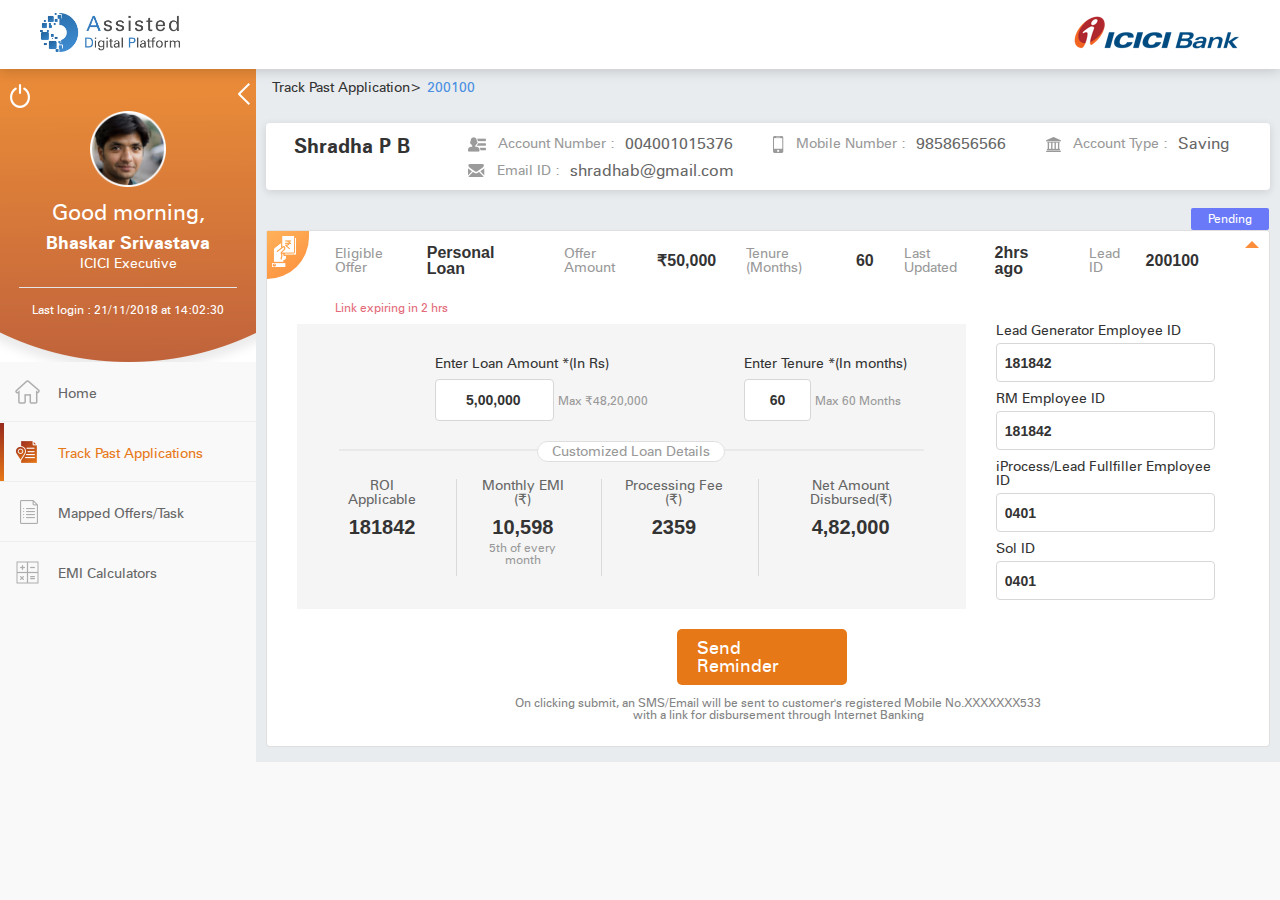
<file: HTML/ADP track past application_detail.html>
<!DOCTYPE html>
<html lang="en">

<head>
  <title>ADP track past application_detail</title>
  <meta charset="utf-8">
  <meta http-equiv="X-UA-Compatible" content="IE=edge">
  <meta name="viewport" content="width=device-width, initial-scale=1, user-scalable=no">
  <link rel="stylesheet" href="https://maxcdn.bootstrapcdn.com/bootstrap/4.3.1/css/bootstrap.min.css" />
  <link rel="stylesheet" href="https://stackpath.bootstrapcdn.com/font-awesome/4.7.0/css/font-awesome.min.css" />
  <link rel="stylesheet" href="css/jquery-ui.min.css" />
  <link rel="stylesheet" href="css/jquery.mCustomScrollbar.css" />
  <link rel="stylesheet" href="css/common.css" />
  <link rel="stylesheet" href="css/style.css" />
  <style>
</style>
</head>

<body>
  <!-- CONTAINER-FIXED START -->
  <div class="container-fixed">
        <!-- HEADER START-->
    <header class="custom-header d-flex justify-content-end align-items-center">
      <!-- LEFT-BOX START -->
      <div class="left-box right-logo">
        <div class="logo-box">
          <div class="head-nav-left"> 
            <span class="back-btn desk-hide"></span>
            <a href="home.html" class="assist-link">
              <img src="images/logo-op-3.png" alt="logo-img" class="logo-img logo-asist">
            </a>
          </div>

          <div class="head-nav-left">
            <a href="home.html">
              <img src="images/logo.png" alt="logo-img" class="logo-img mob-hide">
            </a>
            <a href="javascript:void(0)">
              <img src="images/hamburger.png" alt="logo-img" class="logo-img hambur-img desk-hide">
            </a>
            
        </div>
        </div>
      </div>
      <!-- LEFT-BOX END -->
    </header>
    <!-- HEADER END-->
    <!-- MAIN START-->
    <main class="adp-offer-changed-container">
      <!-- LEFT-BOX-START -->
      <div class="left-box">
        <!-- LEFT-INNER-START -->
        <div class="left-inner nav-bar ">
          <!-- TOP-NAV-BOX-START -->
          <div class="top-nav-box">
            <div class="nav-btn-box d-flex justify-content-between">
              <a href="javascript:void(0)" class="log-icon-anch hid-box">
                <img src="images/power-button.png" alt="log-icon" class="log-icon">
              </a>
              <a href="javascript:void(0)" class="menu-close-box mob-hide">
                <span class="close-btn-icon"></span>
              </a>
              <a href="javascript:void(0)" class="menu-cross-mob-box desk-hide">
                <img src="images/close.png" class="close-mob-btn" alt="close.png">
              </a>
            </div>
            <div class="login-img-box">
              <img src="images/login-img.png" alt="login-img.png" class="login-img">
            </div>
            <!-- NAV-CONTENT-BOX-START -->
            <div class="hid-box">
              <div class="nav-content-box">
                <h1 class="main-heading fsz-22 f-regular">
                  Good morning,
                </h1>
                <h3 class="headd">
                  Bhaskar Srivastava
                </h3>
                <p class="small-para">
                  ICICI Executive
                </p>
              </div>
              <!-- NAV-CONTENT-BOX-END -->
              <hr class="white-hr">
              <!-- SESSION-DETAIL-BOX-START -->
              <div class="session-detail-box">
                <p class="session-detail">
                  Last login : 21/11/2018 at 14:02:30
                </p>
              </div>
            </div>
            <!-- SESSION-DETAIL-BOX-END -->
          </div>
          <!-- TOP-NAV-BOX-END -->
          <!-- NAV-BOX-START -->
          <div class="nav-box">
            <ul class="nav-ul">
              <li class="nav-li">
                <a href="javscript:void(0)" class="nav-logo">
                  <img src="images/home-icon.png" alt="img.nav-icon" class="nav-icon-img home-icon">
                  <span class="nav-anch">Home</span>
                </a>
              </li>
              <li class="nav-li active">
                <a href="javscript:void(0)" class="nav-logo">
                  <img src="images/application-track-act.png" alt="img.nav-icon" class="nav-icon-img">
                  <span class="nav-anch">Track Past Applications</span>
                </a>
              </li>
              <li class="nav-li">
                <a href="javscript:void(0)" class="nav-logo">
                  <img src="images/task-unselected.png" alt="img.nav-icon" class="nav-icon-img">
                  <span class="nav-anch" style="">Mapped Offers/Task</span>
                </a>
              </li>
              <li class="nav-li">
                <a href="javscript:void(0)" class="nav-logo">
                  <img src="images/emi-calculator-unselected.png" alt="img.nav-icon" class="nav-icon-img">
                  <span class="nav-anch">EMI Calculators</span>
                </a>
              </li>
            </ul>
          </div>
          <!-- NAV-BOX-END -->
        </div>
        <!-- LEFT-INNER-END -->
      </div>
      <!-- LEFT-BOX-END -->
      <!-- RIGHT-BOX-START -->
      <div class="right-box">
        <!-- CUSTOM-BREAD-BOX-START -->
        <div class="custom-bread-box">
          <ul class="custom-bread-ul breadcrumb">
            <li>
              <a href="javascript:void(0)">
                Track Past Application&gt;
              </a>
            </li>
            <li>
              <a href="javascript:void(0)">
                200100
              </a>
            </li>
          </ul>
        </div>
        <!-- CUSTOM-BREAD-BOX-END -->
        <!-- RIGHT-INNER-BOX-START -->
        <div class="right-inner-box">
          <!-- ACC-DETAILS-BOX-START -->
          <div class="acc-details-box closee banner-white d-flex align-items-center">
            <div class="head-box">
              <h3 class="headd" data-target="#sorryModal" data-toggle="modal">
                Shradha P B
              </h3>
              <span class="cust-caret desk-hide banner-slide-btn"></span>
            </div>
            <div class="acc-detail-data-box d-flex">
              <div class="acc-detail-data">
                <img src="images/personal-id-card-of-a-man.png" alt="acc-det-icon " class="acc-det-icon acc-num-icon">
                <span class="acc-data-head">Account Number :</span>
                <span class="acc-data-para">004001015376</span>
              </div>
              <div class="acc-detail-data">
                <img src="images/smartphone.png" alt="acc-det-icon " class="acc-det-icon mob-num-icon">
                <span class="acc-data-head">Mobile Number :</span>
                <a class="acc-data-para blue-anch" href="tel:9858656566">9858656566</a>
              </div>
              <div class="acc-detail-data trd-col slider-up">
                <img src="images/bank-building.png" alt="acc-det-icon " class="acc-det-icon acc-type-icon">
                <span class="acc-data-head">Account Type :</span>
                <span class="acc-data-para">Saving</span>
              </div>
              <div class="acc-detail-data slider-up">
                <img src="images/black-back-closed-envelope-shape.png" alt="acc-det-icon " class="acc-det-icon acc-email-icon">
                <span class="acc-data-head">Email ID :</span>
                <a class="acc-data-para" href="javascript:void(0)">shradhab@gmail.com</a>
              </div>
            </div>
          </div>
          <!-- ACC-DETAILS-BOX-START -->
          <!-- OFFERS-BOX-START -->
          <div class="offers-contaner adp-track-offer-conatiner">
            <div class="offer-box track-past-offer-box">
              <div class="custom-container">
                <div id="accordion" class="cust-accordion">
                  <!-- CARD-1-START -->
                  <div class="card first-card">
                    <div class="card-header pending" data-toggle="collapse" data-target="#collapseOne">
                      <div class="card-link">
                        <div class="left-img-box">
                          <img src="images/cash.png" alt="credit-icon" class="accord-icon credit-icon">
                        </div>
                        <div class="accordion-header-box">
                          <div class="acc-detail-data">
                            <span class="acc-data-head">Eligible Offer</span>
                            <span class="acc-data-para numer-font numer-bold"">Personal Loan</span>
                          </div>
                          <div class="acc-detail-data">
                            <span class="acc-data-head">Offer Amount</span>
                            <span class="acc-data-para numer-font numer-bold">₹50,000</span>
                          </div>
                          <div class="acc-detail-data">
                            <span class="acc-data-head mob-hide">Tenure (Months)</span>
                            <span class="acc-data-head desk-hide">Tenure(M)</span>
                            <span class="acc-data-para numer-font numer-bold">60</span>
                          </div>
                          <div class="acc-detail-data">
                            <span class="acc-data-head mob-hide">Last Updated</span>
                            <span class="acc-data-head desk-hide">Last Updated</span>
                            <span class="acc-data-para numer-font numer-bold">2hrs ago</span>
                          </div>

                          <div class="acc-detail-data">
                            <span class="acc-data-head mob-hide">Lead ID</span>
                            <span class="acc-data-head desk-hide">Lead ID</span>
                            <span class="acc-data-para numer-font numer-bold">200100</span>
                          </div>

                          <div class="acc-detail-data appli-status">
                            <div class="appli-status-para appli-status-pos">
                              <img src="images/applied-mini.png" alt="applied-mini.png" class="applied-mini">Applied
                            </div>
                            <div class="appli-status-para appli-status-neg">
                              <img src="images/applied-neg-mini.png" alt="applied-mini.png" class="applied-mini">Not Applicable
                            </div>
                          </div>
                        </div>
                        <a href="javascript:void(0)" class="cust-caret"></a>
                      </div>

                    </div>
                    
                    <div id="collapseOne" class="collapse show" data-parent="#accordion">
                      <div class="card-body">
                        <!-- Link expire div start -->
                        <div class="link-expire-div">
                          <p class="text-expire">Link expiring in 2 hrs</p>
                        </div>
                        <!-- Link expire div end -->
                        <!-- CARD-BODY-CONTENT-START -->
                        <div class="card-body-content d-flex">
                          <div class="left-box">
                            <!-- UPPER-BOX-START -->
                            <div class="upper-box">
                              <div class="upper-left-box">
                                <div class="head-box">
                                  <p class="small-para">
                                    Enter Loan Amount *(In Rs)
                                  </p>
                                </div>
                                <div class="inp-container">
                                  <input type="tel" maxlength="7" class="range-field" value="5,00,000"/>
                                  <span class="max-txt">Max ₹48,20,000</span>
                                </div>
                              </div>
                              <div class="upper-right-box">
                                <div class="head-box">
                                  <p class="small-para">
                                    Enter Tenure *(In months)
                                  </p>
                                </div>
                                <div class="inp-container">
                                  <input type="tel" class="range-field" value="60" maxlength="2" />
                                  <span class="max-txt">Max 60 Months</span>
                                </div>
                              </div>
                            </div>
                            <!-- UPPER-BOX-END -->
                            <div class="hr-box grey">
                              <span class="hr-span">Customized Loan Details</span>
                            </div>
                            <div class="lower-box">
                              <div class="inner-itmes">
                                <h3 class="small-para">
                                  ROI Applicable
                                </h3>
                                <p class="headd">
                                  181842
                                </p>
                              </div>
                              <div class="inner-itmes">
                                <h3 class="small-para">
                                  Monthly EMI (₹)
                                </h3>
                                <p class="headd">
                                  10,598
                                </p>
                                <span class="small-para span-para mob-hide">
                                  5th of every month
                                </span>
                              </div>
                              <div class="inner-itmes">
                                <h3 class="small-para">
                                  Processing Fee (₹)
                                </h3>
                                <p class="headd">
                                  2359
                                </p>
                              </div>
                              <div class="inner-itmes">
                                <h3 class="small-para">
                                  Net Amount Disbursed(₹)
                                </h3>
                                <p class="headd">
                                  4,82,000
                                </p>
                              </div>
                            </div>
                          </div>

                          <!-- RIGHT-BOX_START -->
                          <div class="right-offer-box">
                            <div class="input-inner-box">
                              <div class="head-box">
                                <p class="small-para">
                                  Lead Generator Employee ID
                                </p>
                              </div>
                              <div class="inp-container">
                                <input class="range-field" value="181842">
                              </div>
                            </div>
                            <div class="input-inner-box">
                              <div class="head-box">
                                <p class="small-para">
                                  RM Employee ID
                                </p>
                              </div>
                              <div class="inp-container">
                                <input class="range-field" value="181842">
                              </div>
                            </div>
                            <div class="input-inner-box">
                              <div class="head-box">
                                <p class="small-para">
                                  iProcess/Lead Fullfiller Employee ID
                                </p>
                              </div>
                              <div class="inp-container">
                                <input class="range-field" value="0401">
                              </div>
                            </div>
                            <div class="input-inner-box">
                              <div class="head-box">
                                <p class="small-para">
                                  Sol ID
                                </p>
                              </div>
                              <div class="inp-container">
                                <input class="range-field" value="0401">
                              </div>
                            </div>
                          </div>
                          <!-- RIGHT-BOX_START -->
                          <!-- CARD-BODY-CONTENT-END -->

                          <!-- send remainder button div -->
                          <div class="btn-box d-flex btn-remainder">
                            <a href="javascript:void(0)" class="d-flex primary-btn justify-content-center align-items-center con-dis btn-send-remaind">
                              Send Reminder
                            </a>

                          </div>

                          <div class="btn-box btns-input-change">
                            <a href="javascript:void(0)" class="d-flex primary-btn justify-content-center align-items-center con-dis" data-target="#congModal" data-toggle="modal" id="submit">
                              Submit
                            </a>
                            <a href="javascript:void(0)" class="d-flex secondary-btn justify-content-center align-items-center con-dis save-btn">
                              Save
                            </a>
                          </div>
                          <div class="terms-txt terms-para terms-small terms-adp-past term-new-adp">
                            On clicking submit, an SMS/Email will be sent to customer's registered Mobile No.XXXXXXX533 <br />with a link for disbursement through Internet Banking
                          </div>
                        </div>
                      </div>
                    </div>
                    <!-- CARD-1-START -->
                  </div>
                  
                </div>
              </div>
            </div>
            <!-- OFFERS-BOX-END -->
          </div>
          <!-- RIGHT-INNER-BOX-END -->
        </div>
        <!-- RIGHT-BOX-END -->
      </div>
    </main>
    <!-- MAIN END-->

    <!-- TABLE TOAST MAG START --> 
    <div class="toast" role="alert" aria-live="assertive" aria-atomic="true" data-delay="3000"> 
      <div class="toast-body"> 
       Message Sent
     </div>
   </div> 

   
   <!-- TABLE TOAST MAG END -->
 </div>
 <!-- CONTAINER-FIXED END  -->



 <!-- MODAL-POP-START -->

 <!-- CONGRATS-MODAL-POP-START -->
 <!-- The Modal -->
 <div class="modal congModal" id="congModal">
  <div class="modal-dialog modal-dialog-centered">
    <div class="modal-content">
      <!-- Modal HEAD -->
      <div class="modal-header">
        <button type="button" class="close" data-dismiss="modal">&times;</button>
      </div>
      <!-- Modal HEAD -->

      <!-- Modal body -->
      <div class="modal-body">
        <div class="modal-conatiner congModal-container">
          <!-- customer login expired starts-->
          <div class="offerExpired-container">
            <div class="applynow-section">
              <div class="aplnw-icon">
                <img src="images/congratulation-icon.png" alt="congratulation-icon">
              </div><!-- aplnw-icon -->

              <div class="apllynw-contnet">
                <h1 class="congratstxt">Thank you!</h1>
                <p class="disburdtext">The Personal Loan request has been successfully placed.</p>

                <div class="veri-con-box">
                  <p class="veri-con-txt ">
                    An SMS and Email has been sent to customer for verification and confirmation.
                  </p>
                </div>
                <div class="customer-detail-box d-flex">
                  <h3 class="testi-txt">Customer Name :</h3>
                  <p class="headd">
                    Shradha P B
                  </p>
                </div>
                <div class="accountholderbox-container">
                  <div class="accountholderbox">
                    <div class="holderdetails">
                      <p class="holderlable">Lead ID</p>
                      <h2 class="holderinfo numer-font numer-bold">200100</h2>
                    </div>
                    <div class="holderdetails">
                      <p class="holderlable">Account Number</p>
                      <h2 class="holderinfo numer-font numer-bold">004001015376</h2>
                    </div>
                    <div class="holderdetails border-non">
                      <p class="holderlable">Account Type</p>
                      <h2 class="holderinfo">Saving A/C</h2>
                    </div>
                    <div class="holderdetails">
                      <p class="holderlable">Net Amount Disbursed</p>
                      <h2 class="holderinfo numer-font numer-bold">₹50,000</h2>
                    </div>
                    <div class="holderdetails border-non">
                      <p class="holderlable">Tenure (Month)</p>
                      <h2 class="holderinfo"><i class="numer-font numer-bold">60</i> Months</h2>
                    </div>  
                    <div class="holderdetails">
                      <p class="holderlable">EMI</p>
                      <h2 class="holderinfo numer-font numer-bold">₹1000</h2>
                    </div>
                  </div>                                              
                </div><!-- accountholderbox -->

                <div class="btn-box d-flex">
                  <a href="javascript:void(0)" class="d-flex secondary-btn justify-content-center align-items-center con-dis back-offers-btn" class="close" data-dismiss="modal">
                    Back to offers
                  </a>
                  <a href="javascript:void(0)" class="d-flex primary-btn justify-content-center align-items-center con-dis">
                    Track Application
                  </a>
                </div>             

              </div><!-- apllynw-contnet -->
            </div><!-- applynow-section -->
          </div>
          <!-- customer login expired ends-->
        </div>
      </div>
    </div>
  </div>
</div>
<!-- OTP-MODAL-POP-START -->


<!-- CONGRATS-MODAL-POP-START -->
<!-- The Modal -->
<div class="modal sorryModal" id="sorryModal">
  <div class="modal-dialog modal-dialog-centered">
    <div class="modal-content">

      <!-- Modal body -->
      <div class="modal-body">
        <button type="button" class="close" data-dismiss="modal">&times;</button>
        <div class="modal-conatiner sorryModal-container">
          <!-- customer login expired starts-->
          <div class="offerExpired-container">
            <div class="applynow-section">
              <div class="aplnw-icon">
                <div class="aplnw-icon-inner">

                </div>
              </div><!-- aplnw-icon -->

              <div class="apllynw-contnet">
                <p class="disburdtext">
                The Loan request has been Failed  due to some technical problem for</p>
                <div class="customer-detail-box d-flex">
                  <h3 class="testi-txt">Customer Name :</h3>
                  <p class="headd">
                    Shradha P B
                  </p>
                </div>
                <div class="accountholderbox-container">
                  <div class="accountholderbox">
                    <div class="holderdetails">
                      <p class="holderlable">Lead ID</p>
                      <h2 class="holderinfo numer-font numer-bold">200100</h2>
                    </div>
                    <div class="holderdetails">
                      <p class="holderlable">Account Number</p>
                      <h2 class="holderinfo numer-font numer-bold">004001015376</h2>
                    </div>
                    <div class="holderdetails">
                      <p class="holderlable">Account Type</p>
                      <h2 class="holderinfo">Saving A/C</h2>
                    </div>
                    <div class="holderdetails">
                      <p class="holderlable">Net Amount Disbursed</p>
                      <h2 class="holderinfo numer-font numer-bold">₹50,000</h2>
                    </div>
                    <div class="holderdetails">
                      <p class="holderlable">Tenure (Month)</p>
                      <h2 class="holderinfo"><i class="numer-font numer-bold">60</i> Months</h2>
                    </div>  
                    <div class="holderdetails">
                      <p class="holderlable">EMI</p>
                      <h2 class="holderinfo numer-font numer-bold">₹1000</h2>
                    </div>
                  </div>                                              
                </div><!-- accountholderbox -->

                <div class="btn-box d-flex">
                  <a href="javascript:void(0)" class="d-flex primary-btn justify-content-center align-items-center con-dis">
                    Try Again
                  </a>
                </div>             

              </div><!-- apllynw-contnet -->
            </div><!-- applynow-section -->
          </div>
          <!-- customer login expired ends-->
        </div>
      </div>
    </div>
  </div>
</div>
<!-- OTP-MODAL-POP-START -->
<!-- MODAL-POP-END -->



<script src="https://ajax.googleapis.com/ajax/libs/jquery/3.3.1/jquery.min.js"></script>
<script src="https://cdnjs.cloudflare.com/ajax/libs/popper.js/1.14.7/umd/popper.min.js"></script>
<script src="https://maxcdn.bootstrapcdn.com/bootstrap/4.3.1/js/bootstrap.min.js"></script>
<script src="js/jquery-ui.min.js"></script>
<script src="js/jquery.ui.touch-punch.min.js"></script>
<script src="js/jquery.mCustomScrollbar.concat.min.js"></script>
<script src="js/common.js"></script>
<script>
  // SLIDER-JS-START
  $(document).ready(function()

  {
    $(window).scroll(function(){
      var sticky = $('.left-inner.nav-bar'),
      scroll = $(window).scrollTop();
      if (scroll >= 70) sticky.addClass('fixed-head');
      else sticky.removeClass('fixed-head');
    });
  });

  $("#changed-check").click(function() {
    if($('#changed-check').is(':checked')) { 
      $('#submit').removeClass('disabled');
    } else {
      $('#submit').addClass('disabled');
    }
  });

  $("#changed-check2").click(function() {
    if($('#changed-check2').is(':checked')) { 
      $('#submit2').removeClass('disabled');
    } else {
      $('#submit2').addClass('disabled');
    }
  });

  $("#changed-check3").click(function() {
    if($('#changed-check3').is(':checked')) { 
      $('#submit3').removeClass('disabled');
    } else {
      $('#submit3').addClass('disabled');
    }
  });


  /*show submit and save button onchange of input field*/
  $(".range-field").change(function() {
    $(".btns-input-change").addClass("d-flex");
    $(".btn-remainder").addClass("hide");
  });

  /*show toast message*/
  $('.btn-send-remaind').click(function(){ 
    $('.toast').toast('show');
    $(this).addClass('disabled');
  });

  $('.btns-input-change .save-btn').click(function(){
    //alert("in");
    $(this).closest(".card").find(".card-header").removeClass("pending");
    $(this).closest(".card").find(".card-header").addClass("saved");
    $(this).closest(".btns-input-change").removeClass("d-flex").addClass("d-none");
    $(this).closest(".card").find(".btn-remainder").removeClass('hide');

  })

</script>
</body>

</html>
</file>
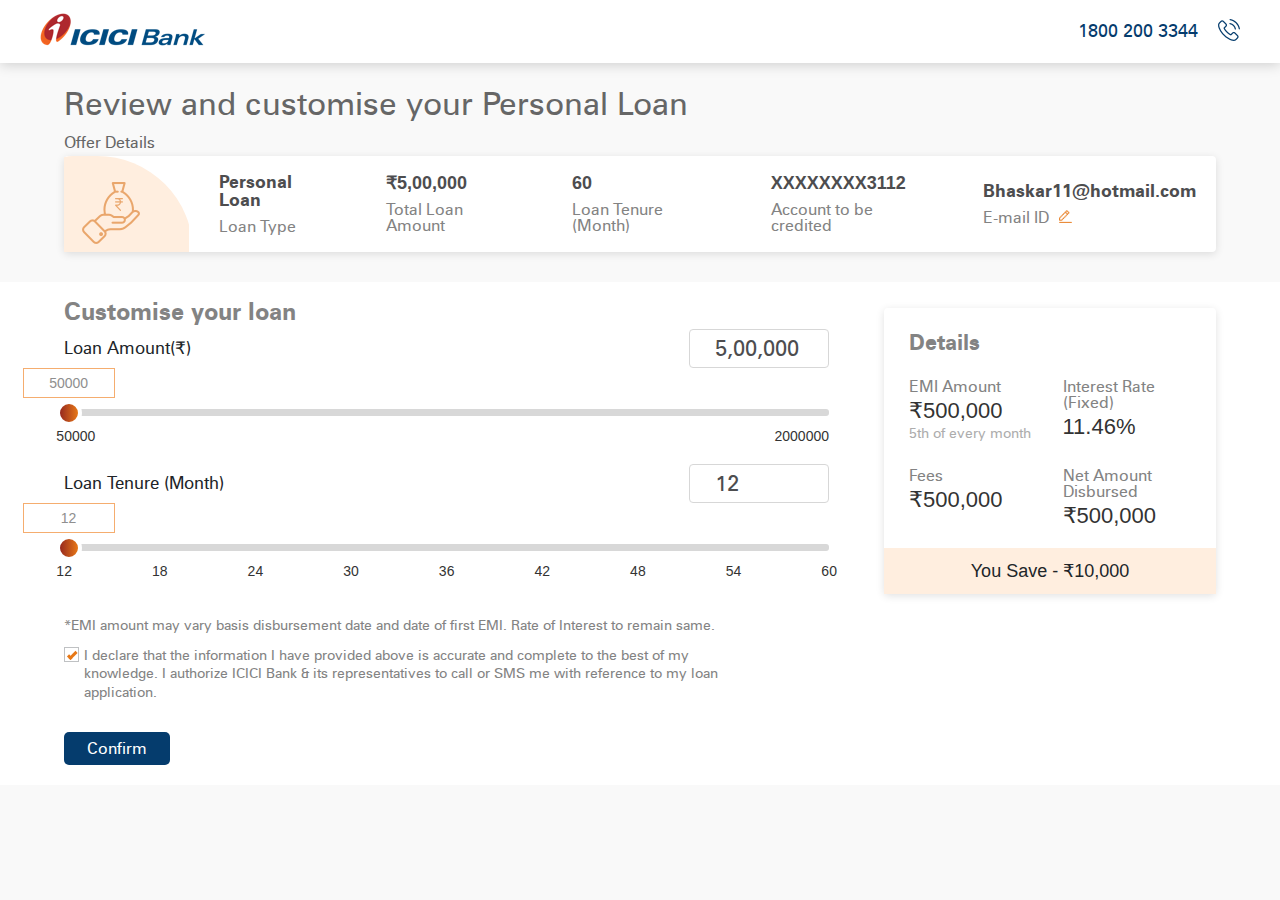
<file: HTML/customer-home.html>
<!DOCTYPE html>
<html lang="en">

<head>
	<title>Customer Home</title>
	<meta charset="utf-8">
	<meta http-equiv="X-UA-Compatible" content="IE=edge">
	<meta name="viewport" content="width=device-width, initial-scale=1, user-scalable=no">
	<link rel="icon" href="images/fevicon.png" type="image/gif" sizes="16x16">
	<link rel="stylesheet" href="https://maxcdn.bootstrapcdn.com/bootstrap/4.3.1/css/bootstrap.min.css" />
	<link rel="stylesheet" href="https://stackpath.bootstrapcdn.com/font-awesome/4.7.0/css/font-awesome.min.css" />
	<link rel="stylesheet" href="css/jquery-ui.min.css" />
	<link rel="stylesheet" href="css/jquery.mCustomScrollbar.css" />
	<link rel="stylesheet" href="css/common.css" />
	<link rel="stylesheet" href="css/style.css" />
</head>

<body>
	<!-- CONTAINER-FIXED START -->
	<div class="container-fixed">
		<!-- HEADER START-->
		<header class="custom-header d-flex justify-content-between align-items-center">
			<!-- LEFT-BOX START -->
			<div class="left-box">
				<div class="logo box">
					<a href="home.html">
						<img src="images/logo.png" alt="logo-img" class="logo-img">
					</a>
				</div>
			</div>
			<!-- LEFT-BOX END -->
			<!-- RIGHT-BOX START -->
			<div class="right-box align-items-center ">
				<h3 class="head-link">
					1800 200 3344
				</h3>
				<div class="call-logo-box">
					<a href="tel:1800 200 3344">
						<img src="images/phone-call.png" alt="call-img" class="call-img">
					</a>
				</div>
			</div>
			<!-- RIGHT-BOX END -->

			<!-- MENU BURGER START -->
			<div class="menu-burger d-lg-none">
				<div class="burger-line burger-line1"></div>
				<div class="burger-line burger-line2"></div>
				<div class="burger-line burger-line3"></div>
			</div>
			<!-- MENU BURGER END -->
		</header>
		<!-- HEADER END-->

		<!-- MAIN START-->
		<main class="customer-home-container">
			<!-- CUSTOMER-HOME-START -->
			<div class="top-content">
				<div class="head-box">
					<h1 class="light-head">
						Review and customise your Personal Loan
					</h1>	
				</div>
				<div class="offer-detail-box">
					<span class="offer-span md-text mob-hide">
						Offer Details
					</span>
					<div class="offer-detail-content banner-white d-flex align-items-center">
						<div class="image-curve-box hide-ban">
							<div class="image-curve">
								<img src="images/personal-loan-icon.png" alt="personal-loan-icon.png" class="personal-loan-icon banner-icon">
							</div>
						</div>
						<div class="banner-content hide-ban">
							<h3 class="banner-head">
								Personal Loan
							</h3>
							<p class="banner-para">
								Loan Type
							</p>
						</div>
						<div class="banner-content hide-ban">
							<h3 class="banner-head numer-font numer-bold">
								<span class="rupper-sign"> &#8377;</span>5,00,000
							</h3>
							<p class="banner-para">
								Total Loan Amount
							</p>
						</div>
						<div class="banner-content hide-ban">
							<h3 class="banner-head numer-font numer-bold">
								60
							</h3>
							<p class="banner-para">
								Loan Tenure (Month)
							</p>
						</div>
						<div class="banner-content">
							<h3 class="banner-head numer-font numer-bold">
								XXXXXXXX3112
							</h3>
							<p class="banner-para">
								Account to be credited
							</p>
						</div>
						<div class="banner-content">
							<h3 class="banner-head">
								Bhaskar11@hotmail.com
							</h3>
							<p class="banner-para">
								E-mail ID<span class="edit-icon modal-btn" data-target="#emailModal"></span>
							</p>
						</div>
					</div>
				</div>
			</div>
			<!-- BOTTOM-CONTENT-START -->
			<div class="bottom-content white-bg d-flex">
				<!-- LEFT-BOX_START -->
				<div class="left-box">
					<div class="head-box hide-ban">
						<h3 class="sub-heading grey-txt">
							Customise your loan
						</h3>
					</div>
					<div class="slider-com-conatiner">
						<div class="loan-am-box d-flex">
							<span class="loan-txt label-txt">Loan Amount(<i class="rupper-sign">&#8377;</i>)</span>
							<input class="range-field" value="5,00,000" id="amount-range">
						</div>
						<div class="upper-slider comm-slider-box">
							<div class="slider-box">
								<div id="coloredSlider"></div>
							</div>
						</div>
					</div>
					<div class="slider-com-conatiner slider-conatiner-1">	
						<div class="loan-am-box d-flex">
							<span class="loan-txt label-txt">Loan Tenure (Month)</span>
							<input class="range-field" value="12" id="tenure-range">
						</div>
						<div class="lower-slider comm-slider-box">
							<div class="slider-box">
								<div id="coloredSlider1"></div>
							</div>
						</div>
					</div>
				</div>
				<!-- LEFT-BOX_END -->

				<!-- RIGHT-BOX-START -->
				<div class="right-box">
					<div class="right-inner-box banner-white">
						<h3 class="sub-heading grey-txt fsz-22 mob-hide">
							Details
						</h3>
						<div class="card-box d-flex flex-wrap">
							<div class="card-inner ">
								<div class="card-head banner-para">
									EMI Amount
								</div>
								<span class="fsz-22 card-para numer-font">
									₹500,000
								</span>
								<p class="emi-foot">
									5th of every month
								</p>
							</div>
							<div class="card-inner right-cards">
								<div class="card-head banner-para">
									Interest Rate (Fixed)
								</div>
								<span class="fsz-22 card-para numer-font">
									11.46%
								</span>
							</div>
							<div class="card-inner cols-2-card">
								<div class="card-head banner-para">
									Fees
								</div>
								<span class="fsz-22 card-para numer-font ">
									₹500,000
								</span>
							</div>
							<div class="card-inner right-cards cols-2-card">
								<div class="card-head banner-para">
									Net Amount Disbursed
								</div>
								<span class="fsz-22 card-para numer-font">
									₹500,000
								</span>
							</div>
						</div>
						<div class="card-foot numer-font">
							You Save  - <span class="rupper-sign"> ₹</span>10,000
						</div>
					</div>
				</div>
				<!-- RIGHT-BOX-END -->
			</div>
			<div class="emi-bottom-box">
				<div class="terms-box">
					<div class="terms-txt terms-para">
						<p>
						*EMI amount may vary basis disbursement date and date of first EMI. Rate of Interest to remain same.
						</p>
						<div class="consent-box">
							<div class="cust-check">
							  <input type="checkbox" checked="checked" name="agree-check1">
							  <span class="checkmark"></span>
							</div>
							<p class="term-s">
							I declare that the information I have provided above is accurate and complete to the best of my knowledge. I authorize ICICI Bank & its representatives to call or SMS me with reference to my loan application.
							</p>
						</div>
					</div>
				</div>
				<div class="btn-box">
					<a href="javascript:void(0)" class="d-flex tertiary-btn justify-content-center align-items-center con-dis">
						Confirm
					</a>
				</div>
			</div>
			<!-- BOTTOM-CONTENT-END -->
			<!-- BOTTOM-BOX-START -->
			<div class="bottom-box ">
				<div class="grey-box direct-box d-flex">
					<div class="left-direct-box d-flex">
						<h3 class="direct-text">
							Are you a Director/Relative of Director of ICICI Bank or any other Bank? OR Are you a Senior Officer at ICICI Bank
						</h3>
						<div class="switch-box">
							<label class="switch">
							  <input type="checkbox" name="switch-check" class="switch-check">
							  <span class="slider">
							  	<i class="left-switch comm-switch">Yes</i>
							  	<i class="right-switch comm-switch active">No</i>
							  </span>
							</label>
						</div>
					</div>
					<div class="relation-drop-box">	
						<div class="dropdown relation-box">
							<span class="drop-slider">
								Select Relationship
							</span>
						  <button type="button" class="btn dropdown-toggle" data-toggle="dropdown"></button>
						  <div class="dropdown-menu relation-drop-op cust-scroll">
						    <a class="dropdown-item drop-cust-item" href="javascript:void(0)">
						    	Self
						    </a>
						  	<a class="dropdown-item drop-cust-item" href="javascript:void(0)">
						    	Daughter
						    </a>
						    <a class="dropdown-item drop-cust-item" href="javascript:void(0)">
						    	Daughters Husband
						    </a>
						    <a class="dropdown-item drop-cust-item" href="javascript:void(0)">
						    	Father
						    </a>
						    <a class="dropdown-item drop-cust-item" href="javascript:void(0)">
						    	Husband
						    </a>
						    <a class="dropdown-item drop-cust-item" href="javascript:void(0)">
						    	Members of a Hindu <br>Undivided Family
						    </a>
						    <a class="dropdown-item drop-cust-item" href="javascript:void(0)">
						    	Mother
						    </a>
						    <a class="dropdown-item drop-cust-item active" href="javascript:void(0)">
						    	Brother
						    </a>
						    <a class="dropdown-item drop-cust-item" href="javascript:void(0)">
						    	Sister
						    </a>
						    <a class="dropdown-item drop-cust-item" href="javascript:void(0)">
						    	Son
						    </a>
						    <a class="dropdown-item drop-cust-item" href="javascript:void(0)">
						    	Sons Wife
						    </a>
						    <a class="dropdown-item drop-cust-item" href="javascript:void(0)">
						    	Wife
						    </a>
						  </div>
						</div>
					</div>
				</div>
				<div class="last-box">
					<div class="agree-check-box">	
						<div class="cust-check">
						  <input type="checkbox" checked="checked" name="agree-check">
						  <span class="checkmark"></span>
						</div>
						<div class="terms-txt terms-para">
							I have read the <a href="javascript:void(0)" class="orange-anch"> agreement documents</a>, Also agree to all the Declarations and <a href="javascript:void(0)" class="orange-anch">Terms and Conditions</a>
						</div>
					</div>
					<div class="btn-box dis-btn-box">
						<a href="javascript:void(0)" class="d-flex tertiary-btn justify-content-center align-items-center modal-btn" data-target="#otpModal">
							Disburse Now
						</a>
					</div>
					<div class="otp-verify">
						<p class="otp-text ">
							OTP will be sent for verification
						</p>
					</div>
				</div>
			</div>
			<!-- BOTTOM-BOX-END -->
			<!-- CUSTOMER-HOME-END -->
		</main>
		<!-- MAIN END-->

		<!-- FOOTER START-->
<!-- 		<footer>
			@ Copyright 2001-2014 Copyright .in - All Rights Reserved
		</footer> -->
		<!-- FOOTER END-->
	</div>
	<!-- CONTAINER-FIXED END  -->

	<!-- MODAL-POP-START -->
	
	<!-- OTP-MODAL-POP-START -->
	<!-- The Modal -->
	<div class="modal otpModal" id="otpModal">
	  <div class="modal-dialog modal-dialog-centered">
	    <div class="modal-content">
	      <!-- Modal body -->
	      <div class="modal-body">
	        <div class="modal-conatiner otp-container">
	        	<div class="head-box">
	        		<h3 class="headd">
	        			Enter the OTP received on your registered mobile number to authorise the transaction
	        		</h3>
	        	</div>
	        	<div class="number-span-box">
	        		<span class="number-span label-txt numer-font ">
	        			98XXXXXX28
	        		</span>
	        	</div>
	        	<!-- OTP-BOX START -->
	        	<div class="otp-box">
	        		<span class="otp-counter">
	        			00:00
	        		</span>
	        		<div class="otp-num-inp">
	        			<input class="Box productkey1 input-box otp-box" type="text" name="number1" maxlength="1" placeholder="">
	        			<input class="Box productkey2 input-box otp-box" type="text" name="number2" maxlength="1" placeholder="">
	        			<input class="Box productkey3 input-box otp-box" type="text" name="number3" maxlength="1" placeholder="">
	        			<input class="Box productkey4 input-box otp-box" type="text" name="number4" maxlength="1" placeholder="">
	        			<input class="Box productkey4 input-box otp-box" type="text" name="number5" maxlength="1" placeholder="">
	        			<input class="Box productkey4 input-box otp-box" type="text" name="number6" maxlength="1" placeholder="">
	        		</div>
	        		<div class="resend-otp-box">
	        			<a href="javascript:void(0)" class="orange-anch">
	        				Resend OTP
	        			</a>
	        		</div>
	        	</div>
	        	<!-- OTP-BOX END -->
						<div class="btn-group d-flex">
							<a href="javascript:void(0)" class="d-flex tertiary-btn inact justify-content-center align-items-center" data-dismiss="modal">
								Cancel
							</a>
							<a href="customerCongratulation.html" class="d-flex tertiary-btn justify-content-center align-items-center">
								Confirm
							</a>
						</div>
	        </div>
	        <div class="terms-box">
					<div class="terms-txt terms-para">
						Please do  not share OTP with anyone, even if the person claims to be an ICICI Bank officials.
						For further details please <a href="javscript:void(0)" class="orange-anch">click here</a>
					</div>
				</div>
	      </div>
	    </div>
	  </div>
	</div>
	<!-- OTP-MODAL-POP-START -->


	<!-- EMAIl-MODAL-POP-START -->
	<!-- The Modal -->
	<div class="modal emailModal" id="emailModal">
	  <div class="modal-dialog modal-dialog-centered">
	    <div class="modal-content">
	      <!-- Modal body -->
	      <div class="modal-body">
	        <div class="modal-conatiner otp-container">
	        	<div class="head-box">
	        		<h3 class="headd">
	        			Update E-mail ID
	        		</h3>
	        	</div>
	        	<div class="input-box email-inp-box">
	        		<input class="email-inp-field text-inp-box" value="Bhaskar11@hotmail.com" maxlength="30" id="email-update" type="email">
	        	</div>

						<div class="btn-group d-flex">
							<a href="javascript:void(0)" class="d-flex tertiary-btn inact justify-content-center align-items-center" data-dismiss="modal">
								Cancel
							</a>
							<a href="javascript:void(0)" class="d-flex tertiary-btn justify-content-center align-items-center">
								Confirm
							</a>
						</div>
	        </div>
	      </div>
	    </div>
	  </div>
	</div>
	<!-- EMAIl-MODAL-POP-START -->

	<!-- MODAL-POP-END -->
	<script src="https://ajax.googleapis.com/ajax/libs/jquery/3.3.1/jquery.min.js"></script>
	 <script src="https://cdnjs.cloudflare.com/ajax/libs/popper.js/1.14.7/umd/popper.min.js"></script>
	<script src="https://maxcdn.bootstrapcdn.com/bootstrap/4.3.1/js/bootstrap.min.js"></script>
	<script src="js/jquery-ui.min.js"></script>
	<script src="js/jquery.ui.touch-punch.min.js"></script>
	<script src="js/jquery.mCustomScrollbar.concat.min.js"></script>
	<script src="js/common.js"></script>
	<script>
			$(".ui-slider-handle").draggable();
    
		// SLIDER-JS-START
		$(document).ready(function()
		{
      // UI SLIDER START
	    function custSlider(slideName,minVal,maxVal,stepVal)
	    {
	      // SLIDER JS START
	      $(slideName).slider({
	        orientation: "horizontal",
	        range: "min",
	        min:minVal,
	        max: maxVal,
	        step:stepVal,
	        value: 0,
	        slide: function (event, ui) 
	        {
	          $(slideName).find(".range-tooltip").html(ui.value);
	          $(slideName).closest(".slider-com-conatiner").find(".range-field").val(ui.value);
	        }
	      });
	      myColor="linear-gradient(to left, #f5b033, #e77817)";
	      $(slideName).find(".ui-slider-range" ).css( "background-image", myColor );
	      var myRangeBtn="linear-gradient(to left, #e77817, #97291e)"
	      $(slideName).find(".ui-state-default, .ui-widget-content .ui-state-default" ).css( 
	        {"background-image": myRangeBtn,
	          "border-radius":"100%",
	          "border":"solid 4px #ffffff",
	          "width": "26px",
	          "height": "26px",
	          "top": "50%",
	          "transform": "translateY(-50%)"
	        } );
	      $(slideName).css("background","#d8d8d8");

	    }


    // UI SLIDER END
			custSlider(coloredSlider,50000,2000000,10000);
   		custSlider(coloredSlider1,12,60,6);
			// ui-slider-HANDLE
			// ui-slider-HANDLE-END

			$("#coloredSlider1").slider().each(function() 
    {
      //
      // Add labels to slider whose values 
      // are specified by min, max and whose
      // step is set to 1
      //
      // Get the options for this slider
      var opt = $(this).data().uiSlider.options;
      // Get the number of possible values
      var vals = opt.max - opt.min;
      var j=0;
      $(this).find(".ui-slider-handle").html("<i class='range-tooltip'>"+opt.min+"</i>");
      // Space out values
      for (var i = opt.min; i <= opt.max ; i+=6 ) 
      {
        var el = $('<label>'+(i)+'</label>').css('left',(j/vals*100)+'%');
        $( "#coloredSlider1" ).append(el);
        j+=6;
      }
    });

    $("#coloredSlider").slider().each(function() 
    {
      //
      // Add labels to slider whose values 
      // are specified by min, max and whose
      // step is set to 1
      //
      // Get the options for this slider
      var opt = $(this).data().uiSlider.options;
      // Get the number of possible values
      var vals = opt.max - opt.min;
      var j=0;
  		$(this).find(".ui-slider-handle").html("<i class='range-tooltip'>"+opt.min+"</i>");
      // Space out values
      for (var i = opt.min; i <= opt.max ; i+=6 ) 
      {
        if(i==opt.min)
        {
        var el = $('<label>'+(i)+'</label>').css('left',(0)+'%');
        $( "#coloredSlider" ).append(el);
        }
        else if(i==opt.max )
        {
          var el = $('<label>'+(i)+'</label>').css('right',(0)+'%');
          $( "#coloredSlider" ).append(el);

        }
        j+=1;

      }
    });
    $(".relation-drop-op").mCustomScrollbar({
    	axis:"y"
    });
		});


	</script>

</body>

</html>
</file>
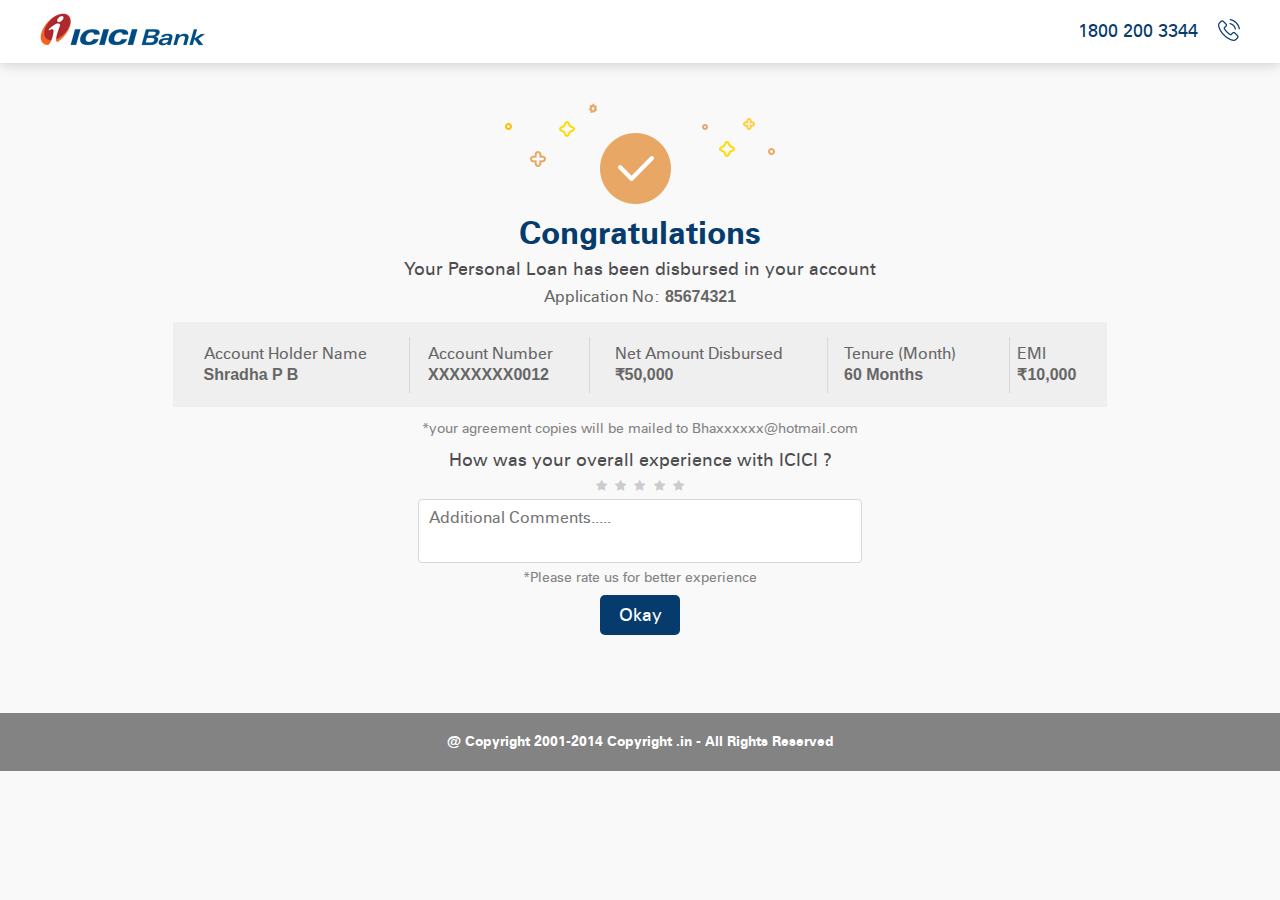
<file: HTML/customerCongratulation.html>
<!DOCTYPE html>
<html lang="en">

<head>
	<title>Customer Congratulation</title>
	<meta charset="utf-8">
	<meta http-equiv="X-UA-Compatible" content="IE=edge">
	<meta name="viewport" content="width=device-width, initial-scale=1">
	<link rel="icon" href="images/fevicon.png" type="image/gif" sizes="16x16">
	<link rel="stylesheet" href="https://maxcdn.bootstrapcdn.com/bootstrap/4.3.1/css/bootstrap.min.css" />
	<link rel="stylesheet" href="https://stackpath.bootstrapcdn.com/font-awesome/4.7.0/css/font-awesome.min.css" />
	<link rel="stylesheet" href="css/common.css" />
	<link rel="stylesheet" href="css/style.css" />
	<link rel="stylesheet" href="css/slick.css" /> 

</head>

<body>
	<!-- CONTAINER-FIXED START -->
	<div class="container-fixed">
		<!-- HEADER START-->
		<header class="custom-header d-flex justify-content-between align-items-center">
			<!-- LEFT-BOX START -->
			<div class="left-box">
				<div class="logo box">
					<a href="home.html">
						<img src="images/logo.png" alt="logo-img" class="logo-img">
					</a>
				</div>
			</div>
			<!-- LEFT-BOX END -->
			<!-- RIGHT-BOX START -->
			<div class="right-box d-flex align-items-center">
				<h3 class="head-link">
					1800 200 3344
				</h3>
				<div class="call-logo-box">
					<a href="tel:1800 200 3344">
						<img src="images/phone-call.png" alt="call-img" class="call-img">
					</a>
				</div>
			</div>
			<!-- RIGHT-BOX END -->
		</header>
		<!-- HEADER END-->

		<!-- MAIN START-->
		<main class="login-customer">
			
			<!-- customer login expired starts-->
				<div class="offerExpired-container">
					<div class="applynow-section">
						<div class="aplnw-icon">
							<img src="images/congratulation-icon.png" alt="congratulation-icon">
						</div><!-- aplnw-icon -->

						<div class="apllynw-contnet">
							<h1 class="congratstxt">Congratulations</h1>
							<p class="disburdtext">Your Personal Loan has been disbursed in your account </p>
							<div class="app-no-box">
								<h3 class="application-header holderlable">Application No: </h3>
								<p class="application-no holderinfo numer-font numer-bold"> 85674321</p>
							</div>
							
							<div class="accountholderbox">
								<div class="holderdetails">
									<p class="holderlable"><span class="mob-hide">Account</span> <span class="accno">A/c</span> Holder Name</p>
									<h2 class="holderinfo numer-font numer-bold">Shradha P B</h2>
								</div>
								<div class="holderdetails">
									<p class="holderlable">Account Number</p>
									<h2 class="holderinfo numer-font numer-bold">XXXXXXXX0012</h2>
								</div>
								<div class="holderdetails">
									<p class="holderlable">Net Amount Disbursed</p>
									<h2 class="holderinfo numer-font numer-bold">₹50,000</h2>
								</div>
								<div class="holderdetails">
									<p class="holderlable">Tenure (Month)</p>
									<h2 class="holderinfo numer-font numer-bold">60 Months</h2>
								</div>	
								<div class="holderdetails">
									<p class="holderlable">EMI</p>
									<h2 class="holderinfo numer-font numer-bold">₹10,000</h2>
								</div>																							
							</div><!-- accountholderbox -->

							<p class="agreemettxt">*your agreement copies will be mailed to Bhaxxxxxx@hotmail.com</p>

							<div class="congo-usecase">
								<h3 class="experiencetxt">How was your overall experience with ICICI ?</h3>

								<!-- <div class="star-rating">
									<span class="fa fa-star checked"></span>
									<span class="fa fa-star checked"></span>
									<span class="fa fa-star checked"></span>
									<span class="fa fa-star"></span>
									<span class="fa fa-star"></span>
								</div> -->

								  <!-- Rating Stars Box -->
								  <div class='rating-stars text-center'>
								    <ul id='stars'>
								      <li class='star' title='Poor' data-value='1'>
								        <i class='fa fa-star fa-fw'></i>
								      </li>
								      <li class='star' title='Fair' data-value='2'>
								        <i class='fa fa-star fa-fw'></i>
								      </li>
								      <li class='star' title='Good' data-value='3'>
								        <i class='fa fa-star fa-fw'></i>
								      </li>
								      <li class='star' title='Excellent' data-value='4'>
								        <i class='fa fa-star fa-fw'></i>
								      </li>
								      <li class='star' title='WOW!!!' data-value='5'>
								        <i class='fa fa-star fa-fw'></i>
								      </li>
								    </ul>
								  </div>
								<!-- Rating Stars Box -->


								<div class="congo-txtarea">
									<textarea name="add" placeholder="Additional Comments....." maxlength="180"></textarea>
								</div>
								
								<p class="betterexptxt">*Please rate us for better experience</p>

								<div class="btn-box btnboxpadd">
									<a href="javascript:void(0)" class="d-flex tertiary-btn justify-content-center align-items-center">
										Okay
									</a>
								</div>
							</div><!-- congo-usecase -->
						</div><!-- apllynw-contnet -->

						
					</div><!-- applynow-section -->
				</div>
			<!-- customer login expired ends-->


		</main>
		<!-- MAIN END-->

		<!-- FOOTER START-->
		<footer class="bottomabsffoter">
			@ Copyright 2001-2014 Copyright .in - All Rights Reserved
		</footer>
		<!-- FOOTER END-->
	</div>
	<!-- CONTAINER-FIXED END  -->
	<script src="https://ajax.googleapis.com/ajax/libs/jquery/3.3.1/jquery.min.js"></script>
	<script src="https://maxcdn.bootstrapcdn.com/bootstrap/4.3.1/js/bootstrap.min.js"></script>
	<script src="js/slick.min.js"></script>
	<script src="js/common.js"></script>
	<script type="text/javascript">
	   // $(".contiLifeinsurancebtn a").click(function(){
	   //    $(".congo-usecase").show();
	   //    $(".contiLifeinsurancebtn").hide();
	   //  });
	</script>

</body>

</html>
</file>
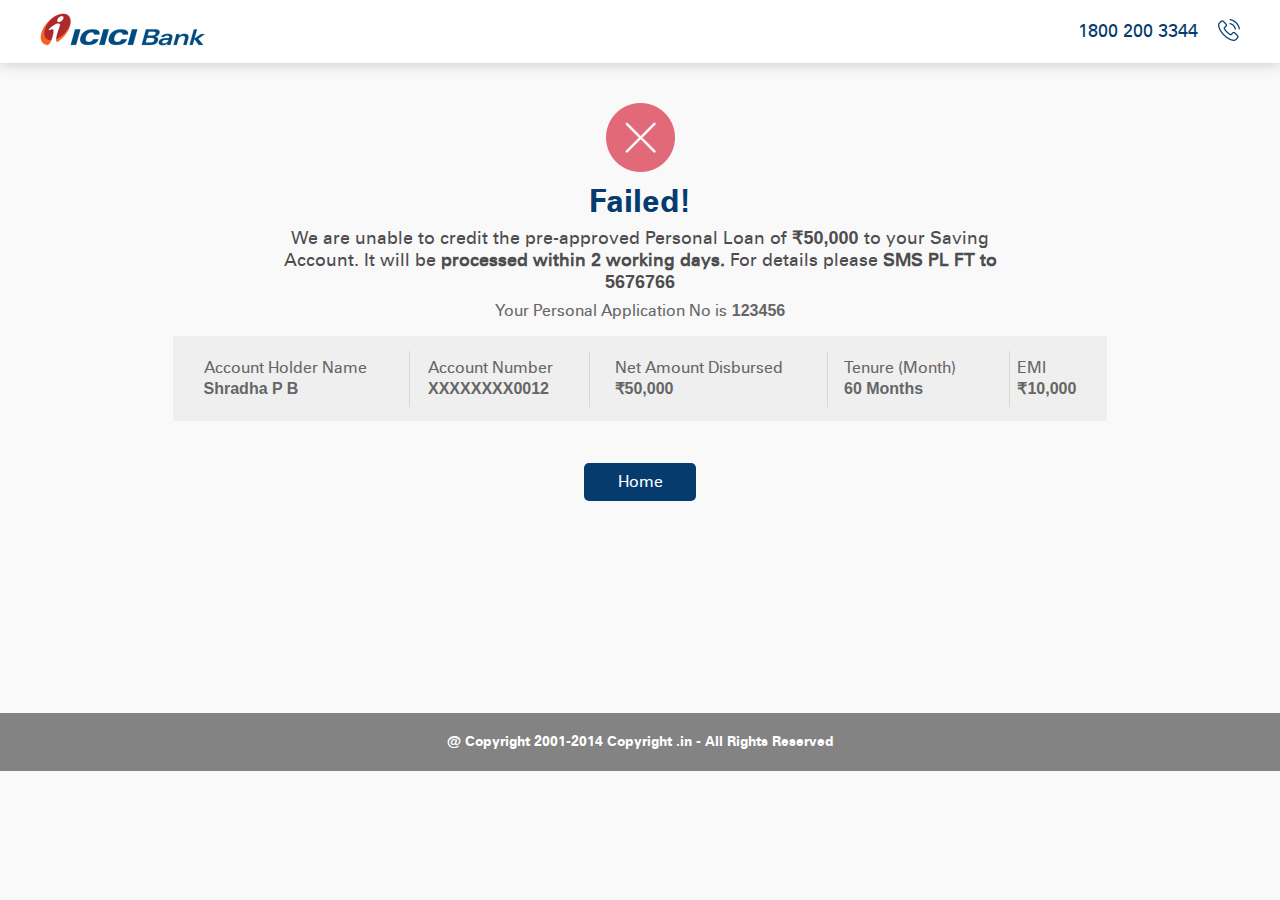
<file: HTML/customerLoanFailed.html>
<!DOCTYPE html>
<html lang="en">

<head>
	<title>Customer Loan Failed</title>
	<meta charset="utf-8">
	<meta http-equiv="X-UA-Compatible" content="IE=edge">
	<meta name="viewport" content="width=device-width, initial-scale=1">
	<link rel="icon" href="images/fevicon.png" type="image/gif" sizes="16x16">
	<link rel="stylesheet" href="https://maxcdn.bootstrapcdn.com/bootstrap/4.3.1/css/bootstrap.min.css" />
	<link rel="stylesheet" href="https://stackpath.bootstrapcdn.com/font-awesome/4.7.0/css/font-awesome.min.css" />
	<link rel="stylesheet" href="css/common.css" />
	<link rel="stylesheet" href="css/style.css" />
	<link rel="stylesheet" href="css/slick.css" /> 

</head>

<body>
	<!-- CONTAINER-FIXED START -->
	<div class="container-fixed">
		<!-- HEADER START-->
		<header class="custom-header d-flex justify-content-between align-items-center">
			<!-- LEFT-BOX START -->
			<div class="left-box">
				<div class="logo box">
					<a href="home.html">
						<img src="images/logo.png" alt="logo-img" class="logo-img">
					</a>
				</div>
			</div>
			<!-- LEFT-BOX END -->
			<!-- RIGHT-BOX START -->
			<div class="right-box d-flex align-items-center">
				<h3 class="head-link">
					1800 200 3344
				</h3>
				<div class="call-logo-box">
					<a href="tel:1800 200 3344">
						<img src="images/phone-call.png" alt="call-img" class="call-img">
					</a>
				</div>
			</div>
			<!-- RIGHT-BOX END -->
		</header>
		<!-- HEADER END-->

		<!-- MAIN START-->
		<main class="login-customer">
			
			<!-- customer login expired starts-->
				<div class="offerExpired-container">
					<div class="applynow-section">
						<div class="aplnw-icon">
							<img src="images/failed.png" alt="failed-icon" class="failedicon">
						</div><!-- aplnw-icon -->

						<div class="apllynw-contnet">
							<h1 class="congratstxt">Failed!</h1>
							<p class="disburdtextfailed">We are unable to credit the pre-approved Personal Loan of <span class="strongtxt numer-font numer-bold">₹50,000</span> to your Saving Account. It will be <span class="strongtxt">processed within 2 working days.</span> For details please <span class="strongtxt ">SMS PL FT to <i class="numer-font numer-bold">5676766</i></span></p>
							<div class="app-no-box">
								<h3 class="application-header holderlable appnotxt">Your Personal Application No is </h3>
								<p class="application-no holderinfo numer-font numer-bold"> 123456</p>
							</div>
							
							<div class="accountholderbox">
								<div class="holderdetails">
									<p class="holderlable"><span class="mob-hide">Account</span> <span class="accno">A/c</span> Holder Name</p>
									<h2 class="holderinfo numer-font numer-bold">Shradha P B</h2>
								</div>
								<div class="holderdetails">
									<p class="holderlable">Account Number</p>
									<h2 class="holderinfo numer-font numer-bold">XXXXXXXX0012</h2>
								</div>
								<div class="holderdetails">
									<p class="holderlable">Net Amount Disbursed</p>
									<h2 class="holderinfo numer-font numer-bold">₹50,000</h2>
								</div>
								<div class="holderdetails">
									<p class="holderlable">Tenure (Month)</p>
									<h2 class="holderinfo numer-font numer-bold">60 Months</h2>
								</div>	
								<div class="holderdetails">
									<p class="holderlable">EMI</p>
									<h2 class="holderinfo numer-font numer-bold">₹10,000</h2>
								</div>																							
							</div><!-- accountholderbox -->

							<div class="btn-box tryagainbtn">
								<a href="https://www.icicibank.com/" class="d-flex tertiary-btn justify-content-center align-items-center">
									Home
								</a>
							</div>							

						</div><!-- apllynw-contnet -->


					</div><!-- applynow-section -->
				</div>
			<!-- customer login expired ends-->


		</main>
		<!-- MAIN END-->

		<!-- FOOTER START-->
		<footer class="bottomabsffoter">
			@ Copyright 2001-2014 Copyright .in - All Rights Reserved
		</footer>
		<!-- FOOTER END-->
	</div>
	<!-- CONTAINER-FIXED END  -->
	<script src="https://ajax.googleapis.com/ajax/libs/jquery/3.3.1/jquery.min.js"></script>
	<script src="https://maxcdn.bootstrapcdn.com/bootstrap/4.3.1/js/bootstrap.min.js"></script>
	<script src="js/slick.min.js"></script>
	<script src="js/common.js"></script>


</body>

</html>
</file>
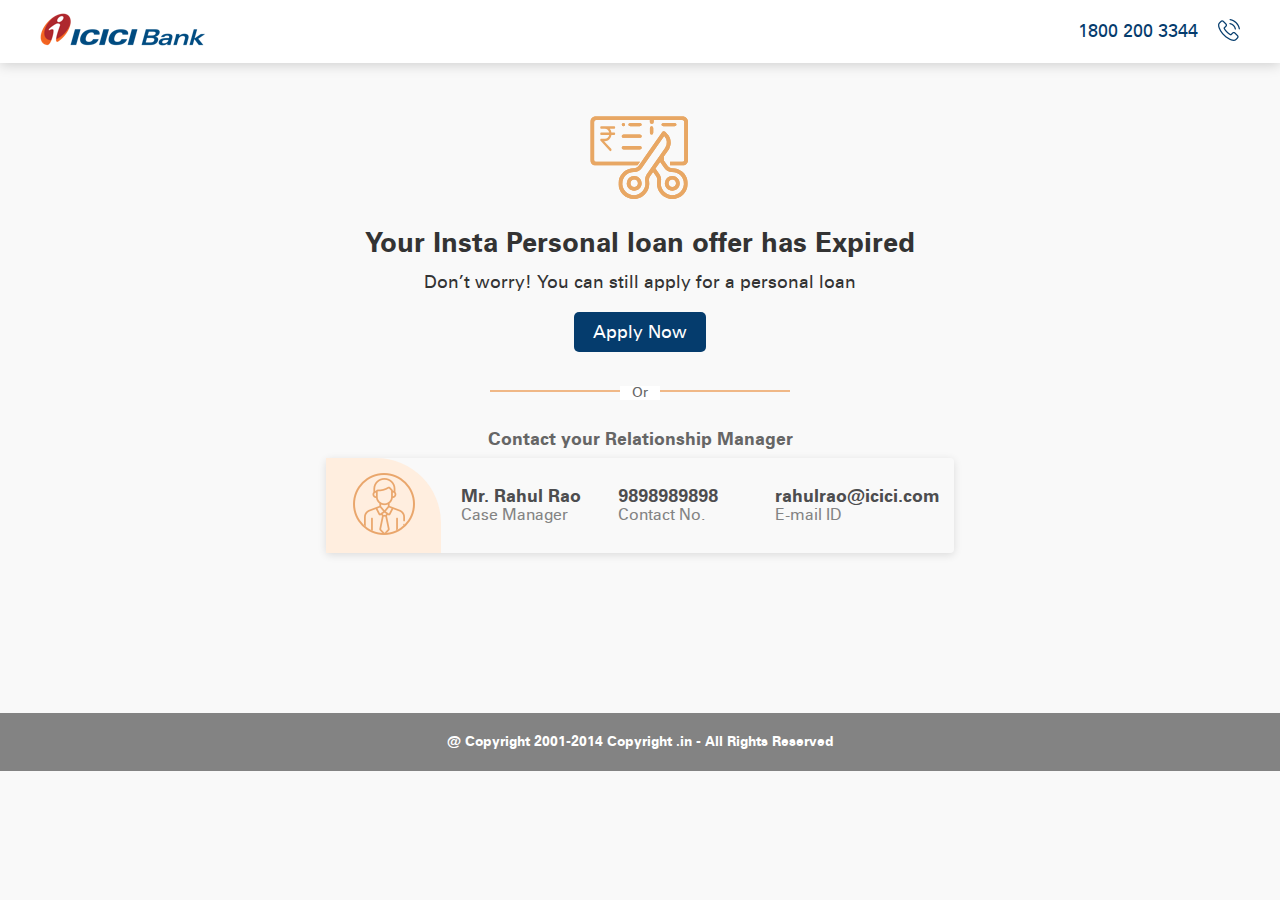
<file: HTML/customerLogin_ifOfferExpired.html>
<!DOCTYPE html>
<html lang="en">

<head>
	<title>Customer Login if offer expired</title>
	<meta charset="utf-8">
	<meta http-equiv="X-UA-Compatible" content="IE=edge">
	<meta name="viewport" content="width=device-width, initial-scale=1">
	<link rel="icon" href="images/fevicon.png" type="image/gif" sizes="16x16">
	<link rel="stylesheet" href="https://maxcdn.bootstrapcdn.com/bootstrap/4.3.1/css/bootstrap.min.css" />
	<link rel="stylesheet" href="https://stackpath.bootstrapcdn.com/font-awesome/4.7.0/css/font-awesome.min.css" />
	<link rel="stylesheet" href="css/common.css" />
	<link rel="stylesheet" href="css/style.css" />
	<link rel="stylesheet" href="css/slick.css" /> 

</head>

<body>
	<!-- CONTAINER-FIXED START -->
	<div class="container-fixed">
		<!-- HEADER START-->
		<header class="custom-header d-flex justify-content-between align-items-center">
			<!-- LEFT-BOX START -->
			<div class="left-box">
				<div class="logo box">
					<a href="home.html">
						<img src="images/logo.png" alt="logo-img" class="logo-img">
					</a>
				</div>
			</div>
			<!-- LEFT-BOX END -->
			<!-- RIGHT-BOX START -->
			<div class="right-box d-flex align-items-center">
				<h3 class="head-link">
					1800 200 3344
				</h3>
				<div class="call-logo-box">
					<a href="tel:1800 200 3344">
						<img src="images/phone-call.png" alt="call-img" class="call-img">
					</a>
				</div>
			</div>
			<!-- RIGHT-BOX END -->
		</header>
		<!-- HEADER END-->

		<!-- MAIN START-->
		<main class="login-customer">
			
			<!-- customer login expired starts-->
				<div class="offerExpired-container">
					<div class="applynow-section">
						<div class="aplnw-icon loanexpiredIocn">
							<img src="images/personal-loan-expired.svg" alt="personal-loan-expired-icon">
						</div><!-- aplnw-icon -->

						<div class="apllynw-contnet">
							<h1 class="expiredtxt">Your Insta Personal loan offer has Expired</h1>
							<p class="worrytext">Don’t worry! You can still apply for a personal loan</p>

							<div class="btn-box">
								<a href="javascript:void(0)" class="d-flex tertiary-btn justify-content-center align-items-center">
									Apply Now
								</a>
							</div>

							<div class="hr-box">
								<span class="hr-text">
									Or
								</span>
							</div>

							<h3 class="contacttxt">Contact your Relationship Manager</h3>

							<div class="customerdetailsBox">
								<div class="icon-box">
									<img src="images/personal-loan-relationship-manager.png" alt="icon">
								</div>
								<div class="cashmanager">
									<h4 class="captionmain">Mr. Rahul Rao</h4>
									<p class="lablecaption">Case Manager</p>	
								</div>
								<div class="cashmanager">
									<h4 class="captionmain mob-hide numer-font numer-bold">9898989898</h4>
									<a href="tel:9898989898" class="captionmain desk-hide orangetxt">9898989898</a>
									<p class="lablecaption">Contact No.</p>	
								</div>
								<div class="cashmanager cash-bott">
									<h4 class="captionmain">rahulrao@icici.com</h4>
									<p class="lablecaption">E-mail ID</p>	
								</div>								
							</div>	<!-- customerdetailsBox -->
						</div><!-- apllynw-contnet -->
					</div><!-- applynow-section -->
				</div>
			<!-- customer login expired ends-->


		</main>
		<!-- MAIN END-->

		<!-- FOOTER START-->
		<footer class="bottomabsffoter">
			@ Copyright 2001-2014 Copyright .in - All Rights Reserved
		</footer>
		<!-- FOOTER END-->
	</div>
	<!-- CONTAINER-FIXED END  -->
	<script src="https://ajax.googleapis.com/ajax/libs/jquery/3.3.1/jquery.min.js"></script>
	<script src="https://maxcdn.bootstrapcdn.com/bootstrap/4.3.1/js/bootstrap.min.js"></script>
	<script src="js/slick.min.js"></script>
	<script src="js/common.js"></script>
	

</body>

</html>
</file>
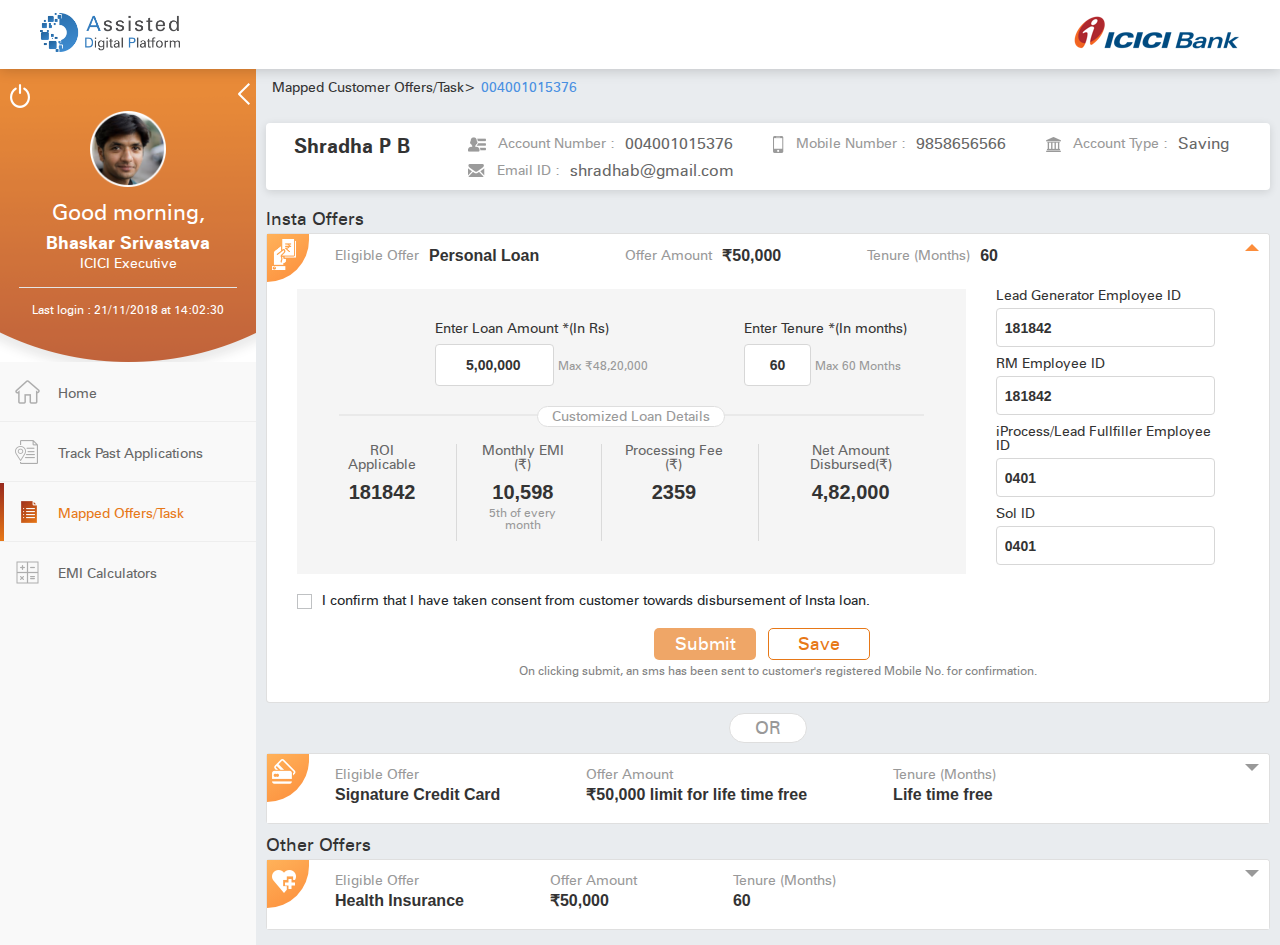
<file: HTML/Executive-ADP-offer-changed.html>
<!DOCTYPE html>
<html lang="en">

<head>
  <title>Customer Home</title>
  <meta charset="utf-8">
  <meta http-equiv="X-UA-Compatible" content="IE=edge">
  <meta name="viewport" content="width=device-width, initial-scale=1, user-scalable=no">
  <link rel="stylesheet" href="https://maxcdn.bootstrapcdn.com/bootstrap/4.3.1/css/bootstrap.min.css" />
  <link rel="stylesheet" href="https://stackpath.bootstrapcdn.com/font-awesome/4.7.0/css/font-awesome.min.css" />
  <link rel="stylesheet" href="css/jquery-ui.min.css" />
  <link rel="stylesheet" href="css/jquery.mCustomScrollbar.css" />
  <link rel="stylesheet" href="css/common.css" />
  <link rel="stylesheet" href="css/style.css" />
  <style>
  </style>
</head>

<body>
  <!-- CONTAINER-FIXED START -->
  <div class="container-fixed">
    <!-- HEADER START-->
        <!-- HEADER START-->
    <header class="custom-header d-flex justify-content-end align-items-center">
      <!-- LEFT-BOX START -->
      <div class="left-box right-logo">
        <div class="logo-box">
          <div class="head-nav-left"> 
            <span class="back-btn desk-hide"></span>
            <a href="home.html" class="assist-link">
              <img src="images/logo-op-3.png" alt="logo-img" class="logo-img logo-asist">
            </a>
          </div>

          <div class="head-nav-left">
            <a href="home.html">
              <img src="images/logo.png" alt="logo-img" class="logo-img mob-hide">
            </a>
            <a href="javascript:void(0)">
              <img src="images/hamburger.png" alt="logo-img" class="logo-img hambur-img desk-hide">
            </a>
            
        </div>
        </div>
      </div>
      <!-- LEFT-BOX END -->
    </header>
    <!-- HEADER END-->
    <!-- MAIN START-->
    <main class="adp-offer-changed-container">
      <!-- LEFT-BOX-START -->
      <div class="left-box">
        <!-- LEFT-INNER-START -->
        <div class="left-inner nav-bar ">
          <!-- TOP-NAV-BOX-START -->
          <div class="top-nav-box">
            <div class="nav-btn-box d-flex justify-content-between">
              <a href="javascript:void(0)" class="log-icon-anch hid-box">
                <img src="images/power-button.png" alt="log-icon" class="log-icon">
              </a>
              <a href="javascript:void(0)" class="menu-close-box mob-hide">
                <span class="close-btn-icon"></span>
              </a>
              <a href="javascript:void(0)" class="menu-cross-mob-box desk-hide">
                <img src="images/close.png" class="close-mob-btn" alt="close.png">
              </a>
            </div>
            <div class="login-img-box">
              <img src="images/login-img.png" alt="login-img.png" class="login-img">
            </div>
            <!-- NAV-CONTENT-BOX-START -->
            <div class="hid-box">
              <div class="nav-content-box">
                <h1 class="main-heading fsz-22 f-regular">
                  Good morning,
                </h1>
                <h3 class="headd">
                  Bhaskar Srivastava
                </h3>
                <p class="small-para">
                  ICICI Executive
                </p>
              </div>
              <!-- NAV-CONTENT-BOX-END -->
              <hr class="white-hr">
              <!-- SESSION-DETAIL-BOX-START -->
              <div class="session-detail-box">
                <p class="session-detail">
                  Last login : 21/11/2018 at 14:02:30
                </p>
              </div>
            </div>
            <!-- SESSION-DETAIL-BOX-END -->
          </div>
          <!-- TOP-NAV-BOX-END -->
          <!-- NAV-BOX-START -->
          <div class="nav-box">
            <ul class="nav-ul">
              <li class="nav-li">
                <a href="javscript:void(0)" class="nav-logo">
                  <img src="images/home-icon.png" alt="img.nav-icon" class="nav-icon-img home-icon">
                  <span class="nav-anch">Home</span>
                </a>
              </li>
              <li class="nav-li">
                <a href="javscript:void(0)" class="nav-logo">
                  <img src="images/application-track.png" alt="img.nav-icon" class="nav-icon-img">
                  <span class="nav-anch">Track Past Applications</span>
                </a>
              </li>
              <li class="nav-li  active">
                <a href="javscript:void(0)" class="nav-logo">
                  <img src="images/task-selected-act.png" alt="img.nav-icon" class="nav-icon-img">
                  <span class="nav-anch">Mapped Offers/Task</span>
                </a>
              </li>
              <li class="nav-li">
                <a href="javscript:void(0)" class="nav-logo">
                  <img src="images/emi-calculator-unselected.png" alt="img.nav-icon" class="nav-icon-img">
                  <span class="nav-anch">EMI Calculators</span>
                </a>
              </li>
            </ul>
          </div>
          <!-- NAV-BOX-END -->
        </div>
        <!-- LEFT-INNER-END -->
      </div>
      <!-- LEFT-BOX-END -->
      <!-- RIGHT-BOX-START -->
      <div class="right-box">
        <!-- CUSTOM-BREAD-BOX-START -->
        <div class="custom-bread-box">
          <ul class="custom-bread-ul breadcrumb">
            <li>
              <a href="javascript:void(0)">
                Mapped Customer Offers/Task&gt;
              </a>
            </li>
            <li>
              <a href="javascript:void(0)">
                004001015376
              </a>
            </li>
          </ul>
        </div>
        <!-- CUSTOM-BREAD-BOX-END -->
        <!-- RIGHT-INNER-BOX-START -->
        <div class="right-inner-box">
          <!-- ACC-DETAILS-BOX-START -->
          <div class="acc-details-box closee banner-white d-flex align-items-center">
            <div class="head-box">
              <h3 class="headd" data-target="#sorryModal" data-toggle="modal">
                Shradha P B
              </h3>
              <span class="cust-caret desk-hide banner-slide-btn"></span>
            </div>
            <div class="acc-detail-data-box d-flex">
              <div class="acc-detail-data">
                <img src="images/personal-id-card-of-a-man.png" alt="acc-det-icon " class="acc-det-icon acc-num-icon">
                <span class="acc-data-head">Account Number :</span>
                <span class="acc-data-para">004001015376</span>
              </div>
              <div class="acc-detail-data">
                <img src="images/smartphone.png" alt="acc-det-icon " class="acc-det-icon mob-num-icon">
                <span class="acc-data-head">Mobile Number :</span>
                <a class="acc-data-para blue-anch" href="tel:9858656566">9858656566</a>
              </div>
              <div class="acc-detail-data trd-col slider-up">
                <img src="images/bank-building.png" alt="acc-det-icon " class="acc-det-icon acc-type-icon">
                <span class="acc-data-head">Account Type :</span>
                <span class="acc-data-para">Saving</span>
              </div>
              <div class="acc-detail-data slider-up">
                <img src="images/black-back-closed-envelope-shape.png" alt="acc-det-icon " class="acc-det-icon acc-email-icon">
                <span class="acc-data-head">Email ID :</span>
                <a class="acc-data-para" href="javascript:void(0)">shradhab@gmail.com</a>
              </div>
            </div>
          </div>
          <!-- ACC-DETAILS-BOX-START -->
          <!-- OFFERS-BOX-START -->
          <div class="offers-contaner">
            <div class="head-box">
              <p class="small-para offer-head">
                Insta Offers
              </p>
            </div>
            <div class="offer-box">
              <div class="custom-container">
                <div id="accordion" class="cust-accordion">
                  <!-- CARD-1-START -->
                  <div class="card first-card">
                    <div class="card-header" data-toggle="collapse" data-target="#collapseOne">
                      <div class="card-link">
                        <div class="left-img-box">
                          <img src="images/cash.png" alt="credit-icon" class="accord-icon credit-icon">
                        </div>
                        <div class="accordion-header-box">
                          <div class="acc-detail-data">
                            <span class="acc-data-head">Eligible Offer</span>
                            <span class="acc-data-para numer-font numer-bold"">Personal Loan</span>
                          </div>
                          <div class="acc-detail-data">
                            <span class="acc-data-head">Offer Amount</span>
                            <span class="acc-data-para numer-font numer-bold">₹50,000</span>
                          </div>
                          <div class="acc-detail-data">
                            <span class="acc-data-head mob-hide">Tenure (Months)</span>
                            <span class="acc-data-head desk-hide">Tenure(M)</span>
                            <span class="acc-data-para numer-font numer-bold">60</span>
                          </div>
                          <div class="acc-detail-data appli-status">
                            <div class="appli-status-para appli-status-pos">
                                <img src="images/applied-mini.png" alt="applied-mini.png" class="applied-mini">Applied
                            </div>
                            <div class="appli-status-para appli-status-neg">
                                <img src="images/applied-neg-mini.png" alt="applied-mini.png" class="applied-mini">Not Applicable
                            </div>
                          </div>
                        </div>
                        <a href="javascript:void(0)" class="cust-caret"></a>
                      </div>
                    </div>
                    <div id="collapseOne" class="collapse show" data-parent="#accordion">
                      <div class="card-body">
                        <!-- CARD-BODY-CONTENT-START -->
                        <div class="card-body-content d-flex">
                          <div class="left-box">
                              <!-- UPPER-BOX-START -->
                              <div class="upper-box">
                                <div class="upper-left-box">
                                  <div class="head-box">
                                    <p class="small-para">
                                      Enter Loan Amount *(In Rs)
                                    </p>
                                  </div>
                                  <div class="inp-container">
                                    <input type="tel" maxlength="7" class="range-field" value="5,00,000"/>
                                    <span class="max-txt">Max ₹48,20,000</span>
                                  </div>
                                </div>
                                <div class="upper-right-box">
                                  <div class="head-box">
                                    <p class="small-para">
                                      Enter Tenure *(In months)
                                    </p>
                                  </div>
                                  <div class="inp-container">
                                    <input type="tel" class="range-field" value="60" maxlength="2" />
                                    <span class="max-txt">Max 60 Months</span>
                                  </div>
                                </div>
                              </div>
                              <!-- UPPER-BOX-END -->
                              <div class="hr-box grey">
                                <span class="hr-span">Customized Loan Details</span>
                              </div>
                              <div class="lower-box">
                                <div class="inner-itmes">
                                  <h3 class="small-para">
                                    ROI Applicable
                                  </h3>
                                  <p class="headd">
                                    181842
                                  </p>
                                </div>
                                <div class="inner-itmes">
                                  <h3 class="small-para">
                                    Monthly EMI (₹)
                                  </h3>
                                  <p class="headd">
                                    10,598
                                  </p>
                                  <span class="small-para span-para mob-hide">
                                    5th of every month
                                  </span>
                                </div>
                                <div class="inner-itmes">
                                  <h3 class="small-para">
                                    Processing Fee (₹)
                                  </h3>
                                  <p class="headd">
                                    2359
                                  </p>
                                </div>
                                <div class="inner-itmes">
                                  <h3 class="small-para">
                                    Net Amount Disbursed(₹)
                                  </h3>
                                  <p class="headd">
                                    4,82,000
                                  </p>
                                </div>
                              </div>
                          </div>

                          <!-- RIGHT-BOX_START -->
                          <div class="right-offer-box">
                            <div class="input-inner-box">
                              <div class="head-box">
                                <p class="small-para">
                                  Lead Generator Employee ID
                                </p>
                              </div>
                              <div class="inp-container">
                                <input class="range-field" value="181842">
                              </div>
                            </div>
                            <div class="input-inner-box">
                              <div class="head-box">
                                <p class="small-para">
                                  RM Employee ID
                                </p>
                              </div>
                              <div class="inp-container">
                                <input class="range-field" value="181842">
                              </div>
                            </div>
                            <div class="input-inner-box">
                              <div class="head-box">
                                <p class="small-para">
                                  iProcess/Lead Fullfiller Employee ID
                                </p>
                              </div>
                              <div class="inp-container">
                                <input class="range-field" value="0401">
                              </div>
                            </div>
                            <div class="input-inner-box">
                              <div class="head-box">
                                <p class="small-para">
                                  Sol ID
                                </p>
                              </div>
                              <div class="inp-container">
                                <input class="range-field" value="0401">
                              </div>
                            </div>
                          </div>
                          <!-- RIGHT-BOX_START -->
                          <!-- CARD-BODY-CONTENT-END -->
                          <div class="consent-box changed-checkbox d-flex">
                            <div class="cust-check">
                              <input type="checkbox" name="agree-check1" id="changed-check">
                              <span class="checkmark"></span>
                            </div>
                            <p class="term-s"> 
                              I confirm that I have taken consent from customer towards disbursement of Insta loan.
                            </p>
                          </div>
                          <div class="btn-box d-flex">
                            <a href="javascript:void(0)" class="d-flex primary-btn justify-content-center align-items-center con-dis disabled" data-target="#congModal" data-toggle="modal" id="submit">
                              Submit
                            </a>
                            <a href="javascript:void(0)" class="d-flex secondary-btn justify-content-center align-items-center con-dis save-btn">
                              Save
                            </a>
                          </div>
                          <div class="terms-txt terms-para terms-small">
                            On clicking submit, an sms has been sent to customer's registered Mobile No. for confirmation.
                          </div>
                        </div>
                      </div>
                    </div>
                    <!-- CARD-1-START -->
                  </div>
                  <div class="capsule-box d-flex">
                    <span class="hr-span">OR</span>
                  </div>
                   <!-- CARD-1-START -->
                  <div class="card second-card">
                    <div class="card-header collapsed" disabled data-toggle="collapse" data-target="#collapse1" >
                      <div class="card-link">
                        <div class="left-img-box">
                          <img src="images/black-and-white-credit-cards.png" alt="credit-icon" class="accord-icon credit-icon">
                        </div>
                        <div class="accordion-header-box">
                          <div class="acc-detail-data">
                            <span class="acc-data-head">Eligible Offer</span>
                            <span class="acc-data-para numer-font numer-bold">Signature Credit Card</span>
                          </div>
                          <div class="acc-detail-data">
                            <span class="acc-data-head">Offer Amount</span>
                            <span class="acc-data-para numer-font numer-bold">₹50,000 limit for life time free</span>
                          </div>
                          <div class="acc-detail-data">
                            <span class="acc-data-head mob-hide">Tenure (Months)</span>
                            <span class="acc-data-head desk-hide">Tenure(M)</span>
                            <span class="acc-data-para numer-font numer-bold">Life time free</span>
                          </div>
                          <div class="acc-detail-data appli-status">
                            <div class="appli-status-para appli-status-pos">
                                <img src="images/applied-mini.png" alt="applied-mini.png" class="applied-mini">Applied
                            </div>
                            <div class="appli-status-para appli-status-neg">
                                <img src="images/applied-neg-mini.png" alt="applied-mini.png" class="applied-mini">Not Applicable
                            </div>
                          </div>
                        </div>
                        <span class="cust-caret"></span>
                      </div>
                    </div>
                    <div id="collapse1" class="collapse" data-parent="#accordion">
                      <div class="card-body">
                        <!-- CARD-BODY-CONTENT-START -->
                        <div class="card-body-content d-flex">
                          <div class="left-box">
                              <!-- UPPER-BOX-START -->
                              <div class="upper-box">
                                <div class="upper-left-box">
                                  <div class="head-box">
                                    <p class="small-para">
                                      Enter Loan Amount *(In Rs)
                                    </p>
                                  </div>
                                  <div class="inp-container">
                                    <input class="range-field" value="5,00,000"/>
                                    <span class="max-txt numer-font numer-bold">Max ₹48,20,000</span>
                                  </div>
                                </div>
                                <div class="upper-right-box">
                                  <div class="head-box">
                                    <p class="small-para">
                                      Enter Tenure *(In months)
                                    </p>
                                  </div>
                                  <div class="inp-container">
                                    <input class="range-field" value="60"/>
                                    <span class="max-txt numer-font numer-bold">Max 60 Months</span>
                                  </div>
                                </div>
                              </div>
                              <!-- UPPER-BOX-END -->
                              <div class="hr-box grey">
                                <span class="hr-span">Customized Loan Details</span>
                              </div>
                              <div class="lower-box">
                                <div class="inner-itmes">
                                  <h3 class="small-para">
                                    ROI Applicable
                                  </h3>
                                  <p class="headd">
                                    181842
                                  </p>
                                </div>
                                <div class="inner-itmes">
                                  <h3 class="small-para">
                                    Monthly EMI (₹)
                                  </h3>
                                  <p class="headd">
                                    10,598
                                  </p>
                                  <span class="small-para span-para">
                                    5th of every month
                                  </span>
                                </div>
                                <div class="inner-itmes">
                                  <h3 class="small-para">
                                    Processing Fee (₹)
                                  </h3>
                                  <p class="headd">
                                    2359
                                  </p>
                                </div>
                                <div class="inner-itmes">
                                  <h3 class="small-para">
                                    Net Amount Disbursed(₹)
                                  </h3>
                                  <p class="headd">
                                    4,82,000
                                  </p>
                                </div>
                              </div>
                          </div>

                          <!-- RIGHT-BOX_START -->
                          <div class="right-offer-box">
                            <div class="input-inner-box">
                              <div class="head-box">
                                <p class="small-para">
                                  Lead Generator Employee ID
                                </p>
                              </div>
                              <div class="inp-container">
                                <input class="range-field" value="181842">
                              </div>
                            </div>
                            <div class="input-inner-box">
                              <div class="head-box">
                                <p class="small-para">
                                  RM Employee ID
                                </p>
                              </div>
                              <div class="inp-container">
                                <input class="range-field" value="181842">
                              </div>
                            </div>
                            <div class="input-inner-box">
                              <div class="head-box">
                                <p class="small-para">
                                  iProcess/Lead Fullfiller Employee ID
                                </p>
                              </div>
                              <div class="inp-container">
                                <input class="range-field" value="0401">
                              </div>
                            </div>
                            <div class="input-inner-box">
                              <div class="head-box">
                                <p class="small-para">
                                  Sol ID
                                </p>
                              </div>
                              <div class="inp-container">
                                <input class="range-field" value="0401">
                              </div>
                            </div>
                          </div>
                          <!-- RIGHT-BOX_START -->
                          <!-- CARD-BODY-CONTENT-END -->
                          <div class="consent-box changed-checkbox d-flex">
                            <div class="cust-check">
                              <input type="checkbox" name="agree-check1" id="changed-check2">
                              <span class="checkmark"></span>
                            </div>
                            <p class="term-s"> 
                              I confirm that I have taken consent from customer towards disbursement of Insta loan.
                            </p>
                          </div>
                          <div class="btn-box d-flex">
                            <a href="javascript:void(0)" class="d-flex primary-btn justify-content-center align-items-center con-dis disabled"  data-target="#congModal" data-toggle="modal" id="submit2">
                              Submit
                            </a>
                            <a href="javascript:void(0)" class="d-flex secondary-btn justify-content-center align-items-center con-dis save-btn">
                              Save
                            </a>
                          </div>
                          <div class="terms-txt terms-para terms-small">
                            On clicking submit, an sms has been sent to customer's registered Mobile No. for confirmation.
                          </div>
                        </div>
                      </div>
                    </div>
                    <!-- CARD-1-START -->
                  </div>

                  <div class="head-box accord-head-box">
                    <p class="small-para offer-head">
                      Other Offers
                    </p>
                  </div>
                   <!-- CARD-1-START -->
                  <div class="card third-card">
                    <div class="card-header collapsed" data-toggle="collapse" data-target="#collapse2">
                      <div class="card-link">
                        <div class="left-img-box">
                          <img src="images/health-care.png" alt="credit-icon" class="accord-icon health-icon">
                        </div>
                        <div class="accordion-header-box">
                          <div class="acc-detail-data">
                            <span class="acc-data-head">Eligible Offer</span>
                            <span class="acc-data-para numer-font numer-bold">Health Insurance</span>
                          </div>
                          <div class="acc-detail-data">
                            <span class="acc-data-head">Offer Amount</span>
                            <span class="acc-data-para numer-font numer-bold">₹50,000</span>
                          </div>
                          <div class="acc-detail-data">
                            <span class="acc-data-head mob-hide">Tenure (Months)</span>
                            <span class="acc-data-head desk-hide">Tenure(M)</span>
                            <span class="acc-data-para numer-font numer-bold">60</span>
                          </div>
                          <div class="acc-detail-data appli-status">
                            <div class="appli-status-para appli-status-pos">
                                <img src="images/applied-mini.png" alt="applied-mini.png" class="applied-mini">Applied
                            </div>
                            <div class="appli-status-para appli-status-neg">
                                <img src="images/applied-neg-mini.png" alt="applied-mini.png" class="applied-mini">Not Applicable
                            </div>
                          </div>
                        </div>
                        <span class="cust-caret"></span>
                      </div>
                    </div>
                    <div id="collapse2" class="collapse" data-parent="#accordion">
                      <div class="card-body">
                        <!-- CARD-BODY-CONTENT-START -->
                        <div class="card-body-content d-flex">
                          <div class="left-box">
                              <!-- UPPER-BOX-START -->
                              <div class="upper-box">
                                <div class="upper-left-box">
                                  <div class="head-box">
                                    <p class="small-para">
                                      Enter Loan Amount *(In Rs)
                                    </p>
                                  </div>
                                  <div class="inp-container">
                                    <input class="range-field" value="5,00,000"/>
                                    <span class="max-txt">Max ₹48,20,000</span>
                                  </div>
                                </div>
                                <div class="upper-right-box">
                                  <div class="head-box">
                                    <p class="small-para">
                                      Enter Tenure *(In months)
                                    </p>
                                  </div>
                                  <div class="inp-container">
                                    <input class="range-field" value="60"/>
                                    <span class="max-txt">Max 60 Months</span>
                                  </div>
                                </div>
                              </div>
                              <!-- UPPER-BOX-END -->
                              <div class="hr-box grey">
                                <span class="hr-span">Customized Loan Details</span>
                              </div>
                              <div class="lower-box">
                                <div class="inner-itmes">
                                  <h3 class="small-para">
                                    ROI Applicable
                                  </h3>
                                  <p class="headd">
                                    181842
                                  </p>
                                </div>
                                <div class="inner-itmes">
                                  <h3 class="small-para">
                                    Monthly EMI (₹)
                                  </h3>
                                  <p class="headd">
                                    10,598
                                  </p>
                                  <span class="small-para span-para">
                                    5th of every month
                                  </span>
                                </div>
                                <div class="inner-itmes">
                                  <h3 class="small-para">
                                    Processing Fee (₹)
                                  </h3>
                                  <p class="headd">
                                    2359
                                  </p>
                                </div>
                                <div class="inner-itmes">
                                  <h3 class="small-para">
                                    Net Amount Disbursed(₹)
                                  </h3>
                                  <p class="headd">
                                    4,82,000
                                  </p>
                                </div>
                              </div>
                          </div>

                          <!-- RIGHT-BOX_START -->
                          <div class="right-offer-box">
                            <div class="input-inner-box">
                              <div class="head-box">
                                <p class="small-para">
                                  Lead Generator Employee ID
                                </p>
                              </div>
                              <div class="inp-container">
                                <input class="range-field" value="181842">
                              </div>
                            </div>
                            <div class="input-inner-box">
                              <div class="head-box">
                                <p class="small-para">
                                  RM Employee ID
                                </p>
                              </div>
                              <div class="inp-container">
                                <input class="range-field" value="181842">
                              </div>
                            </div>
                            <div class="input-inner-box">
                              <div class="head-box">
                                <p class="small-para">
                                  iProcess/Lead Fullfiller Employee ID
                                </p>
                              </div>
                              <div class="inp-container">
                                <input class="range-field" value="0401">
                              </div>
                            </div>
                            <div class="input-inner-box">
                              <div class="head-box">
                                <p class="small-para">
                                  Sol ID
                                </p>
                              </div>
                              <div class="inp-container">
                                <input class="range-field" value="0401">
                              </div>
                            </div>
                          </div>
                          <!-- RIGHT-BOX_START -->
                          <!-- CARD-BODY-CONTENT-END -->
                          <div class="consent-box changed-checkbox d-flex">
                            <div class="cust-check">
                              <input type="checkbox" name="agree-check1" id="changed-check3">
                              <span class="checkmark"></span>
                            </div>
                            <p class="term-s"> 
                              I confirm that I have taken consent from customer towards disbursement of Insta loan.
                            </p>
                          </div>
                          <div class="btn-box d-flex">
                            <a href="javascript:void(0)" class="d-flex primary-btn justify-content-center align-items-center con-dis disabled" data-target="#congModal" data-toggle="modal" id="submit3">
                              Submit
                            </a>
                            <a href="javascript:void(0)" class="d-flex secondary-btn justify-content-center align-items-center con-dis save-btn">
                              Save
                            </a>
                          </div>
                          <div class="terms-txt terms-para terms-small">
                            On clicking submit, an sms has been sent to customer's registered Mobile No. for confirmation.
                          </div>
                        </div>
                      </div>
                    </div>
                    <!-- CARD-1-START -->
                  </div>
                </div>
              </div>
            </div>
            <!-- OFFERS-BOX-END -->
          </div>
          <!-- RIGHT-INNER-BOX-END -->
        </div>
        <!-- RIGHT-BOX-END -->
      </div>
    </main>
    <!-- MAIN END-->
  </div>
  <!-- CONTAINER-FIXED END  -->



  <!-- MODAL-POP-START -->
  
  <!-- CONGRATS-MODAL-POP-START -->
  <!-- The Modal -->
  <div class="modal congModal" id="congModal">
    <div class="modal-dialog modal-dialog-centered">
      <div class="modal-content">
        <!-- Modal HEAD -->
        <div class="modal-header">
          <button type="button" class="close" data-dismiss="modal">&times;</button>
        </div>
        <!-- Modal HEAD -->

        <!-- Modal body -->
        <div class="modal-body">
          <div class="modal-conatiner congModal-container">
            <!-- customer login expired starts-->
              <div class="offerExpired-container">
                <div class="applynow-section">
                  <div class="aplnw-icon">
                    <img src="images/congratulation-icon.png" alt="congratulation-icon">
                  </div><!-- aplnw-icon -->

                  <div class="apllynw-contnet">
                    <h1 class="congratstxt">Thank you!</h1>
                    <p class="disburdtext">The Personal Loan request has been successfully placed.</p>
                    
                    <div class="veri-con-box">
                      <p class="veri-con-txt ">
                        An SMS and Email has been sent to customer for verification and confirmation.
                      </p>
                    </div>
                    <div class="customer-detail-box d-flex">
                      <h3 class="testi-txt">Customer Name :</h3>
                      <p class="headd">
                        Shradha P B
                      </p>
                    </div>
                    <div class="accountholderbox-container">
                      <div class="accountholderbox">
                        <div class="holderdetails">
                          <p class="holderlable">Lead ID</p>
                          <h2 class="holderinfo numer-font numer-bold">200100</h2>
                        </div>
                        <div class="holderdetails">
                          <p class="holderlable">Account Number</p>
                          <h2 class="holderinfo numer-font numer-bold">004001015376</h2>
                        </div>
                        <div class="holderdetails border-non">
                          <p class="holderlable">Account Type</p>
                          <h2 class="holderinfo">Saving A/C</h2>
                        </div>
                        <div class="holderdetails">
                          <p class="holderlable">Net Amount Disbursed</p>
                          <h2 class="holderinfo numer-font numer-bold">₹50,000</h2>
                        </div>
                        <div class="holderdetails border-non">
                          <p class="holderlable">Tenure (Month)</p>
                          <h2 class="holderinfo"><i class="numer-font numer-bold">60</i> Months</h2>
                        </div>  
                        <div class="holderdetails">
                          <p class="holderlable">EMI</p>
                          <h2 class="holderinfo numer-font numer-bold">₹1000</h2>
                        </div>
                      </div>                                              
                    </div><!-- accountholderbox -->

                    <div class="btn-box d-flex">
                      <a href="javascript:void(0)" class="d-flex secondary-btn justify-content-center align-items-center con-dis back-offers-btn" class="close" data-dismiss="modal">
                        Back to offers
                      </a>
                      <a href="javascript:void(0)" class="d-flex primary-btn justify-content-center align-items-center con-dis">
                        Track Application
                      </a>
                    </div>             

                  </div><!-- apllynw-contnet -->
                </div><!-- applynow-section -->
              </div>
            <!-- customer login expired ends-->
          </div>
        </div>
      </div>
    </div>
  </div>
  <!-- OTP-MODAL-POP-START -->


  <!-- CONGRATS-MODAL-POP-START -->
  <!-- The Modal -->
  <div class="modal sorryModal" id="sorryModal">
    <div class="modal-dialog modal-dialog-centered">
      <div class="modal-content">

        <!-- Modal body -->
        <div class="modal-body">
          <button type="button" class="close" data-dismiss="modal">&times;</button>
          <div class="modal-conatiner sorryModal-container">
            <!-- customer login expired starts-->
              <div class="offerExpired-container">
                <div class="applynow-section">
                  <div class="aplnw-icon">
                    <div class="aplnw-icon-inner">
                      
                    </div>
                  </div><!-- aplnw-icon -->

                  <div class="apllynw-contnet">
                    <p class="disburdtext">
                      The Loan request has been Failed  due to some technical problem for</p>
                    <div class="customer-detail-box d-flex">
                      <h3 class="testi-txt">Customer Name :</h3>
                      <p class="headd">
                        Shradha P B
                      </p>
                    </div>
                    <div class="accountholderbox-container">
                      <div class="accountholderbox">
                        <div class="holderdetails">
                          <p class="holderlable">Lead ID</p>
                          <h2 class="holderinfo numer-font numer-bold">200100</h2>
                        </div>
                        <div class="holderdetails">
                          <p class="holderlable">Account Number</p>
                          <h2 class="holderinfo numer-font numer-bold">004001015376</h2>
                        </div>
                        <div class="holderdetails">
                          <p class="holderlable">Account Type</p>
                          <h2 class="holderinfo">Saving A/C</h2>
                        </div>
                        <div class="holderdetails">
                          <p class="holderlable">Net Amount Disbursed</p>
                          <h2 class="holderinfo numer-font numer-bold">₹50,000</h2>
                        </div>
                        <div class="holderdetails">
                          <p class="holderlable">Tenure (Month)</p>
                          <h2 class="holderinfo"><i class="numer-font numer-bold">60</i> Months</h2>
                        </div>  
                        <div class="holderdetails">
                          <p class="holderlable">EMI</p>
                          <h2 class="holderinfo numer-font numer-bold">₹1000</h2>
                        </div>
                      </div>                                              
                    </div><!-- accountholderbox -->

                    <div class="btn-box d-flex">
                      <a href="javascript:void(0)" class="d-flex primary-btn justify-content-center align-items-center con-dis">
                        Try Again
                      </a>
                    </div>             

                  </div><!-- apllynw-contnet -->
                </div><!-- applynow-section -->
              </div>
            <!-- customer login expired ends-->
          </div>
        </div>
      </div>
    </div>
  </div>
  <!-- OTP-MODAL-POP-START -->
  <!-- MODAL-POP-END -->



  <script src="https://ajax.googleapis.com/ajax/libs/jquery/3.3.1/jquery.min.js"></script>
  <script src="https://cdnjs.cloudflare.com/ajax/libs/popper.js/1.14.7/umd/popper.min.js"></script>
  <script src="https://maxcdn.bootstrapcdn.com/bootstrap/4.3.1/js/bootstrap.min.js"></script>
  <script src="js/jquery-ui.min.js"></script>
  <script src="js/jquery.ui.touch-punch.min.js"></script>
  <script src="js/jquery.mCustomScrollbar.concat.min.js"></script>
  <script src="js/common.js"></script>
  <script>
  // SLIDER-JS-START
  $(document).ready(function()

    {
      if($(window).width()>767)
      {
        $(window).scroll(function(){
          var sticky = $('.left-inner.nav-bar'),
              scroll = $(window).scrollTop();
          if (scroll >= 70) sticky.addClass('fixed-head');
          else sticky.removeClass('fixed-head');
        });
      }
  });

        $("#changed-check").click(function() {
            if($('#changed-check').is(':checked')) { 
                $('#submit').removeClass('disabled');
            } else {
                $('#submit').addClass('disabled');
            }
        });

        $("#changed-check2").click(function() {
            if($('#changed-check2').is(':checked')) { 
                $('#submit2').removeClass('disabled');
            } else {
                $('#submit2').addClass('disabled');
            }
        });

        $("#changed-check3").click(function() {
            if($('#changed-check3').is(':checked')) { 
                $('#submit3').removeClass('disabled');
            } else {
                $('#submit3').addClass('disabled');
            }
        });

  </script>
</body>

</html>
</file>
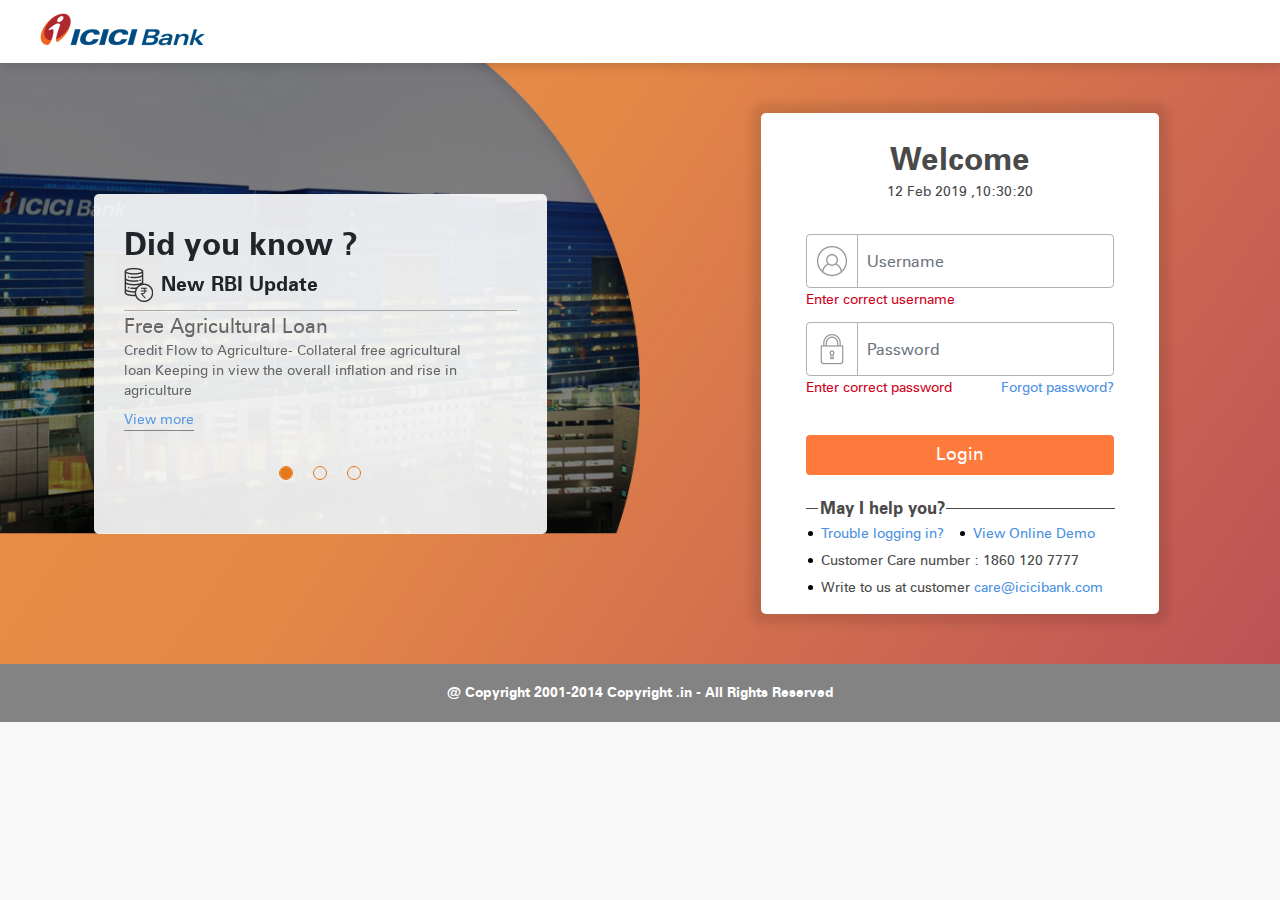
<file: HTML/executive_Login.html>
<!DOCTYPE html>
<html lang="en">

<head>
	<title>Executive Login</title>
	<meta charset="utf-8">
	<meta http-equiv="X-UA-Compatible" content="IE=edge">
	<meta name="viewport" content="width=device-width, initial-scale=1, user-scalable=no">
	<link rel="icon" href="images/fevicon.png" type="image/gif" sizes="16x16">
	<link rel="stylesheet" href="https://maxcdn.bootstrapcdn.com/bootstrap/4.3.1/css/bootstrap.min.css" />
	<link rel="stylesheet" href="https://stackpath.bootstrapcdn.com/font-awesome/4.7.0/css/font-awesome.min.css" />
	<link rel="stylesheet" href="css/common.css" />
	<link rel="stylesheet" href="css/style.css" />
	<link rel="stylesheet" href="css/slick.css" /> 

</head>

<body>
	<!-- CONTAINER-FIXED START -->
	<div class="container-fixed">
		<!-- HEADER START-->
		<header class="custom-header d-flex justify-content-end align-items-center">
			<!-- LEFT-BOX START -->
			<div class="left-box right-logo">
				<div class="logo box">
					<a href="home.html">
						<img src="images/logo.png" alt="logo-img" class="logo-img">
					</a>
				</div>
			</div>
			<!-- LEFT-BOX END -->

		</header>
		<!-- HEADER END-->

		<!-- MAIN START-->
		<main class="login-customer">
			
			<!-- customer login expired starts-->
				<div class="executive-container">
					<div class="background-carousal">
						<div class="carousal-start-section">
							<div id="demo" class="carousel slide" data-ride="carousel">

							  
							  <!-- The slideshow -->
							  <div class="carousel-inner">
								    <div class="carousel-item res-bg-group active">
								      <h2 class="carouhead">Did you know ?</h2>
								      <h3 class="subRbi"><span class="rbiicon"></span>New RBI Update</h3>
										
										<div class="contnet-agree">
											<h4 class="freeagreeTxt">Free Agricultural Loan</h4>
											<p class="creditFlowTxt">Credit Flow to Agriculture- Collateral free agricultural
												loan <span class="mob-hide">Keeping in view the overall inflation and rise in agriculture</span></p>
										</div><!-- contnet-agree -->

										<a href="javascript:void(0)" class="viewmorebtn">
											View more
										</a>
								    </div>
								    <div class="carousel-item res-bg-group">
								        <h2 class="carouhead">Did you know ?</h2>
								        <h3 class="subRbi"><span class="rbiicon"></span>New RBI Update</h3>
										
										<div class="contnet-agree">
											<h4 class="freeagreeTxt">Free Agricultural Loan</h4>
											<p class="creditFlowTxt">Credit Flow to Agriculture- Collateral free agricultural
												loan <span class="mob-hide">Keeping in view the overall inflation and rise in agriculture</span></p>
										</div><!-- contnet-agree -->

										<a href="javascript:void(0)" class="viewmorebtn">
											View more
										</a>
								    </div>
							    	<div class="carousel-item res-bg-video">
							        <h2 class="carouhead">Did you know ?</h2>
									<div class="carousalvideo">
										<img src="images/bitmap.png" alt="video" class="resvideoimage">

										<img src="images/bitmapicon.png" alt="bitmapiocn" class="playicon" data-toggle="modal" data-target="#videoplaypopup">
									</div>
									
									<p class="videcarTxt">Credit Flow to Agriculture- Collateral free agricultural loan</p>
							    	</div>
							  </div><!-- carousel-inner -->
							  

							  <!-- Indicators -->
							  <ul class="carousel-indicators">
							    <li data-target="#demo" data-slide-to="0" class="active"></li>
							    <li data-target="#demo" data-slide-to="1"></li>
							    <li data-target="#demo" data-slide-to="2"></li>
							  </ul>

							</div>
						</div><!-- carousal-start-section -->
					</div>

				 <div class="executive-loginwrapper">
                 <div class="executive-logininner">
                    <h2 class="executivelogin-head">Welcome</h2>
                     <h6 class="executivelogin-subhead">12 Feb 2019 ,10:30:20</h6>
                     
                     <div class="executivelogin-fieldwrapper">
                         <div class="individuallogin-field">
                            <input type="text"  class="form-control executive-userfield" maxlength="30" placeholder="Username" />
                             <div class="executiveuser-icon">
                             <img src="images/executiveloginusername.png" alt="" class="user-icon" />
                             </div><!--End o fthe executive user icon-->
                              <div class="fielderr-msg">
                                <p>Enter correct username</p>
                             </div><!--End of the field err msg-->
                         </div><!--End of the individual login field-->
                         <div class="individuallogin-field">
                         	<span class="eyeiconclick"><img src="images/eyeicon.png" alt=""></span>
                            <input type="password"  class="form-control executive-passfield" maxlength="15" placeholder="Password" />
                             <div class="executivelock-icon">
                             <img src="images/executiveLoginlock.png" alt="" class="lock-icon" />
                             </div><!--End of the executive lock icon-->
                             <div class="fielderr-msg">
                                <p>Enter correct password</p>
                             </div><!--End of the field err msg-->
                         </div><!--End of the individual login field-->
                         <div class="forgetlink-executive">
                        <a href="javascript:void(0)">Forgot password?</a>
                         </div><!--End of the forget link executive-->
                      
                     </div><!--End o fthe executive login field wrapper-->
                     
                     <div class="executivelogin-btnwrap">
                    <a href="javascript:void(0)" class="executivelogin-btn">Login</a>
                    </div><!--End of the executive login btn wrapper-->
                   
                     <div class="executivehelp-wrapper">
                        <h6 class="helpcenter-head">May I help you?</h6>
                        <ul class="executivehelp-listing">
                         <li>
                                <a href="javascript:void(0)" class="helpcenter-link"> Trouble logging in?</a>
                            
                        </li>
                            <li>
                                 <a href="javascript:void(0)" class="helpcenter-link"> View Online Demo</a>
                            </li>
                            <li>
                            <p> Customer Care number : 1860 120 7777</p>
                            </li>
                            <li>
                            <p>Write to us at customer</p>
                                <a href="javascript:void(0)" class="helpcenter-custlink">care@icicibank.com</a>
                            </li>
                         </ul>
                     </div><!--End of the executive help wrapper-->
                    </div><!--End of the executive login inner-->
                </div><!--End of the executive login wrapper-->

				</div>
			<!-- customer login expired ends-->


		</main>
		<!-- MAIN END-->

		<!-- FOOTER START-->
		<footer>
			@ Copyright 2001-2014 Copyright .in - All Rights Reserved
		</footer>
		<!-- FOOTER END-->
	</div>
	<!-- CONTAINER-FIXED END  -->

	<!-- The Modal -->
	<div class="modal" id="videoplaypopup">
	  <div class="modal-dialog">
	    <div class="modal-content">

	      <!-- Modal Header -->
	      <div class="modal-header">
	        <button type="button" class="close" data-dismiss="modal">&times;</button>
	      </div>

	      <!-- Modal body -->
	      <div class="modal-body">
	       	       <iframe id="videopopupframe" width="100%" height="315" src="https://www.youtube.com/embed/HSHjC8VdzCM" frameborder="0" allow="accelerometer; autoplay; encrypted-media; gyroscope; picture-in-picture" allowfullscreen></iframe>
	      </div>


	    </div>
	  </div>
	</div>

	<script src="https://ajax.googleapis.com/ajax/libs/jquery/3.3.1/jquery.min.js"></script>
	<script src="https://maxcdn.bootstrapcdn.com/bootstrap/4.3.1/js/bootstrap.min.js"></script>
	<script src="js/slick.min.js"></script>
	<script src="js/common.js"></script>
	

</body>

</html>
</file>
<file: HTML/css/common.css>
/*! Generated by Font Squirrel (https://www.fontsquirrel.com) on February 28, 2019 */
@font-face {
    font-family: 'rupee_foradianregular';
    src: url('../fonts/rupee_foradian-webfont.woff2') format('woff2'),
         url('../fonts/rupee_foradian-webfont.woff') format('woff');
    font-weight: normal;
    font-style: normal;

}
@font-face {
  font-family: 'zurich_black_bt';
  src: url('../fonts/zurich_black_bt-webfont.woff2') format('woff2'),
  url('../fonts/zurich_black_bt-webfont.woff') format('woff');
  font-weight: normal;
  font-style: normal;

}

@font-face {
  font-family: 'zurich_black_extended_bt';
  src: url('../fonts/zurich_black_extended_bt-webfont.woff2') format('woff2'),
  url('../fonts/zurich_black_extended_bt-webfont.woff') format('woff');
  font-weight: normal;
  font-style: normal;

}

@font-face {
  font-family: 'zurich_bold_bt';
  src: url('../fonts/zurich_bold_bt-webfont.woff2') format('woff2'),
  url('../fonts/zurich_bold_bt-webfont.woff') format('woff');
  font-weight: normal;
  font-style: normal;

}

@font-face {
  font-family: 'zurich_bold_condensed_bt';
  src: url('../fonts/zurich_bold_condensed_bt-webfont.woff2') format('woff2'),
  url('../fonts/zurich_bold_condensed_bt-webfont.woff') format('woff');
  font-weight: normal;
  font-style: normal;

}

@font-face {
  font-family: 'zurich_bold_extended_bt';
  src: url('../fonts/zurich_bold_extended_bt-webfont.woff2') format('woff2'),
  url('../fonts/zurich_bold_extended_bt-webfont.woff') format('woff');
  font-weight: normal;
  font-style: normal;

}

@font-face {
  font-family: 'zurich_bt';
  src: url('../fonts/zurich_bt-webfont.woff2') format('woff2'),
  url('../fonts/zurich_bt-webfont.woff') format('woff');
  font-weight: normal;
  font-style: normal;

}

@font-face {
  font-family: 'zurich_condensed_bt';
  src: url('../fonts/zurich_condensed_bt-webfont.woff2') format('woff2'),
  url('../fonts/zurich_condensed_bt-webfont.woff') format('woff');
  font-weight: normal;
  font-style: normal;

}


/*RESET-CSS START*/

html, body, div, span, applet, object, iframe,
h1, h2, h3, h4, h5, h6, p, blockquote, pre,
a, abbr, acronym, address, big, cite, code,
del, dfn, em, img, ins, kbd, q, s, samp,
small, strike, strong, sub, sup, tt, var,
b, u, i, center,
dl, dt, dd, ol, ul, li,
fieldset, form, label, legend,
table, caption, tbody, tfoot, thead, tr, th, td,
article, aside, canvas, details, embed, 
figure, figcaption, footer, header, hgroup, 
menu, nav, output, ruby, section, summary,
time, mark, audio, video {
  margin: 0;
  padding: 0;
  border: 0;
  font-size: 100%;
  font: inherit;
  vertical-align: baseline;
}
/* HTML5 display-role reset for older browsers */
article, aside, details, figcaption, figure, 
footer, header, hgroup, menu, nav, section {
  display: block;
}
body {
  line-height: 1;
}
ol, ul {
  list-style: none;
}
blockquote, q {
  quotes: none;
}
blockquote:before, blockquote:after,
q:before, q:after {
  content: '';
  content: none;
}
table {
  border-collapse: collapse;
  border-spacing: 0;
}

a:hover,
a:active,
a:focus
{
  text-decoration: none;
  color:#000;
}

/*RESET-CSS END*/

body
{
  font-family:"zurich_bt";
  background: #f9f9f9;
  font-size: 14px;
}

main
{
  width: 100%
}
.hambur-img
{
   width:30px;
   height:20px;
}
.container-fixed
{
  max-width:1440px;
  margin:0 auto;
}
.adp-offer-changed-container .left-inner.fixed-head {
  position: fixed;
  top:0; left:0;
  width: 100%; }

/*HEADER CSS START*/
header .left-box
{
  width:100%;
}
header .logo-box
{
  display: -moz-flex;
  display: -ms-flex;
  display: -o-flex;
  display: flex;
  justify-content: space-between;
  align-items: center;
}
header .right-box .head-link
{
    width: 120px;
}
.logo-asist
{
  width:140px;
}
.head-link
{
  color: #053c6d;
  font-size: 18px;
}
.custom-header
{
 padding: 13px 40px 14px;
 box-shadow: 0 2px 12px 0 rgba(0, 0, 0, 0.17);
     z-index: 1;
    background: #fff;
    position: relative;
}
.call-logo-box
{
 margin-left: 20px
}

/*MENU_BURGER_START*/
.menu-burger
{
  position: relative;
  width:20px;
  height: 20px;
}
.burger-line
{
  position: absolute;
  width: 20px;
  height: 3px;
  background-color: black;
  border-radius:5px;
  transition: 0.5s all linear;
}
.menu-burger .burger-line1
{
  top:0;
}
.menu-burger .burger-line2
{
  top:50%;
  -webkit-transform: translateY(-50%);
          transform: translateY(-50%);
}
.menu-burger .burger-line3
{
  bottom: 0
}
.menu-burger.active .burger-line1
{
  top: 50%; 
  left:0;
  -webkit-transform: rotate(45deg);
          transform: rotate(45deg);
}
.menu-burger.active .burger-line2
{
  opacity:0;
  position: absolute;
  display: none;
}
.menu-burger.active .burger-line3
{
  top:50%;  
  left:0;
  -webkit-transform: rotate(-45deg);
          transform: rotate(-45deg);

}
header .right-box
{
  display: -moz-flex;
  display: -ms-flex;
  display: -o-flex;
  display: flex;
}
/*MENU_BURGER_END*/

/*HEADER CSS END*/


/*CONTENT CSS START*/
.main-heading
{
  font-size: 28px;
  color: #333333;
  font-family: zurich_bold_bt;
}
.para
{
 color: #333333;
 font-size: 20px;
 opacity: 0.9;
}
.sub-heading
{
  font-family: ZurichBT;
  font-size: 24px;
  font-family: 'zurich_bold_bt';
  color: #333333;
}
.sub-heading.grey-txt
{
  color:#838383;
}
.light-head
{
  color: #666666;
  font-size: 32px;
}
.md-para
{
  font-size: 16px;
}
.label-txt
{
  font-size: 17px;

}
/*BUTTON CSS START*/
.primary-btn,.secondary-btn,.tertiary-btn
{
 border-radius: 5px;
 padding: 11px 11px;
 font-size: 18px;
 width: 48%;
 max-width:309px;
 position: relative;
}
.secondary-btn,.secondary-btn:hover,.secondary-btn:active,.secondary-btn:focus
{
 border: solid 1px #e77817;
 background-color: #ffffff;
 color:#e77817;
}
.primary-btn,.primary-btn:hover,.primary-btn:active,.primary-btn:focus

{
 background-color: #e77817;
 color: #ffffff;
}
.tertiary-btn,.tertiary-btn:hover,.tertiary-btn:active,.tertiary-btn:focus        /*  07-03-2019 css  */
{
  background-color: #053c6d;
  color:#ffffff;
  width: 88px;
}
.primary-btn .card-text:before,.secondary-btn .card-text:before
{
  content:"";
  position: absolute;
  height:150%;
  width:1px;
  left:0;
  top:50%;
  -webkit-transform: translateY(-50%);
  transform: translateY(-50%);
}
/*BUTTON CSS END*/

/*BUTTON-ICON CSS START*/
.primary-btn .card-text:before
{
 background-color:#fff;
}
.secondary-btn .card-text:before
{
 background-color:#e77817;
}
/*BUTTON-ICON CSS END*/

.comm-card-img
{
 padding-right:15px;
}
.card-text
{
 position: relative;
 padding-left: 15px;
}
.pad-40
{
 padding-left:40px
}
.main-heading.white-txt
{
 color: #ffffff;
}
.small-head
{
  font-size: 18px; 
  font-family: 'zurich_bold_bt';
  color:#333333;

}
.small-para
{
  font-size: 14px; 
  color:#333333;

}
.white-txt
{
 color:#fff;
}
.icon-circ
{
 background-color: #fff;
 border-radius: 100%;
 height:64px;
 width:64px;
 position: relative;
 margin-right:40px;

}
.icon-circ .comm-icon
{
 position: absolute;
 width: 27px;
 height: 30px;
 top:50%;
 left:50%;
 -webkit-transform: translate(-50%,-50%);
 transform: translate(-50%,-50%);
}
.headd
{
  font-size: 20px;
  font-family: 'zurich_bold_bt';
  color: #333333;
}
.icon-padding{
  position: relative;
}
.icon-padding:before
{
  content:"";
  position: absolute;
  height:100%;
  width:1px;
  right:0;
  top:50%;
  -webkit-transform: translateY(-50%);
  transform: translateY(-50%);
  background:#999999;
}

.input-border-box
{
  border: solid 1px #b2b2b2;
  background-color: #ffffff;
  padding: 13px 16px;
  border-radius: 4px;
  width: 338px;
  position: relative;

}
.input-box
{
  font-size: 14px;
  border: none; 
  outline: none;
}
.erorr-inp
{
  color: #d0021b;
  position: absolute;
  bottom: -18px;
  left: 0;
  font-size: 12px;
  display: none;
}
.input-border-box.error .erorr-inp
{
  display: block;
}
.login-main-box
{
  display: none;
}

.input-box:placeholder
{
  color: #e4e4e4;
}
.blue-main-head{  
  font-family: 'zurich_bold_bt';
  font-size: 32px;
  color:#053c6d;
  text-align: center;
}


/*CONTENT CSS END*/


/*FOOTER START*/
footer
{
  font-family: zurich_bold_bt;
  font-size: 14px;
  background-color: #838383;
  color: #ffffff;
  text-align: center;
  padding:22px 0;
}
/*FOOTER END*/
/*BG_OVERLAYS START*/
.bg-overlay
{
  position: absolute;
  background:#000;
  opacity: 0.5;
  width:100%;
  height:100%;
  z-index:2;
  top:0;
  display: none;
}
.close-cust
{
  position: absolute;
  width:20px;
  height:20px;
  right:10px;
  top:5px;
}
/*BG_OVERLAYS END*/
/*CURVE BANNER_START*/
.image-curve-box
{
  position: relative;  
    width: 129px;
    height: 96px;
    overflow: hidden;
}
.image-curve
{
  width: 154px;
  height: 130px;
  background: #ffeedf;
  border-top-right-radius: 112px;
  border-top-left-radius: 40px;
  position: absolute;
  left: -25px;
  border-bottom-right-radius: 40px;
  text-align: center;
  padding-top: 25px;
  padding-right: 10px;
}
.banner-content {
    margin-left: 30px;
    margin-right: 20px;
}
.banner-head
{
  color: #4d4d4f;
  font-size: 18px;
  font-family: 'zurich_bold_bt';
  margin-bottom: 10px;
}
.banner-para
{
  font-size: 16px;
  color: #838383;
}
/*CURVE_BANNER_END*/
/*RUPPER SIGN START*/
.rupper-sign
{
  font-family: 'rupee_foradianregular';
}

/*RUPPER SIGN END*/
.banner-white
{
  background:#fff;
  border-radius: 4px;
  box-shadow: 0 2px 8px 0 rgba(0, 0, 0, 0.12);
}
.comm-slider-box
{
  max-width:784px; 
}
.slider-box
{
  width:100%;
}
/*WHITE BACKGROUN START*/
.white-bg
{
  background:#fff;
}
.fsz-22
{
  font-size: 22px;
}
.card-inner
{
  width: 50%
}
.f-regular
{
  font-family: "zurich_bt";
}
/*SWICH_CSS_START*/
/* The switch - the box around the slider */
.switch {
  position: relative;
  display: inline-block;
  width: 120px;
  height: 32px;
  border: 1px solid #e77817;
}

/* Hide default HTML checkbox */
.switch input {
  opacity: 0;
  width: 0;
  height: 0;
}

/* The slider */
.slider {
  position: absolute;
  cursor: pointer;
  top: 0;
  left: 0;
  right: 0;
  bottom: 0;
  background-color: #FFF;
  transition: .4s;
}

.slider:before {
  position: absolute;
  content: "";
  height: 100%;
  width: 60px;
  left: 0;
  bottom: 0;
  background-color: #e77817;
  transition: .4s;
  -webkit-transform: translateX(100%);
          transform: translateX(100%);
}

input:checked + .slider {
  background-color: #FFF;
}

input:focus + .slider {
  box-shadow: 0 0 1px #2196F3;
}

input:checked + .slider:before {
  -webkit-transform: translateX(0%);
  transform: translateX(0%);
}

/* Rounded sliders */
.slider.round {
  border-radius: 34px;
}

.slider.round:before {
  border-radius: 50%;
}
.switch-box
{
  margin-left:15px;
  text-align: center;
}
.comm-switch
{
  position: absolute;
  top:50%;
  -webkit-transform: translateY(-50%);
          transform: translateY(-50%);
  width:60px;
  color:#e77817;
}
.comm-switch.active{
  color:#FFF;

}
.left-switch
{
  left:0px;
}

.right-switch
{
  right:0px;
}
.grey-box
{
  background:#f7f7f7;
  border-radius: 2px;
  padding:10px 20px;
}
.bottom-box
{
  padding:0 64px;
  background:#fff;
}
/*SWITCH_CSS_END*/

/*LINK-START*/
.orange-anch
{
  color:#e77817
}

/*LINK-END*/

/*WHITE BACKGROUN END*/

/*CHECKBOX START*/
.cust-check {
  display: block;
  position: relative;
  padding-left: 35px;
  margin-bottom: 12px;
  cursor: pointer;
  font-size: 22px;
  -webkit-user-select: none;
  -moz-user-select: none;
  -ms-user-select: none;
  user-select: none;
}

/* Hide the browser's default checkbox */
.cust-check input {
  position: absolute;
  opacity: 0;
  cursor: pointer;
  height: 15px;
  width: 15px;
  z-index:1;
  left: 0;
}

/* Create a custom checkbox */
.checkmark {
  position: absolute;
  top: -2px;
  left: 0;
  height: 15px;
  width: 15px;
  background-color: #FFF;
  border: 1px solid #bfc1c3;
}


/* When the checkbox is checked, add a blue background */
.cust-check input:checked ~ .checkmark {
  background-color: #FFF;
}

/* Create the checkmark/indicator (hidden when not checked) */
.checkmark:after {
  content: "";
  position: absolute;
  display: none;
}

/* Show the checkmark when checked */
.cust-check input:checked ~ .checkmark:after {
  display: block;
}

/* Style the checkmark/indicator */
.cust-check .checkmark:after {
  left: 20%;
  top: 50%;
  width: 5px;
  height: 10px;
  border: solid #e77817;
  border-width: 0 3px 3px 0;
  -webkit-transform: rotate(45deg) translate(-50% ,-50%);
          transform: rotate(45deg) translate(-50% ,-50%);
}
/*CHECKBOX END*/
/*DROPDOWN-RELATION_START*/
.dropdown-toggle::after
{
  border:none;
  width: 8px;
  height: 8px;
  border-left: 1px solid grey;
  border-bottom: 1px solid grey;
  -webkit-transform: rotate(-45deg) translateY(-52%);
          transform: rotate(-45deg) translateY(-52%);
  position: absolute;
  right:10px;
  top:15px;
}
.dropdown.show .dropdown-toggle
{
  position: relative;
}
.dropdown.show .dropdown-toggle::after
{
  -webkit-transform: rotate(135deg);
          transform: rotate(135deg);
  position: absolute;
  right:15px;
}
.dropdown-menu.show
{
  width:100%;
  font-size: 14px;
  padding-top:0;
  padding-bottom:0;
  z-index: 10000;           
}
.dropdown-toggle:focus
{
  box-shadow: none  
}
.drop-slider.active
{
  font-size: 12px;
  position: absolute;
  color: #053c6d;
  top:-6px;
  left:10px;
  background:#fff;
}
/*OTP_BOX_START*/
.input-box.otp-box
{
  width: 36px;
  border-radius: 4px;
  border: solid 1px #b2b2b2;
  background-color: #ffffff;
  height: 36px;
}
/*OTP_BOX_END*/
.tertiary-btn.inact
{
  border-radius: 4px;
  border: solid 1px #053c6d;
  color: #053c6d;
  background: #fff;
}
.text-inp-box
{
  color: #666666;
  font-size: 14px;
   width: 288px;
  height: 36px;
  border-radius: 4px;
  border: solid 1px #b2b2b2;
  background-color: #ffffff;
  padding-left:15px;
}
.desk-hide
{
  display: none;
}

.accno{
  display: none
}

/*CUSTOM_SCROLL_BAR START*/
.cust-scroll .mCSB_scrollTools
{
  width: 6px;
}
.cust-scroll .mCSB_scrollTools .mCSB_dragger .mCSB_dragger_bar
{
  background: #d8d8d8;
}
.cust-scroll .mCSB_scrollTools .mCSB_draggerRail
{
  background:#fff;
}
.cust-scroll .mCSB_inside > .mCSB_container
{
 margin-right: 8px; 
}
/*CUSTOM_SCROLL_BAR END*/


/*EXECUTIVE-FLOATING-NAVBAR-START*/
/*11-03-2019 MOHISN START*/
.adp-offer-changed-container
{
  display: flex;
}
.adp-offer-changed-container .left-box
{
  width:100%;
  max-width:256px;
  position: relative;
  transition: all 0.1s ease;
}
.adp-offer-changed-container .left-inner
{
  position: static;
  width: 100%;
  height: 100%;
  max-width: inherit;
  transition: 0.1s all ease;
}
.adp-offer-changed-container .right-box
{
  background: #e9ecef;
  width: 100%;
  transition: 0.1s ease all;
  max-width:calc(100% - 256px);
}
.left-inner.nav-bar.fixed-top
{
    position: fixed;
    top: 0;
    right: 0;
    left: 0;
    z-index: 10;
}

/*TOP NAV BOX START*/
.top-nav-box
{
  background-image: url("../images/nav-oval.png");
  position: relative;
  text-align: center;
  background-repeat: no-repeat;
  background-size: cover;
  max-height:316px;
  opacity: 1;
  height: 293px;
  transition: 0.2s all ease;
  background-color: #fff;
}
.adp-offer-changed-container .left-box.nav-close,
.adp-offer-changed-container .left-box.nav-close .left-inner
{
  width:100%;
  transition: all 0.2s ease;
  max-width: 82px;
}

.adp-offer-changed-container .left-box.nav-close .left-inner.nav-bar .nav-icon-img
{
  margin:0 auto;
}
.adp-offer-changed-container .left-box.nav-close .top-nav-box
{
    /*background-image: url(../images/resoval.png);*/
    background-size: 100% 100%;
        max-height: 112px;
}
.adp-offer-changed-container .left-box.nav-close .login-img-box .login-img
{
  height: 56px;
  width: 56px;
}
.menu-close-box
{
  position: absolute;
  width:25px;
  height:25px;
  right:00px;
  z-index: 11;
  cursor: pointer;
}
.adp-offer-changed-container .left-box.nav-close .menu-close-box
{
  display: block;
  right: -25px;
  transition: all 0.2s linear;
  position: relative;
}
.menu-close-box span:after
{
    position: absolute;
    content: "";
    width: 2px;
    height: 15px;
    left: 50%;
    -webkit-transform: translate(-50% ,50%) rotate(45deg);
            transform: translate(-50% ,50%) rotate(45deg);
    background: #fff;
    top: -10px;
}
.menu-close-box span:before
{
    position: absolute;
    content: "";
    width: 2px;
    height: 15px;
    left: 50%;
    -webkit-transform: translate(-50% ,50%) rotate(-45deg);
            transform: translate(-50% ,50%) rotate(-45deg);
    background: #fff;
}
.left-box.nav-close .menu-close-box span:before
{
  -webkit-transform: translate(-50% ,-50%) rotate(-45deg);
          transform: translate(-50% ,-50%) rotate(-45deg);

}
.left-box.nav-close .menu-close-box span:after
{
  -webkit-transform: translate(-50% ,50%) rotate(45deg);
          transform: translate(-50% ,50%) rotate(45deg);
  top:-5px;
}
.login-img-box
{
  display: -moz-flex;
  display: -ms-flex;
  display: -o-flex;
  display: flex;
  justify-content: center;

}
.login-img-box .login-img
{
  height:76px;
  width:76px;
}
.nav-content-box .main-heading,
.nav-content-box .headd,
.nav-content-box .small-para
{
  color: #ffffff;
}
.session-detail
{
  font-size: 12px;
  color: #fff;
}
.white-hr
{
  background: #fff;
  width: 85%;
}
.adp-offer-changed-container .nav-btn-box
{
  padding: 15px 10px 0;
}
.nav-content-box .main-heading
{
  margin-top:15px;
}
.nav-content-box .headd
{
  margin-top:10px;
  font-size:  18px;
}
.nav-content-box .small-para
{
  margin-top:5px;
}
.left-inner.nav-bar .nav-icon-img
{
  width:26px;
}

.nav-li
{

  padding:16px 14px;
  border-left: 4px solid #fff; 
  position: relative; 
  margin-top:1px;
  border-bottom: 1px solid #eee;
  border-left: 0;
}
.nav-li:last-child
{
  border:none;
}
.nav-li .nav-logo
{
  color: #666666;
  display: -moz-flex;
  display: -ms-flex;
  display: -o-flex;
  display: flex;
  align-items: center;
}
.nav-li .nav-logo .nav-anch
{
  margin-top:5px;
  margin-left:8%;
}
.nav-li.active a
{
  color: #e77817;
}
.nav-li.active:before
{
  content:"";
  width: 4px;
  position: absolute;
  height:100%;
  background-image:linear-gradient(355deg, #e77817, #97291e);
  left: 0;
  top: 0;
}
.custom-bread-ul.breadcrumb a
{
  color: #333333;
  font-size:  14px;

}
.custom-bread-ul.breadcrumb li
{
  margin-right:5px;
}
.custom-bread-ul.breadcrumb li:last-child a
{
  color: #4a90e2;
}

/*TOP NAV BOX END*/

/*EXECUTIVE-FLOATING-NAVBAR-END*/
/*11-03-2019 MOHISN END*/


/*12-03-2019 MOHISN END*/
/*CARE-START*/
.card-header .cust-caret
{
  border:none;
  border-left: 7px solid transparent;
  border-right: 7px solid transparent;
  border-bottom: 7px solid #fc8d3b;
  right: 10px;
  position: absolute;
  top: 10px;
  cursor: pointer;

}
.card-header.collapsed .cust-caret
{
  cursor: pointer;
  width: 0;
  height: 0;
  border: none;
  border-left: 7px solid transparent;
  border-right: 7px solid transparent;
  border-top: 7px solid #999999;
  right: 10px;
    position: absolute;
    top: 10px;
}
/*CARET-END*/
.capsule-box
{
  justify-content: center;
}
.capsule-box .hr-span
{
    font-size: 18px;
    color: #999999;
    padding: 5px 25px;
    text-align: center;
    margin: 10px 0;
}
.cust-accordion
{
  padding-bottom: 15px;
}
.adp-offer-changed-container.close-box >.right-box 
{
  max-width:calc(100% - 82px);
  transition: 0.1s all ease;
}
.orange-clr
{
color: #e77817;
}
.over-x
{
  overflow-x: hidden;

}
.over-x
{
  overflow-x: auto;

}

}
/*COMMON-MEDIA START*/
@media only screen  and (max-width: 990px) and (min-width: 768px) {
  .adp-offer-changed-container >.left-box {
    display: none;
}
.logo-img.hambur-img.desk-hide,
.back-btn.desk-hide
{
  display: block;
  }
  .logo-img.mob-hide
  {
    display: none;
  }
  .head-nav-left
  {
    display: flex;
    align-items: center;
  }
  .back-btn {
    position: relative;
    width: 15px;
    height: 15px;
    border-top: 2px solid grey;
    border-left: 2px solid grey;
    -webkit-transform: rotate(-45deg);
    transform: rotate(-45deg);
}
.custom-header
{
  padding: 13px 20px 14px;
}
.assist-link
{
  margin-left: 10px;
}
.card-body-content .left-box .upper-box
{
  justify-content: space-around;
}
body,html
{
  overflow: hidden
}
}


@media only screen and (max-width: 767px) {
body,html
{
  overflow-x: hidden
}
  /*HEADER START*/
 /*  header .right-box
 {
   display: none;
 } */
 .head-nav-left
 {
  display: flex;
  align-items: center;
 }
 .assist-link
 {
  margin-left:10px;
  margin-top:5px;
 }
 .back-btn
 {
  position: relative;
  width:15px;
  height:15px;
  border-top:2px solid grey;
  border-left:2px solid grey;
  -webkit-transform: rotate(-45deg);
          transform: rotate(-45deg);
 }
 .logo-asist
 {
  width:100px;
 }
 .abs-foot
 {
  position: absolute;
  width:100%;
  bottom:0;
 }
 .menu-burger{
  display: none;
 }
  .custom-header {
    padding: 10px 20px 10px 15px;
  }
  .head-link
  {
    display: none;
  }
  
  /*HEADER END*/

  /*HEADING PARA START*/
  .main-heading
  {
    font-size: 20px;
  }  
  .para
  {
    font-size: 12px;
  }
  .primary-btn, .secondary-btn, .tertiary-btn
  {
    font-size: 14px;
    font-family: 'zurich_bold_bt';
  }
  .small-head,.terms-para
  {
    font-size: 14px;
  }
  .small-para
  {
    font-size: 12px;
  }
  .blue-main-head
  {
    font-size: 22px
  }
  .sub-heading
  {
    font-size: 16px;    
  }

  /*HEADING PARAEND*/
  
  /*ICON START*/
.icon-circ
{
  width:36px;
  height:36px;
}
.blue-main-head
{
  font-size: 18px
}
.icon-circ
{
  margin-right:20px;
}
.headd
{
  font-size:  14px;

}
.light-head
{
  font-size: 16px;
}
.banner-head
{
 font-size: 14px; 
}
.banner-para
{
  font-size: 12px;
}
.banner-content
{
  margin:0 0px 0 23px;
}
.label-txt
{
  font-size: 15px;
}
.mob-hide
{
  display: none;
}
.right-inner-box .card-inner
{
 margin-top: 12px; 
}
.right-inner-box .card-inner.cols-2-card
{
  margin-top:14px;
  margin-bottom:0px;
}
.right-inner-box .card-foot
{
  margin-top:3px;
}
.bottom-box
{
  padding:11px 0px;
}
.switch-box
{
  
}

.desk-hide
{
  display: block;
}

.accno{
  display: inline-block
}

.custom-bread-ul.breadcrumb
{
  font-size: 12px
}
.menu-cross-mob-box
{
width: 17px;
  height: 17px
}
.close-mob-btn
{
  width:100%;
}
.top-nav-box
{
      background-size: 100% 100%;
}
.adp-offer-changed-container >.left-box
{
    position: absolute;
    z-index: 12;
    background: #fff;
    height: 100%;
    right: 0;
    transform: translateX(100%);
    max-width: 290px;
    top: 0;
        transition: all 0.1s ease;
}
.over-x
{
  overflow-x: hidden;

}

.holderdetails:before
{
  height: 40px;
}
.left-box.mob-menu
{
        transition: all 0.1s ease;
    transform: translateX(0);

}
}
  /*ICON END*/

/*COMMON-MEDIA END*/
</file>
<file: HTML/css/style.css>
/* harshad css start*/

/* Customer Login_if offer expire css start */

.apllynw-contnet {
  text-align: center;
}

.aplnw-icon {
  text-align: center;
  padding: 40px 20px 10px;
}

.expiredtxt {
  font-family: 'zurich_bold_bt';
  color: #333333;
  font-size: 28px;
  text-align: center;
  line-height: 40px;
}

.worrytext {
  font-family: 'zurich_bt';
  color: #333;
  font-size: 18px;
  text-align: center;
  line-height: 40px;
  margin-bottom: 10px;
}

.apllynw-contnet .tertiary-btn {
  margin: auto;
  width: 132px;
  font-family: 'zurich_bt';
}

.apllynw-contnet .hr-box {
  margin: auto;
  padding: 30px 0;
}

.apllynw-contnet .hr-text {
  background: #fff;
  z-index: 1;
  position: relative;
  font-size: 14px;
  width: 40px;
  display: inline-block;
}

.contacttxt {
  font-family: 'zurich_bold_bt';
  color: #666666;
  font-size: 18px;
}

.captionmain {
  font-family: 'zurich_bold_bt';
  color: #4d4d4f;
  font-size: 18px;
}

.captionmain.orange-anch {
  color: #e77817;
}

.lablecaption {
  font-family: 'zurich_bt';
  color: #838383;
  font-size: 16px;
  line-height: 20px;
}

.customerdetailsBox {
  width: 49%;
  margin: auto;
  display: -webkit-box;
  display: -webkit-flex;
  display: -ms-flexbox;
  display: flex;
  -webkit-box-align: center;
  -webkit-align-items: center;
  -ms-flex-align: center;
  align-items: center;
  xxjustify-content: space-between;
  xxpadding: 20px 0px 20px;
  margin-top: 10px;
  margin-bottom: 35px;
  -webkit-border-radius: 4px;
  border-radius: 4px;
  -webkit-box-shadow: 0 2px 8px 0 rgba(0, 0, 0, 0.12);
  box-shadow: 0 2px 8px 0 rgba(0, 0, 0, 0.12);
}

.icon-box {
  background-color: #ffeedf;
  padding: 14px 0;
  -webkit-border-radius: 0 65px 0 0;
  border-radius: 0 65px 0 0;
  width: 115px;
}

.cashmanager {
  text-align: left;
  width: 25%;
  padding-left: 20px;
}

.captionmain.orangetxt {
  color: #e77817 !important;
}

/* Customer Login_if offer expire css ends */

/* customer congratulation css start*/
.congratstxt {
  font-family: 'zurich_bold_bt';
  color: #053c6d;
  font-size: 32px;
  text-align: center;
}

.disburdtext {
  font-family: 'zurich_bt';
  color: #4d4d4f;
  font-size: 18px;
  text-align: center;
  line-height: 40px;
}

.holderlable {
  font-family: 'zurich_bt';
  color: #666666;
  font-size: 16px;
}

.holderinfo {
  font-family: 'zurich_bold_bt';
  font-size: 16px;
  color: #666666;
  padding-top: 5px;
}

.accountholderbox {
  display: -webkit-box;
  display: -webkit-flex;
  display: -ms-flexbox;
  display: flex;
  width: 73%;
  margin: auto;
  -webkit-justify-content: space-around;
  -ms-flex-pack: distribute;
  justify-content: space-around;
  margin-top: 17px;
  margin-bottom: 15px;
  background-color: #efefef;
}

.holderdetails {
  padding: 24px 0;
  text-align: left;
  position: relative;
}

.agreemettxt {
  color: #838383;
  font-size: 14px;
  font-family: 'zurich_bt';
}

.experiencetxt {
  font-family: 'zurich_bt';
  color: #4d4d4f;
  font-size: 18px;
  padding-top: 15px;
}

.star-rating .fa.fa-star.checked {
  color: #ffcf5c;
}

.star-rating {
  padding: 7px 0 10px;
}

.star-rating .fa.fa-star {
  color: #fdeecb;
}

.congo-txtarea textarea {
  width: 444px;
  height: 64px;
  -webkit-border-radius: 4px;
  border-radius: 4px;
  border: solid 1px #d7d7d7;
  padding: 10px;
  font-family: 'zurich_bt';
  font-size: 16px;
  resize: none;
  outline: none;
  color: #adadad;
}

.betterexptxt {
  font-family: 'zurich_bt';
  color: #838383;
  font-size: 14px;
  padding: 5px;
}

.btnboxpadd {
  padding: 5px 0 20px;
}

.btnboxpadd .tertiary-btn {
  width: 80px;
}

.apllynw-contnet .contiLifeinsurancebtn .tertiary-btn {
  width: 228px;
  font-size: 16px;
}

.contiLifeinsurancebtn {
  padding-top: 38px;
  padding-bottom: 100px;
}

/* customer congratulation css end*/

/* 07-03-2019 css  */
.plus-rounded-icon {
  height: 28px;
  width: 28px;
  background-image: url('../images/plus-button.png');
  display: inline-block;
}

.minus-rounded-icon {
  height: 28px;
  width: 28px;
  background-image: url('../images/minus-symbol.png');
  display: inline-block;
}

.customer-says {
  background-color: #fff;
}

.img-testi {
  -webkit-filter: grayscale(100%);
  /* Safari 6.0 - 9.0 */
  filter: grayscale(100%);
}

.slidertesti .slick-slide.slick-current.slick-active.slick-center .img-testi {
  -webkit-filter: grayscale(0%) !important;
  /* Safari 6.0 - 9.0 */
  filter: grayscale(0%) !important;
}

.testimonials-slider .slick-initialized .slick-slide {
  margin: 0 -15px;
}

.slidertesti .slick-slide.slick-current.slick-active.slick-center .testimonial-box {
  z-index: 3;
  position: relative;
}

/* 07-03-2019 css ends*/


/* executive login css start */

.executive-container {
  background-image: -webkit-linear-gradient(326deg, rgba(231, 120, 23, 0.8), rgba(222, 107, 27, 0.8) 39%, rgba(174, 40, 46, 0.8));
  background-image: -o-linear-gradient(326deg, rgba(231, 120, 23, 0.8), rgba(222, 107, 27, 0.8) 39%, rgba(174, 40, 46, 0.8));
  background-image: linear-gradient(124deg, rgba(231, 120, 23, 0.8), rgba(222, 107, 27, 0.8) 39%, rgba(174, 40, 46, 0.8));
  xxheight: 590px;
  display: -webkit-box;
  display: -webkit-flex;
  display: -ms-flexbox;
  display: flex;
}

.background-carousal {
  background-image: url(../images/bg-img.png);
  xxheight: 590px;
  background-repeat: no-repeat;
  -webkit-background-size: cover;
  background-size: cover;
  width: 50%;
  background-position: 100% 0;
  display: -webkit-box;
  display: -webkit-flex;
  display: -ms-flexbox;
  display: flex;
  -webkit-box-pack: center;
  -webkit-justify-content: center;
  -ms-flex-pack: center;
  justify-content: center;
  -webkit-box-align: center;
  -webkit-align-items: center;
  -ms-flex-align: center;
  align-items: center;
}

.carousal-start-section {

  height: 340px;
  width: 453px;
  background-color: rgba(255, 255, 255, 0.9);
  -webkit-border-radius: 5px;
  border-radius: 5px;
  padding: 30px;
}

.carousal-start-section .carousel-indicators {
  position: relative;
  padding-left: 0;
  margin-right: 0;
  margin-left: 0;
  margin-top: 35px;
}

.carousal-start-section .carousel-indicators li {
  background-color: transparent;
  width: 12px;
  height: 12px;
  margin-right: 10px;
  margin-left: 10px;
  -webkit-border-radius: 50%;
  border-radius: 50%;
  border: solid 1px #e77817;
  opacity: 1;
}

.carouhead {
  line-height: 40px;
  font-size: 32px;
  font-family: 'zurich_bold_bt';
}

.subRbi {
  font-family: 'zurich_bold_bt';
  font-size: 20px;
  line-height: 20px;
  display: -webkit-box;
  display: -webkit-flex;
  display: -ms-flexbox;
  display: flex;
  -webkit-box-align: center;
  -webkit-align-items: center;
  -ms-flex-align: center;
  align-items: center;
  padding-top: 3px;
  border-bottom: solid 1px rgba(102, 102, 102, 0.5);
  padding-bottom: 8px;
}

.rbiicon {
  background-image: url('../images/new-rbi-update.png');
  display: inline-block;
  width: 29px;
  height: 35px;
  margin-right: 8px;
  margin-top: 0px;
}



/* executive login css end */




/*===========Start of the executive login css============*/
.executive-loginwrapper {
  width: -webkit-calc(100% - 50%);
  width: calc(100% - 50%);
  display: -webkit-box;
  display: -webkit-flex;
  display: -ms-flexbox;
  display: flex;
  -webkit-box-align: center;
  -webkit-align-items: center;
  -ms-flex-align: center;
  align-items: center;
  -webkit-box-pack: center;
  -webkit-justify-content: center;
  -ms-flex-pack: center;
  justify-content: center;
  padding: 50px 0;
}

.executive-logininner {
  width: 398px;
  height: 501px;
  -webkit-border-radius: 5px;
  border-radius: 5px;
  -webkit-box-shadow: 0 0 9px 10px rgba(0, 0, 0, 0.1);
  box-shadow: 0 0 9px 10px rgba(0, 0, 0, 0.1);
  background-color: #ffffff;
  padding: 30px 45px 20px;
}

.executive-logininner .executivelogin-head {
  font-size: 32px;
  color: #4a4a4a;
  font-family: 'zurich_bold_bt';
  text-align: center;
  margin-bottom: 10px;
}

.executive-logininner .executivelogin-subhead {
  font-size: 14px;
  color: #4a4a4a;
  font-family: 'zurich_bt';
  text-align: center;
}

.individuallogin-field {
  position: relative;
  padding-bottom: 15px;
}

.executive-userfield {
  height: 54px;
  -webkit-border-radius: 4px;
  border-radius: 4px;
  border: solid 1px #b2b2b2;
  padding-left: 60px;
}

.executive-passfield {
  height: 54px;
  -webkit-border-radius: 4px;
  border-radius: 4px;
  border: solid 1px #b2b2b2;
  padding-left: 60px;
}

.forgetlink-executive {
  position: relative;
}

.forgetlink-executive a {
  font-size: 14px;
  font-family: 'zurich_bt';
  color: #4a90e2;
  position: absolute;
  bottom: 15px;
  right: 0;
}

.individuallogin-field .fielderr-msg {
  display: inline-block;
  padding-top: 5px;
}

.individuallogin-field .fielderr-msg p {
  font-size: 14px;
  font-family: 'zurich_bt';
  color: #d0021b;
}

.individuallogin-field .executiveuser-icon {
  position: absolute;
  top: 0px;
  width: 52px;
  height: 54px;
  border-right: solid 1px #b2b2b2;
  display: -webkit-box;
  display: -webkit-flex;
  display: -ms-flexbox;
  display: flex;
  -webkit-box-align: center;
  -webkit-align-items: center;
  -ms-flex-align: center;
  align-items: center;
  -webkit-box-pack: center;
  -webkit-justify-content: center;
  -ms-flex-pack: center;
  justify-content: center;
}

.individuallogin-field .executivelock-icon {
  position: absolute;
  top: 0px;
  width: 52px;
  height: 54px;
  border-right: solid 1px #b2b2b2;
  display: -webkit-box;
  display: -webkit-flex;
  display: -ms-flexbox;
  display: flex;
  -webkit-box-align: center;
  -webkit-align-items: center;
  -ms-flex-align: center;
  align-items: center;
  -webkit-box-pack: center;
  -webkit-justify-content: center;
  -ms-flex-pack: center;
  justify-content: center;
}

.executivelogin-fieldwrapper {
  padding-top: 35px;
}

.executivelogin-btnwrap {
  width: 100%;
  height: 40px;
  -webkit-border-radius: 4px;
  border-radius: 4px;
  background-color: #ff7a3d;
  margin: 25px 0px;
  text-align: center;
  padding-top: 10px;
}

.executivelogin-btnwrap .executivelogin-btn {
  font-size: 18px;
  color: #fff;
  font-family: 'zurich_bt';
  text-align: center
}

.executivehelp-listing {
  padding-left: 6px;
}

.executivehelp-listing li {
  position: relative;
  ;
  padding-top: 7px;
}

.executivehelp-listing li:before {
  content: "";
  position: relative;
  left: -4px;
  width: 5px;
  height: 5px;
  background: #000;
  display: inline-block;
  -webkit-border-radius: 50%;
  border-radius: 50%;
  top: -2px;
}

.executivehelp-listing li:first-child {
  display: inline-block;
  width: 49%;
}

.executivehelp-listing li:nth-child(2) {
  display: inline-block;
  width: 49%;
}

.executivehelp-wrapper .helpcenter-head {
  font-size: 17px;
  color: #4a4a4a;
  font-family: 'zurich_bold_bt';
  position: relative;
  padding-left: 14px;
  background: #fff;
}

.executivehelp-wrapper .helpcenter-head:before {
  content: "";
  width: 12px;
  height: 1px;
  background: #4a4a4a;
  position: absolute;
  left: 0;
  top: 8px;
}

.executivehelp-wrapper .helpcenter-head:after {
  content: "";
  width: 55%;
  height: 1px;
  background: #4a4a4a;
  position: absolute;
  left: 140px;
  top: 8px;
}

.executivehelp-listing .helpcenter-link {
  font-size: 14px;
  color: #4a90e2;
  font-family: 'zurich_bt';
  line-height: 1.43;
}

.executivehelp-listing p {
  font-size: 14px;
  color: #4a4a4a;
  font-family: 'zurich_bt';
  line-height: 1.43;
  display: inline-block;
}

.executivehelp-listing .helpcenter-custlink {
  font-size: 14px;
  color: #4a90e2;
  font-family: 'zurich_bt';
  display: inline-block;
}

/*===========End of the executive login css============*/

/* executive login 08-03-2019 css strt */

.freeagreeTxt {
  font-size: 20px;
  line-height: 20px;
  font-family: 'zurich_bt';
  color: #666666;
  padding: 5px 0;
}

.creditFlowTxt {
  font-size: 14px;
  line-height: 20px;
  font-family: 'zurich_bt';
  color: #666666;
  padding-right: 30px;
}

.viewmorebtn {
  color: #4a90e2;
  font-family: 'zurich_bt';
  font-size: 14px;
  opacity: 0.9;
  margin-top: 12px;
  display: inline-block;
  border-bottom: solid 1px #7a7a7a;
  padding-bottom: 3px;
}

.viewmorebtn:hover,
.viewmorebtn:focus {
  color: #4a90e2;
}

.carousal-start-section .carousel-indicators .active {
  background-color: #e77817;
}

.videcarTxt {
  font-size: 20px;
  color: #666666;
  font-family: 'zurich_bt';
  font-weight: normal;
}

.carousalvideo {
  position: relative;
  text-align: center;
  padding-top: 5px;
  padding-bottom: 8px;
}

.playicon {
  position: absolute;
  top: 0;
  left: 0;
  right: 0;
  bottom: 0;
  margin: auto;
  cursor: pointer;
}

#videoplaypopup .modal-header {
  padding-bottom: 0;
  border-bottom: none;
}

/* executive login 08-03-2019 css end */

.offerExpired-container {
  min-height: 650px;
}

.eyeiconclick {
  position: absolute;
  right: 10px;
  top: 25px;
  cursor: pointer;
  display: none;
}

.individuallogin-field input:focus {
  outline: none;
}


/* 11-03-2019 css start*/

.holderdetails:before {
  content: "";
  display: inline-block;
  width: 1px;
  height: 56px;
  background-color: #d7d7d7;
  position: absolute;
  left: -15%;
  top: 15px;
}

.holderdetails:first-child:before {
  display: none;
}


/* Rating Star Widgets Style */
.rating-stars {
  margin-top: 10px;
  margin-bottom: 6px;
}

.rating-stars ul {
  list-style-type: none;
  padding: 0;

  -moz-user-select: none;
  -webkit-user-select: none;
}

.rating-stars ul>li.star {
  display: inline-block;

}

/* Idle State of the stars */
.rating-stars ul>li.star>i.fa {
  font-size: 12px;
  /* Change the size of the stars */
  color: #ccc;
  /* Color on idle state */
}

/* Hover state of the stars */
.rating-stars ul>li.star.hover>i.fa {
  color: #FFCC36;
}

/* Selected state of the stars */
.rating-stars ul>li.star.selected>i.fa {
  color: #FF912C;
}


/* 11-03-2019 css end*/

/* 12-03-2019 css start */

.loanexpiredIocn img {
  width: 106px;
  height: 106px;
}

/* 12-03-2019 css end */


/* 14-03-2019 css start */
/* adp landing home dropdown css start*/

.overviewtxt {
  font-family: 'zurich_bt';
  font-size: 16px;
  color: #4d4d4f;
}

.adp-lading-wrapper {
  padding: 15px;
}

.overview-box {
  background-color: #fff;
  -webkit-border-radius: 4px;
  border-radius: 4px;
  -webkit-box-shadow: 0 2px 8px 0 rgba(0, 0, 0, 0.12);
  box-shadow: 0 2px 8px 0 rgba(0, 0, 0, 0.12);
}

.overiew-header {
  padding: 8px 12px;
  display: -webkit-box;
  display: -webkit-flex;
  display: -ms-flexbox;
  display: flex;
  -webkit-box-align: center;
  -webkit-align-items: center;
  -ms-flex-align: center;
  align-items: center;
  -webkit-box-pack: justify;
  -webkit-justify-content: space-between;
  -ms-flex-pack: justify;
  justify-content: space-between;
}

.right-dropdown-header .relation-drop-box {
  display: block;
  margin-left: 18px;
}

.right-dropdown-header {
  display: -webkit-box;
  display: -webkit-flex;
  display: -ms-flexbox;
  display: flex;
  -webkit-box-align: center;
  -webkit-align-items: center;
  -ms-flex-align: center;
  align-items: center;
  -webkit-box-pack: justify;
  -webkit-justify-content: space-between;
  -ms-flex-pack: justify;
  justify-content: space-between;
}

.right-dropdown-header .relation-drop-box .dropdown-toggle {
  font-size: 14px;
  width: 118px;
  color: #838383;
  height: 26px;
  top: -4px;
}

.right-dropdown-header .drop-slider {
  width: auto;
  top: 6px;
}

.right-dropdown-header .dropdown-toggle::after {
  right: 5px;
  top: 12px;
}

.right-dropdown-header .drop-slider.active {
  top: -6px;
}

.divchart p {
  font-family: 'zurich_bt';
  font-size: 14px;
}

.divchart h3 {
  font-family: 'zurich_bt';
  font-size: 24px;
}

.box-chart-details {
  width: 144px;
  height: 60px;
  padding: 10px 15px;
  margin-left: 30px;
  margin-top: 5px;
  margin-bottom: 10px;
}

.voilet-box {
  background-image: url('../images/adp/shape-shape-mask.png');
  display: inline-block;
}

.voilet-box .divchart p,
.voilet-box .divchart h3 {
  color: #6979f8;
}

.blue-box {
  background-image: url('../images/adp/wall-clock-of-circular-shape.png');
  display: inline-block;
}

.blue-box .divchart p,
.blue-box .divchart h3 {
  color: #5db3fc;
}

.pink-box {
  background-image: url('../images/adp/cancel.png');
  display: inline-block;
}

.pink-box .divchart p,
.pink-box .divchart h3 {
  color: #fa7b7b;
}

.green-box {
  background-image: url('../images/adp/tick-inside-circle.png');
  display: inline-block;
}

.green-box .divchart p,
.green-box .divchart h3 {
  color: #00c48c;
}

.yellow-box {
  background-image: url('../images/adp/tick-inside-save.png');
  display: inline-block;
}

.yellow-box .divchart p,
.yellow-box .divchart h3 {
  color: #ffc53a;
}

.chart {
  display: inline-block;
  height: 130px;
  width: 130px;
  overflow: hidden;
}

.chart-box-overview {
  display: -webkit-box;
  display: -webkit-flex;
  display: -ms-flexbox;
  display: flex;
  -webkit-box-align: center;
  -webkit-align-items: center;
  -ms-flex-align: center;
  align-items: center;
  -webkit-justify-content: space-around;
  -ms-flex-pack: distribute;
  justify-content: space-around;
}

/* searchsection css start*/
.searchcaption {
  font-family: 'zurich_bt';
  font-size: 16px;
  line-height: 18px;
  color: #666666;
  padding: 12px 15px;
  width: 100px;
  text-transform: uppercase;
}

.dropdown-product .relation-drop-box {
  display: block;
}

.search-box {
  display: -webkit-box;
  display: -webkit-flex;
  display: -ms-flexbox;
  display: flex;
  -webkit-box-align: center;
  -webkit-align-items: center;
  -ms-flex-align: center;
  align-items: center;
  width: 720px;
  background: #fff;
}

.input-search input {
  height: 42px;
  outline: none;
  border: none;
  /*border-right: 1px solid #d7d7d7;*/
  /*rutuja*/
  -webkit-border-radius: 0;
  border-radius: 0;
  font-size: 16px;
  color: #adadad;
}

.input-search input:focus {
  xxcolor: #fff;
  /* 16-03-2019  */
  background-color: none;
  border-color: #d7d7d7;
  outline: 0;
  -webkit-box-shadow: none;
  box-shadow: none;
}


.dropdown-product .relation-box {
  height: 42px;
  border: none;
}

.adporangebtn {
  -webkit-border-radius: 4px;
  border-radius: 4px;
  background-color: #ff7a3d;
  width: 135px;
  height: 42px;
  color: #fff;
  font-size: 18px;
  font-family: 'zurich_bt';
}

.adporangebtn:hover {
  color: #fff;
}

/*Rutuja*/

.input-search {
  width: 55%;
  position: relative;
  /*Rutuja*/
}

.dropdown-product {
  width: 30%;

}

.searchoffer-section {
  display: -webkit-box;
  display: -webkit-flex;
  display: -ms-flexbox;
  display: flex;
  -webkit-box-align: center;
  -webkit-align-items: center;
  -ms-flex-align: center;
  align-items: center;
  padding: 7px 0;
  /*Rutuja*/
  background-color: rgba(173, 173, 173, 0.16);
}

.dropdown-product .relation-drop-box .dropdown-toggle {
  height: 42px;
  color: #adadad;
  font-size: 16px;
}

.status-bar .relation-drop-box {
  display: block;
}

.status-bar .relation-drop-box.desk-hide {
  display: block;
}

.status-bar .relation-drop-box.desk-hide {
  display: none;
}



/* searchsection css end*/

/** RUTUTJA CSS STRAT **/

.table-header {
  -webkit-box-pack: justify;
  -webkit-justify-content: space-between;
  -ms-flex-pack: justify;
  justify-content: space-between;
  padding: 40px 0 20px;
  -webkit-box-align: center;
  -webkit-align-items: center;
  -ms-flex-align: center;
  align-items: center;
}

.recent-caption {
  font-size: 16px;
  text-transform: uppercase;
  color: #4d4d4f;
  font-family: 'zurich_bt';
  -webkit-transition: 0.1s ease all;
  -o-transition: 0.1s ease all;
  transition: 0.1s ease all;
}

.status-bar {
  -webkit-box-align: center;
  -webkit-align-items: center;
  -ms-flex-align: center;
  align-items: center
}

.recent-dropdown {
  margin-right: 20px;
}

.recent-dropdown .relation-box,
.recent-dropdown .dropdown-toggle {
  width: 129px;
  font-size: 14px;
  color: #838383;
}

.recent-dropdown .dropdown-toggle {
  height: 24px;
  padding: 0 10px;
}

.recent-dropdown .dropdown-toggle::after {
  top: 8px;
}

.table-tabs {
  background: #ffffff;
  -webkit-border-radius: 4px;
  border-radius: 4px;
  border: solid 1px #d7d7d7;
}

.table-tabs .appli-item {
  color: #838383;
  display: block;
  padding: 6px 20px;
  font-size: 14px
}

.table-tabs .appli-item.active {
  color: #fff;
  -webkit-border-radius: 4px;
  border-radius: 4px;
  background-color: #053c6d;
}

.nav-other {
  position: relative
}

.table-tabs .others {
  color: #838383;
  padding: 5px 30px 5px 15px;
  font-size: 14px;
  line-height: 14px;
  position: relative;
  border-left: solid 1px #d7d7d7;
  -webkit-border-radius: 0;
  border-radius: 0;
}

.table-tabs .others::after {
  top: 10px;
}

.nav-other .dropdown-menu {
  left: auto;
  right: 0
}

.dropdown-item {
  border-left: 2px solid #fff;
}

.dropdown-item:focus,
.dropdown-item:hover {
  color: #053c6d;
  border-left: 2px solid #053c6d;
  background: #fff;
  -webkit-box-shadow: 0 2px 8px 0 rgba(0, 0, 0, 0.12);
  box-shadow: 0 2px 8px 0 rgba(0, 0, 0, 0.12);
}

table.applications-table {
  width: 100%;
  -webkit-box-shadow: -11px 9px 21px 0 rgba(215, 215, 215, 0.17), -2px 5px 6px 0 rgba(215, 215, 215, 0.29);
  box-shadow: -11px 9px 21px 0 rgba(215, 215, 215, 0.17), -2px 5px 6px 0 rgba(215, 215, 215, 0.29);
}

.applications-table thead th {
  font-size: 14px;
  color: #838383;
  padding: 10px;
  border-bottom: none;
  border-top: none;
}

.applications-table tbody tr {
  padding: 10px;
  background: #fff;
  margin-bottom: 5px;
  border-bottom: 5px solid #e9ecef;
  height: 62px
}

/*Rutuja*/
.applications-table tbody tr:last-child {
  border-bottom: none
}

.applications-table tbody tr td {
  font-family: Arial, Helvetica, sans-serif !important;
  font-size: 14px;
  color: #333333;
  opacity: 0.9;
  padding: 10px 10px;
  border-top: none;
}

/*Rutuja*/
.last-updated span {
  color: #838383;
  font-size: 11px;
  opacity: 0.9;
  display: block;
  margin-top: 5px;
}

.reminder a img {
  display: block;
  margin: 0 auto;
}

.applications-table tbody tr td.lead-id a {
  color: #0087ff;
}

/*Rutuja*/

.applications-table tbody tr td.offer-amt,
.applications-table tbody tr td.tenure {
  text-align: right;
}

.reminder {
  text-align: center
}

.applications-table tbody tr td.offer-amt .actual-amt {
  font-size: 13px;
  color: #838383;
  display: block;
  margin-top: 5px;
}

/*Rutuja*/
.applications-table tbody tr td.current-status span {
  font-size: 11px;
  color: #838383;
  margin-top: 5px;
}

.applications-table tbody tr td.current-status {
  position: relative;
  padding-left: 35px;
  display: -webkit-box;
  display: -webkit-flex;
  display: -ms-flexbox;
  display: flex;
  -webkit-box-orient: vertical;
  -webkit-box-direction: normal;
  -webkit-flex-direction: column;
  -ms-flex-direction: column;
  flex-direction: column;
}

/*RUTUJA-22*/
.applications-table tbody tr td.current-status:after {
  content: "";
  position: absolute;
  top: 10px;
  /*Rutuja*/
  left: 14px;
}

.applications-table tbody tr td.cs-pending {
  color: #6979f8;
}

.applications-table tbody tr td.cs-pending:after {
  background: url(../images/pending@2x.png) no-repeat;
  width: 10px;
  height: 12px;
  -webkit-background-size: cover;
  background-size: cover;
}

.applications-table tbody tr td.cs-saved {
  color: #ffb400;
}

.applications-table tbody tr td.cs-saved:after {
  background: url(../images/noun-save-2257309@2x.png) no-repeat;
  width: 12px;
  height: 12px;
  -webkit-background-size: cover;
  background-size: cover;
}

.applications-table tbody tr td.cs-authenticated {
  color: #5db3fc;
}

.applications-table tbody tr td.cs-authenticated:after {
  background: url(../images/wall-clock@2x.png) no-repeat;
  width: 13px;
  height: 13px;
  -webkit-background-size: cover;
  background-size: cover;
}

.applications-table tbody tr td.cs-expired {
  color: #fa7b7b;
}

.applications-table tbody tr td.cs-expired:after {
  background: url(../images/cancel@2x.png) no-repeat;
  width: 13px;
  height: 13px;
  -webkit-background-size: cover;
  background-size: cover;
}


.applications-table tbody tr td.cs-disbursed {
  color: #00c48c;
}

.applications-table tbody tr td.cs-disbursed:after {
  background: url(../images/check-mark@2x.png) no-repeat;
  width: 13px;
  height: 13px;
  -webkit-background-size: cover;
  background-size: cover;
}

.viewmore {
  padding: 20px 0 30px;
  font-size: 16px;
}

.toast {
  position: fixed;
  bottom: 5%;
  /*added 25032019*/
  left: 50%;
  -webkit-transform: translate(-50%, 0);
  -ms-transform: translate(-50%, 0);
  transform: translate(-50%, 0);
  text-align: center;
  background: #000;
  color: #fff;
  width: 300px
}

.toast.show {
  opacity: 1;
}


.table-header.fixed-top {
  width: 79%;
  background: #fff;
  margin: 0 0 0 20%;
  padding: 20px;
}

.applications-table thead.fixed-top {
  width: 79%;
  background: #fff;
  -webkit-box-shadow: 0 2px 12px 0 rgba(0, 0, 0, 0.17);
  box-shadow: 0 2px 12px 0 rgba(0, 0, 0, 0.17);
  margin: 0 0 0 20%;
  top: 68px;
}


.update-sort {
  display: -webkit-box;
  display: -webkit-flex;
  display: -ms-flexbox;
  display: flex;
  -webkit-box-align: end;
  -webkit-align-items: flex-end;
  -ms-flex-align: end;
  align-items: flex-end;
}

/*Rutuja*/
.sort-img {
  width: 10px;
  margin-left: 3px
}

/*Rutuja*/
.relation-drop-box .dropdown-toggle.overview-btn {
  width: 140px
}

/*Rutuja*/
.search-dropdown {
  width: 100%
}

/*Rutuja*/
.input-search:after {
  width: 1px;
  content: "";
  height: 88%;
  position: absolute;
  right: 0;
  top: 6%;
  background: #d7d7d7;
}

/*Rutuja*/

.line-through {
  -webkit-text-decoration: line-through #ff7a3d;
  text-decoration: line-through #ff7a3d;
  display: inline;
}

.viewmore a:hover,
.viewmore a:focus,
.viewmore a:active {
  color: #007bff
}

.right-dropdown-header .dropdown.show .dropdown-toggle::after {
  right: 7px;
  top: 12px;
}

.nav-other .relation-box {
  border: none;
}

.recent-dropdown .recent-status,
.recent-dropdown .recent-status .dropdown-toggle {
  width: 108px
}

/*RUTUJA-22*/
.app-no-box .application-header {
  margin-right: 5px;
}

.changed-checkbox {
  padding: 0;
  margin: 20px 0 0;
}

.changed-checkbox .cust-check {
  padding-left: 0
}

.changed-checkbox .term-s {
  margin: 0;
  padding-left: 25px !important;
}

.disabled {
  opacity: .65;
  cursor: inherit
}

/** RUTUTJA CSS END **/

/* adp landing home dropdown css ends*/
/* 14-03-2019 css ends */


/* 16-03-2019 strat */
/* 2.49 pm time */

.status-bar .relation-drop-box.sortby {
  display: none !important;
}

.status-bar .relation-drop-box.sortby {
  display: none;
}


.status-bar .recent-dropdown .dropdown-toggle {
  width: 130px;
}


.card-res-table {
  display: none;
}

/* harshad css ends */



/*Customer Container-CSS-START*/
.cust-container-top {
  position: relative;
  display: -moz-flex;
  display: -ms-flex;
  display: -o-flex;
  display: -webkit-box;
  display: -webkit-flex;
  display: -ms-flexbox;
  display: flex;
}

/*Container-CSS-SEND*/

/*container-top START*/
.comm-container-top.login-box {
  width: 418px;
  height: 258px;
  /* 07-03-2019 css changed */
  background: white;
  -webkit-border-radius: 8px;
  border-radius: 8px;
  /* -webkit-box-shadow: 0 2px 6px 8px rgba(0, 0, 0, 0.03);
    box-shadow: 0 2px 6px 8px rgba(0, 0, 0, 0.03); */
  background-color: #ffffff;
  padding: 33px 0px 20px 0px;
  z-index: 5;
}

.comm-container-top.general-box {
  width: 54.5%;
  background-color: #fff;
  /* 07-03-2019 css changed */
}

.comm-container-top.carousel-box {
  width: 48.5%;
  /* 07-03-2019 css changed */
  background-image: url('../images/carousel-banner.png');
  /* 07-03-2019 css changed */
  background-position-y: 90%;
}

.comm-container-top.carousel-box .carousel-inner-boxn {
  padding-left: 20%;
}

/*General-INNNER BOTTOM-START*/
.hr-box {
  color: #666666;
  font-size: 18px;
  position: relative;
  text-align: center;
  width: 54%;
  max-width: 300px;
  margin-top: 20px;
  margin-bottom: 20px;
}

.hr-text {
  background: #fff;
  z-index: 1;
  position: relative;
  font-size: 14px;
  width: 50px;
  display: inline-block;
}

.hr-box:after {
  position: absolute;
  content: "";
  width: 100%;
  height: 1px;
  background: #e77817;
  top: 50%;
  left: 0;
  z-index: 0;
  -webkit-transform: translateY(-50%);
  -ms-transform: translateY(-50%);
  transform: translateY(-50%);

}

.comm-card-img {
  padding-right: 15px;
}

.card-text {
  position: relative;
  padding-left: 15px;
}

.cust-container-top .general-inner-box-top .main-heading {
  margin-top: 55px;
  margin-bottom: 35px;
}

.cust-container-top .general-inner-box-top .para {
  margin-bottom: 2px;
}

.cust-container-top .general-inner-box-top .sub-heading {
  margin-bottom: 5px;
}

/*CAROUSEL-BOX-START*/
.carousel-box .small-para {
  margin-top: 2px;
}

.carousel-box .main-heading {
  margin-top: 58px;
  margin-bottom: 59px;
}

.carousel-li {
  margin-bottom: 40px;
}

.carousel-li:last-child {
  margin-bottom: 135px;
}

.carousel-box .carousel-indicators li {
  width: 14px;
  height: 14px;
  -webkit-border-radius: 100%;
  border-radius: 100%;
  background-color: transparent;
  border: 1px solid #fff4eb;
}

.carousel-box .carousel-indicators li.active {
  background-color: #fff4eb;
}

.comm-container-top.general-box .primary-btn {
  margin-bottom: 0;
}

.carousel-box .carousel-indicators {
  bottom: 32px;
}

.carousel-inner-box {
  margin-left: 158px;
}

.carousal-item-2 .carousel-li {
  margin-bottom: 19px;

}

.carousal-item-2 .carousel-li:last-child {
  margin-bottom: 94px;
}

/*CAROUSEL-BOX-END*/

/*General-INNNER BOTTOM-START*/


/*DEBIT-BOX-START*/
.debit-box-inner {
  width: 308px;
  border: solid 1px #b2b2b2;
  background-color: #ffffff;
  padding: 13px 16px;
  -webkit-border-radius: 4px;
  border-radius: 4px;
  margin-top: 10px;

}

.card-number-box {
  width: 390px;
  margin: auto;
  -webkit-border-radius: 5px;
  border-radius: 5px;
  margin-left: 10px;

}

.debit-card-2 {
  margin-top: 2px;
  padding-right: 8px;
}

.card-number-box .Box {
  width: 44px;
  border: 1px solid #aeb1b6;
  font-size: 14px;
  font-family: Arial, Helvetica, sans-serif;
  border: none;
  margin-left: 8px;

}

.cvv-box.input-border-box {
  width: 167px;
  margin-top: 15px;
}

.cvv-text {
  color: #4a4a4a;
  font-size: 16px;
}

/*DEBIT-BOX-END*/


/*============Start of the faq section============*/
.faq-inner-wrap {
  background: #f7f7f7;
  padding-top: 45px;
  padding-bottom: 42px;
}


.faq-accordion-wrap {
  padding-top: 45px;
}

.individual-accordion-box {
  width: 90%;
  -webkit-border-radius: 4px;
  border-radius: 4px;
  -webkit-box-shadow: 0 0 12px 0 rgba(0, 0, 0, 0.1);
  box-shadow: 0 0 12px 0 rgba(0, 0, 0, 0.1);
  background-color: #ffffff;
  margin: 0 auto;
  padding: 20px 18px 18px 20px;
  margin-bottom: 25px;
}

.acc-heading-panel {
  display: -webkit-box;
  display: -webkit-flex;
  display: -ms-flexbox;
  display: flex;
  -webkit-box-align: center;
  -webkit-align-items: center;
  -ms-flex-align: center;
  align-items: center;
  -webkit-box-pack: justify;
  -webkit-justify-content: space-between;
  -ms-flex-pack: justify;
  justify-content: space-between;
  cursor: pointer;
}

.acc-head h6 {
  font-size: 22px;
  color: #666666;
  font-family: 'zurich_bold_bt';
}

.acc-body-panel {
  padding-top: 10px;
  display: none
}

.acc-body-panel p {
  color: #666666;
  font-size: 18px;
  line-height: 1.11;
  width: 80%;
  font-family: 'zurich_bt';
}

.individual-accordion-box:first-child .acc-body-panel {
  display: block;
}

/*============End of the faq section============*/

/*Login-BOX-START*/
.login-box .tertiary-btn {
  margin-top: 20px;
  margin-bottom: 25px;
}

.login-main-box .input-border-box {
  width: 338px;
}

.login-main-box .pass-box,
.login-main-box .debit-box-inner {
  max-width: 338px;
  width: 100%;
}

.login-main-box .pass-box {
  margin-top: 15px;
}

/*Login-BOX-END*/

/*CUSTOMER_LOGIN-END*/

/*Customer Container-CSS-END*/

/* customer says section css start*/

.heading-container {
  font-family: zurich_bold_bt;
  color: #053c6d;
  font-size: 32px;
  text-align: center;
  padding-bottom: 44px;
}

.container-customer-says {
  padding: 40px;
}

.testimonial-box {
  width: 400px;
}

.testi-top-section {
  background-color: #fafafa;
  text-align: center;
  padding: 22px 20px 76px;
  cursor: pointer;
  /* 07-03-2019 css added */
  -webkit-border-radius: 4px;
  border-radius: 4px;
  /* 07-03-2019 css added */
}

.testi-txt {
  font-size: 14px;
  text-align: center;
  color: #4d4d4f;
  font-family: 'zurich_bt';
  line-height: 20px;
}

.testi-quote {
  color: #d7d7d7;
  font-size: 24px;
  padding-bottom: 10px;
}

.reviewer-name {
  font-family: 'zurich_bold_bt';
  font-size: 18px;
  text-align: center;
  color: #666666;
  padding-top: 10px;
}

.reviewr-designation {
  font-family: 'zurich_bt';
  color: #adadad;
  font-size: 14px;
  text-align: center;
  padding-top: 5px;
}

.img-testi {
  height: 63px;
  width: 65px;
  /*border: 1px solid #000;*/
  -webkit-border-radius: 50%;
  border-radius: 50%;
  margin: auto;
}

.testi-img-section {
  position: relative;
  top: -30px;
}

.slidertesti .slick-slide.slick-current.slick-active.slick-center {
  padding: 0;
}

.slidertesti .slick-slide.slick-current.slick-active.slick-center .testi-quote {
  color: #fff;
}

.slidertesti .slick-slide.slick-current.slick-active.slick-center .testi-top-section {
  background-color: #e1924c;
}

.slidertesti .slick-slide.slick-current.slick-active.slick-center .testi-txt {
  color: #fff;
}

.slidertesti .slick-slide {
  padding-top: 40px;
}

.carousel-li {
  -webkit-box-align: center;
  -webkit-align-items: center;
  -ms-flex-align: center;
  align-items: center;
}

/* customer says section css end*/
.login-box {
  display: block;
}

.login-box .close-cust {
  display: none;
}

.individual-accordion-box .plus-rounded-icon,
.individual-accordion-box.active .minus-rounded-icon

/* 07-03-2019 css changed */
  {
  display: block;
}

.individual-accordion-box.active .plus-rounded-icon,
.individual-accordion-box .minus-rounded-icon

/* 07-03-2019 css changed */
  {
  display: none;
}

.fa-minus,
.fa-plus {
  color: #666666;
  -webkit-border-radius: 100%;
  border-radius: 100%;
  height: 20px;
  width: 20px;
  border: 1px solid #666;

}

.fa-minus:before,
.fa-plus:before {
  display: -moz-flex;
  display: -ms-flex;
  display: -o-flex;
  display: -webkit-box;
  display: -webkit-flex;
  display: -ms-flexbox;
  display: flex;
  -webkit-box-pack: center;
  -webkit-justify-content: center;
  -ms-flex-pack: center;
  justify-content: center;
  -webkit-box-align: center;
  -webkit-align-items: center;
  -ms-flex-align: center;
  align-items: center;
  top: 2px;
}

/*EDIT_ICON START*/
.edit-icon {
  position: absolute;
  height: 13px;
  width: 13px;
  background-image: url("../images/edit-4.png");
  -webkit-background-size: cover;
  background-size: cover;
  margin-left: 10px;
  cursor: pointer;
}

.customer-home-container .top-content {
  margin: 0 64px 30px;
}

/*EDIT_ICON END*/
/*CUSTOMER_HOME_CSS*/
.customer-home-container .top-content .light-head {
  margin-top: 25px;
  margin-bottom: 15px;
}

.customer-home-container .top-content .offer-detail-content {
  margin-top: 5px;
}

/*CUSTOMER_HOME_CSS END*/

/*UI_SLIDE_START*/
.ui-slider-handle.ui-corner-all.ui-state-default:active,
.ui-slider-handle.ui-corner-all.ui-state-default:focus {
  border: none;
  outline: none
}

.slider-box .ui-widget-content {
  height: 7px;
  border: none;
}

.range-tooltip {
  position: absolute;
  display: block;
  width: 200px;
  right: -37px;
  top: -36px;
  text-align: center;
  width: 92px;
  height: 30px;
  -o-object-fit: contain;
  object-fit: contain;
  opacity: 0.9;
  border: solid 1px #f5a560;
  color: #838383;
  background-color: #ffffff;
  padding-top: 7px;
}

#coloredSlider1 label,
#coloredSlider label {
  position: absolute;
  width: 20px;
  margin-top: 20px;
  margin-left: -1%;
  text-align: center;
  width: auto;
}

#coloredSlider {
  position: relative;
}

.terms-para {
  color: #838383;
}

/*UI_SLIDE_END*/
/*CUSTOMER_HOME 06-03-2019 START*/

/*CUSTOMER-HOME-CONTAINER BOTTOM-CONTENT START*/
.customer-home-container .bottom-content {
  padding: 18px 64px;
}

.customer-home-container .bottom-content .left-box {
  width: 100%;
  max-width: 765px;
}

.range-field {
  color: #4d4d4f;
  font-size: 22px;
  padding: 5px 25px;
  padding-right: 10px;
  max-width: 140px;
  -webkit-border-radius: 4px;
  border-radius: 4px;
  border: solid 1px #d7d7d7;
}

.loan-am-box {
  -webkit-box-pack: justify;
  -webkit-justify-content: space-between;
  -ms-flex-pack: justify;
  justify-content: space-between;
  -webkit-box-align: center;
  -webkit-align-items: center;
  -ms-flex-align: center;
  align-items: center;
  margin-bottom: 41px;
}

.customer-home-container .emi-bottom-box {
  padding: 0 64px 20px;
  background: #fff;
}

.customer-home-container .emi-bottom-box .tertiary-btn {
  padding: 9px 23px 8px;
  max-width: 106px;
  width: 100%;
  margin-top: 30px;
  font-size: 16px;
}

.customer-home-container .emi-bottom-box .terms-txt {
  margin-left: 0px;
  max-width: 690px;
  line-height: 1.3;
}

.customer-home-container .left-box .sub-heading.grey-txt {
  margin-bottom: 5px;
}

.emi-bottom-box .terms-txt {
  margin-bottom: 0;
}

.customer-home-container .left-box .slider-box {
  margin-bottom: 70px;
}

.customer-home-container .left-box .slider-box:last-child {
  margin-bottom: 48px;
}

.customer-home-container .right-box {

  padding-left: 55px;
  margin-top: 8px;
}

.customer-home-container .right-box .right-inner-box {
  width: 100%;
  max-width: 400px;
}

.card-para {
  color: #333333;
  margin-top: 5px;
  margin-bottom: 5px;
  display: block;
}

.emi-foot {
  font-size: 14px;
  color: #adadad;
}

.card-inner {
  width: 50%;
  margin-top: 25px;
}

.customer-home-container .right-box .right-inner-box .card-box {
  padding: 0 25px;
  padding-right: 10px;
}

.customer-home-container .right-box .right-inner-box .sub-heading.grey-txt {
  padding: 24px 25px 0;

}

.right-cards {
  padding-left: 5px;
}

.card-foot {
  width: 100%;
  background: #ffeedf;
  font-size: 18px;
  text-align: center;
  padding: 14px 14px;
  margin-top: 16px;
}

.customer-home-container .bottom-box {
  width: 100%;
  display: none;
}

.direct-text {
  font-size: 16px;
  color: #333333;
}

/*CUSTOMER-HOME-CONTAINER BOTTOM-CONTENT END*/

/*CUSTOMER_HOME 06-03-2019 END*/
.customer-home-container .bottom-box .tertiary-btn {
  width: auto;
  max-width: 152px;
  padding: 9px 5px 8px;
  font-size: 16px;
}

.otp-text {
  color: #838383;
  font-size: 12px;
  padding-bottom: 20px;
}

.dis-btn-box {
  margin-
}

.direct-box {
  -webkit-box-align: center;
  -webkit-align-items: center;
  -ms-flex-align: center;
  align-items: center;
  margin-bottom: 13px
}

.terms-txt {
  margin-bottom: 25px;
  margin-left: 20px;
}

.otp-verify {
  margin-top: 5px;
}

.relation-drop-box {
  margin-left: auto;
  display: none;
}

.relation-drop-box .dropdown-toggle {
  height: 26px;
  /*Rutuja*/
  overflow: hidden;
}

.relation-drop-box .dropdown-toggle,
.drop-slider {
  font-size: 14px;
  width: 204px;
  /*Rutuja*/
  position: relative;
  text-align: left;
}

.relation-drop-box .dropdown-toggle:focus {}

.drop-cust-item {
  -webkit-box-shadow: 0 2px 8px 0 rgba(0, 0, 0, 0.12);
  box-shadow: 0 2px 8px 0 rgba(0, 0, 0, 0.12);
  border-bottom: solid 1px #d7d7d7;
  background-color: #ffffff;
  color: #adadad;
  padding: 8px 15px;
}

.drop-slider {
  position: absolute;
  top: 10px;
  left: 15px;
  color: #adadad;

}

.drop-cust-item.active {
  color: #053c6d;
  -webkit-box-shadow: 0 2px 8px 0 rgba(0, 0, 0, 0.12);
  box-shadow: 0 2px 8px 0 rgba(0, 0, 0, 0.12);
  background: #fff;
  position: relative;
}

.drop-cust-item.active:after {
  content: "";
  position: absolute;
  width: 100%;
  height: 1px;
  -webkit-box-shadow: 0 2px 8px 0 rgba(0, 0, 0, 0.12);
  box-shadow: 0 2px 8px 0 rgba(0, 0, 0, 0.12);
  left: -11px;
  bottom: 0;

}

/*DROPDOWN-RELATION_START*/
.relation-box {
  max-width: 204px;
  background: #ffffff;
  -webkit-border-radius: 4px;
  border-radius: 4px;
  border: solid 1px #d7d7d7;
}

.ui-slider.dis .ui-slider-range-min,
.ui-slider.dis .ui-slider-handle {
  background: #d2d2d2 !important;
}

.ui-slider.dis {
  opacity: 1 !important;
  background: #eaeaea !important;
}

/*DROPDOWN-RELATION_END*/
/*DROPDOWN-RELATION_END*/
.direct-box .left-direct-box {
  -webkit-box-orient: horizontal;
  -webkit-box-direction: normal;
  -webkit-flex-direction: row;
  -ms-flex-direction: row;
  flex-direction: row;
  -webkit-box-align: center;
  -webkit-align-items: center;
  -ms-flex-align: center;
  align-items: center;
}


/*OTPCUSTOMER-MODAL-START*/
.otpModal .modal-dialog {
  max-width: 678px;
}

.otpModal .head-box {
  text-align: center;
}

.otpModal .number-span-box {
  text-align: center;
}

.otpModal .otp-counter {
  color: #838383;
  font-size: 20px;
}

.otpModal .otp-box {
  text-align: center;
}

.otpModal .btn-group {
  -webkit-box-pack: center;
  -webkit-justify-content: center;
  -ms-flex-pack: center;
  justify-content: center;
  margin-bottom: 20px;
}

.otpModal .tertiary-btn {
  max-width: 88px;
  height: 36px;
}

.otpModal .tertiary-btn.inact {
  margin-right: 20px;
}

.otpModal .terms-txt {
  text-align: center;
  padding: 0 15px;
  margin-bottom: 15px;
  font-size: 12px;
}

.otpModal .terms-txt {
  margin: 20px 0;
}

.otpModal .headd {
  margin-top: 10px;
}

.otpModal .number-span-box {
  margin-top: 20px;
  margin-bottom: 5px;
}

.otpModal .otp-counter {
  margin-bottom: 22px;
  display: block;
}

.otp-num-inp .otp-box {
  margin-right: 15px;
}

.otpModal .resend-otp-box {
  margin-top: 10px;
  margin-bottom: 20px;
}

/*OTPCUSTOMER-MODAL-END*/

/*EMAILCUSTOMER-MODAL-START*/
.emailModal .modal-dialog {
  max-width: 352px;

}

.emailModal .headd {
  font-size: 18px;
  color: #333333;
  text-align: center;
}

.emailModal .btn-group {
  -webkit-box-pack: center;
  -webkit-justify-content: center;
  -ms-flex-pack: center;
  justify-content: center;
  margin-top: 25px;
  margin-bottom: 10px;
}

.emailModal .tertiary-btn {
  max-width: 88px;
  height: 36px;
}

.emailModal .tertiary-btn.inact {
  margin-right: 20px;
}

.email-inp-box {
  display: -webkit-box;
  display: -webkit-flex;
  display: -ms-flexbox;
  display: flex;
  -webkit-box-pack: center;
  -webkit-justify-content: center;
  -ms-flex-pack: center;
  justify-content: center;
  margin-top: 20px;
}

/*EMAILCUSTOMER-MODAL-END*/
.offer-span.md-text {
  font-size: 16px;
  color: #666666;
}

.relation-drop-op {
  height: 100px;
  min-width: 100%;
  /*Rutuja*/
}


/*ADP_CUSTOMER_OFFER_CHANGED_START*/
/*11-03-2019-START*/
.acc-details-box.banner-white {
  padding: 13px 30px 11px 28px;

}

.acc-details-box.banner-white .head-box {
  width: 18.5%;
  -webkit-align-self: flex-start;
  -ms-flex-item-align: start;
  align-self: flex-start;
}

.acc-det-icon {
  width: 20px;
  height: 20px;
  position: relative;
  left: 0;
  display: block;
}

.acc-detail-data {
  display: -moz-flex;
  display: -ms-flex;
  display: -o-flex;
  display: -webkit-box;
  display: -webkit-flex;
  display: -ms-flexbox;
  display: flex;
}

.acc-detail-data {
  position: relative;
  margin-left: 40px;
  -webkit-box-align: center;
  -webkit-align-items: center;
  -ms-flex-align: center;
  align-items: center;
}

.acc-detail-data-box {
  width: 82%;
  -webkit-flex-wrap: wrap;
  -ms-flex-wrap: wrap;
  flex-wrap: wrap;
}

.acc-detail-data-box .acc-data-head,
.offer-box .acc-data-head {
  color: #999999;
  font-size: 14px;
  font-family: 'zurich_bold_bt';
  margin-left: 12px;
  margin-right: 10px;

}

.acc-detail-data-box .acc-data-para,
.offer-box .acc-data-para {
  color: #666666;
  font-size: 16px;
}

.offer-box .acc-data-head {
  font-family: "zurich_bt";
}

.acc-num-icon {
  height: 15px;
  width: 18px;
}

.mob-num-icon {
  width: 11px;
  height: 17px;
}

.acc-type-icon {
  width: 15px;
  height: 15px;
}

.acc-email-icon {
  width: 17px;
  height: 13px;
}

.adp-offer-changed-container .right-inner-box {
  margin: 0 10px;
}

.acc-detail-data:first-child,
.acc-detail-data:last-child {
  margin-left: 0;
}

.acc-detail-data:last-child {
  margin-top: 10px;
}

/*11-03-2019-END*/

/*12-03-2019-START MOHSIN*/

/*OFFER_BOX_START*/
/*ACCORDION_START*/
.left-img-box:after {
  content: "";
  background: red;
  position: absolute;
  width: 42px;
  height: 48px;
  left: 0;
  top: 0;
  -webkit-border-bottom-right-radius: 46px;
  border-bottom-right-radius: 46px;
  background-image: -webkit-linear-gradient(302deg, #ffb25a, #fc8d3b);
  background-image: -o-linear-gradient(302deg, #ffb25a, #fc8d3b);
  background-image: linear-gradient(148deg, #ffb25a, #fc8d3b);
}

.accord-icon {
  position: absolute;
  left: 5px;
  top: 5px;
  width: 24px;
  z-index: 1;
}

.offer-box .cust-accordion .card-header {
  background: #fff;
  border: none;
  padding-top: 14px;
  padding-bottom: 20px;
}

.offer-box .acc-data-para {
  font-family: 'zurich_bold_bt';
  color: #333333;
}

.offer-box .acc-detail-data {
  margin: 0;
  margin-left: 86px;
}

.offer-box .acc-detail-data:first-child {
  margin: 0;
}

.accordion-header-box {
  display: -moz-flex;
  display: -ms-flex;
  display: -o-flex;
  display: -webkit-box;
  display: -webkit-flex;
  display: -ms-flexbox;
  display: flex;
  margin-left: 48px;
}

/*ACCORDION_END*/

/*OFFER_BOX_ACCORDION*/
.card-body-content .upper-box .range-field {
  font-size: 14px;
  color: #333333;
  max-width: 119px;
  padding: 12px 30px;
  font-family: Arial, Helvetica, sans-serif;
  font-weight: 600;

}

.card-body-content .upper-box .right-box .range-field {
  max-width: 67px;
  padding: 12px 10px;
  text-align: center;
}

.max-txt {
  font-size: 12px;
  color: #999999;
}

.cust-accordion .card-body {
  padding: 5px 30px 0;
}

.card-body-content .left-box {
  max-width: 100%;
  width: 71%;
  padding: 33px 42px;
  background: #f5f5f5;
}

.card-body-content .left-box .upper-box {
  display: -moz-flex;
  display: -ms-flex;
  display: -o-flex;
  display: -webkit-box;
  display: -webkit-flex;
  display: -ms-flexbox;
  display: flex;
}

.card-body-content .left-box .upper-box>div {
  margin-left: 96px;
}

.card-body-content .upper-box .small-para {
  margin-bottom: 8px;
}

.card-body-content .upper-box .upper-right-box .range-field {
  max-width: 67px;
  padding-left: 10px;
  padding-right: 10px;
  text-align: center;
}

.hr-span {
  font-size: 14px;
  color: #999999;
  -webkit-border-radius: 100px;
  border-radius: 100px;
  border: solid 1px #dedede;
  padding: 1px 14px;
  z-index: 2;
  position: relative;
  background: #fff;
}

.card-body .hr-box {
  max-width: 100%;
  width: 100%;

}

.hr-box.grey:after {
  z-index: 0;
  background: #dedede;
}

/*OFFER_BOX_ACCORDION*/


.lower-box .small-para {
  color: #666;
  margin-bottom: 10px;
}

.lower-box .small-para.span-para {
  color: #999999;
  font-size: 12px;
  margin-top: 5px;
  display: block;
}

.card-body-content .lower-box {
  display: -moz-flex;
  display: -ms-flex;
  display: -o-flex;
  display: -webkit-box;
  display: -webkit-flex;
  display: -ms-flexbox;
  display: flex;
}

.card-body-content .inner-itmes {
  text-align: center;
  padding-right: 31px;
  border-left: 1px solid #dadada;
  padding-left: 18px;
}

.card-body-content .inner-itmes:last-child {
  padding-right: 0;
}

.card-body-content .inner-itmes:first-child {
  padding-left: 0;
  border: none;
}

.card-body-content .btn-box {
  -webkit-box-pack: center;
  -webkit-justify-content: center;
  -ms-flex-pack: center;
  justify-content: center;
  width: 100%;
}

.card-body-content .btn-box a {
  max-width: 102px;
  padding: 6px 11px;
  margin-right: 12px;
  margin-top: 20px;
}

.terms-small {
  width: 100%;
  font-size: 12px;
  text-align: center;
  margin-top: 5px;
}

.offer-box .acc-data-head {
  margin-left: 0;
}

.card-body-content {
  -webkit-flex-wrap: wrap;
  -ms-flex-wrap: wrap;
  flex-wrap: wrap;
}

.right-offer-box {
  width: 29%;
  width: 26.4%;
  padding-left: 30px;
}

.right-offer-box .range-field {
  max-width: 100%;
  color: #333333;
  font-size: 14px;
  font-family: Arial, Helvetica, sans-serif;
  font-weight: 600;
  padding: 11px 25px 10px 8px;
  width: 100%;

}

.right-offer-box .small-para {
  margin-bottom: 5px;
  font-size: 14px;
}

.custom-container {
  padding: 0;
}

.right-offer-box .input-inner-box {
  margin-bottom: 10px;
}

.right-offer-box .input-inner-box:last-child {
  margin: 0;
}

.offers-contaner .offer-head {
  margin-top: 20px;
  margin-bottom: 5px;
  font-size: 18px
}

.card-header.collapsed .acc-detail-data {
  -webkit-box-orient: vertical;
  -webkit-box-direction: normal;
  -webkit-flex-direction: column;
  -ms-flex-direction: column;
  flex-direction: column;
  -webkit-box-align: start;
  -webkit-align-items: flex-start;
  -ms-flex-align: start;
  align-items: flex-start;
}

.card-header.collapsed .acc-data-para {
  margin-top: 5px;
}

.card-header .acc-data-para {
  /*margin-top:5px;*/
}

/*OFFER_BOX_START*/

/*12-03-2019-END MOHSIN*/

.offers-contaner .head-box.accord-head-box .offer-head {
  margin-top: 12px;
  margin-bottom: 5px;
}

.health-icon {
  margin-top: 5px;
}

.congModal .aplnw-icon img {
  width: 200px;
}

/*congrats-Offer-Modal START*/
.congModal .modal-dialog {
  max-width: 831px;
  width: 100%;
}

.congModal .accountholderbox,
.sorryModal .accountholderbox {
  width: 100%;
  margin-top: 0;
}

.congModal .holderlable,
.sorryModal .holderlable {
  font-size: 14px;
}

.congModal .holderinfo,
.sorryModal .holderinfo {
  color: #333333;
}

.congModal .btn-box,
.sorryModal .btn-box {
  -webkit-box-pack: center;
  -webkit-justify-content: center;
  -ms-flex-pack: center;
  justify-content: center;
}

.congModal .customer-detail-box,
.sorryModal .customer-detail-box {
  -webkit-box-pack: center;
  -webkit-justify-content: center;
  -ms-flex-pack: center;
  justify-content: center;
  -webkit-box-align: center;
  -webkit-align-items: center;
  -ms-flex-align: center;
  align-items: center;
  margin: 10px 0;
}

.congModal .btn-box a,
.sorryModal .btn-box a {
  max-width: auto;
  width: auto;
  padding: 11px 12px;
  margin-right: 15px;
  margin-bottom: 15px;
}

.congModal .congratstxt {
  font-size: 20px;
}

.congModal .veri-con-box {
  -webkit-border-radius: 5px;
  border-radius: 5px;
  background-color: #fff7f3;
  max-width: 550px;
  width: 100%;
  padding: 15px 0;
  margin: 5px auto 0;
}

.veri-con-txt {
  color: #666666;
}

/*congrats-Offer-Modal END*/

/*SORRY-Offer-Modal START*/
.sorryModal .aplnw-icon {
  margin-top: 25px;
  padding-top: 0;
  padding-bottom: 15px;
}

.sorryModal .aplnw-icon-inner {
  width: 46px;
  height: 46px;
  position: relative;
  background-color: rgba(208, 2, 27, 0.58);
  -webkit-border-radius: 100%;
  border-radius: 100%;
  margin: 0 auto;
}

.sorryModal .disburdtext {
  line-height: initial;
  max-width: 394px;
  margin: 0 auto 20px;
}

.sorryModal .modal-dialog {
  max-width: 837px;
}

.sorryModal .offerExpired-container,
.congModal .offerExpired-container {
  min-height: auto;
}

.modal-body .aplnw-icon {
  padding-top: 0;
  margin-top: 20px;
}

.congModal .modal-header,
.sorryModal .modal-header {
  padding: 0;
  border: none;
  position: relative;
}

.congModal .close,
.sorryModal .close {
  position: absolute;
  right: 10px;
  top: 10px;
  z-index: 11;
}

.aplnw-icon-inner:after {
  content: "";
  position: absolute;
  background: #fff;
  width: 25px;
  height: 2px;
  top: 50%;
  left: 50%;
  -webkit-transform: translateX(-50%)rotate(-45deg);
  -ms-transform: translateX(-50%)rotate(-45deg);
  transform: translateX(-50%)rotate(-45deg);
}

.aplnw-icon-inner:before {
  content: "";
  position: absolute;
  background: #fff;
  width: 25px;
  height: 2px;
  top: 50%;
  left: 50%;
  -webkit-transform: translateX(-50%)rotate(45deg);
  -ms-transform: translateX(-50%)rotate(45deg);
  transform: translateX(-50%)rotate(45deg);
}

/*SORRY-Offer-Modal END*/
.card-header.saved:after {
  position: absolute;
  content: "Saved";
  background: #ffb400;
  width: 78px;
  font-size: 12px;
  height: 22px;
  right: 0;
  top: -23px;
  color: #ffffff;
  text-align: center;
  padding-top: 5px;
  -webkit-border-radius: 2px;
  border-radius: 2px;
}

.acc-detail-data.appli-status {
  -webkit-align-self: flex-end;
  -ms-flex-item-align: end;
  align-self: flex-end;
  margin-left: auto;
  margin-right: 20px;
}

.applied-mini {
  width: 16px;
  margin-right: 5px;
}

.appli-status-para {
  -webkit-box-pack: center;
  -webkit-justify-content: center;
  -ms-flex-pack: center;
  justify-content: center;
  -webkit-box-align: center;
  -webkit-align-items: center;
  -ms-flex-align: center;
  align-items: center;
  display: none;
  width: 100%;
  margin-top: 20px;
}

.card.not-applied .appli-status-para.appli-status-neg {
  display: block;
  font-size: 13px;
  display: -moz-flex;
  display: -ms-flex;
  display: -o-flex;
  display: -webkit-box;
  display: -webkit-flex;
  display: -ms-flexbox;
  display: flex;
  color: #e36b7a;
}

.card.applied .appli-status-para.appli-status-pos {
  display: -webkit-box;
  display: -webkit-flex;
  display: -ms-flexbox;
  display: flex;
  font-size: 13px;
  color: #05b500;
}

.card.not-applied.disabled-txt .left-img-box:after {
  background-color: #d7d7d7;
  background-image: none;
}

.card.not-applied.disabled-txt .acc-data-head {
  color: #adadad;
}

.card.not-applied.disabled-txt .acc-data-para {
  color: #838383;
}

.congModal .holderlable,
.sorryModal .holderlable {
  font-size: 12px;
}

.app-no-box {
  display: -webkit-box;
  display: -webkit-flex;
  display: -ms-flexbox;
  display: flex;
  -webkit-box-pack: center;
  -webkit-justify-content: center;
  -ms-flex-pack: center;
  justify-content: center;
  -webkit-box-align: center;
  -webkit-align-items: center;
  -ms-flex-align: center;
  align-items: center;
}

.app-no-box .holderinfo {
  padding: 0;
}

.sorryModal .sorry-txt.disburdtext {
  max-width: 430px;
  margin-bottom: 10px;
}

.sorryModal .lower-txt {
  font-size: 14px;
}

.term-s {
  margin-top: 10px;
}

main.adphomeunique .right-box {
  width: 100%;
  max-width: -webkit-calc(100% - 256px);
  max-width: calc(100% - 256px);
}

main.adphomeunique.close-box .right-box {
  width: 100%;
}



/*ADP_CUSTOMER_OFFER_CHANGED_END*/
/* 
mohsin css 16-03-2019 */

/*m-date*/
.btn-group.date-btn-box {
  width: 100%;
  -webkit-box-pack: center;
  -webkit-justify-content: center;
  -ms-flex-pack: center;
  justify-content: center;
  padding-top: 10px;
  margin-top: 5px;
  padding-bottom: 5px;
  border-top: solid 1px #dfe4e8;
}

.btn-group.date-btn-box a {
  font-size: 14px;
  width: 62px;
  height: 28px;
}

/*m-date*/
.datepicker {
  font-size: 14px;
}

.datepicker .dow {
  font-size: 12px;
  color: #adadad;
  padding-top: 6px;
  height: 26px;
  border-top: 2px solid #dfe4e8;
  border-bottom: 2px solid #dfe4e8;
}

.datepicker table tr td.active.active {
  background-color: rgba(5, 60, 109, 0.25);

}

.datepicker thead tr:nth-child(2) th {
  padding-bottom: 10px;
}

.selected.range-start.day,
.selected.range-start.day:focus,
.selected.range-start.day:hover,
.selected.range-start.day:active {
  -webkit-border-top-left-radius: 40%;
  border-top-left-radius: 40%;
  -webkit-border-bottom-left-radius: 40%;
  border-bottom-left-radius: 40%;
  background-color: rgba(5, 60, 109, 0.25);
  background-image: none;
  color: #3333;
}

.active.selected.range-end.day,
.active.selected.range-end.day:focus,
.active.selected.range-end.day:active {
  -webkit-border-top-right-radius: 40%;
  border-top-right-radius: 40%;
  -webkit-border-bottom-right-radius: 40%;
  border-bottom-right-radius: 40%;
  -webkit-border-top-left-radius: 0%;
  border-top-left-radius: 0%;
  -webkit-border-bottom-left-radius: 0%;
  border-bottom-left-radius: 0%;
  background-image: none;

  background-color: rgba(5, 60, 109, 0.25);
}

/* mohsin end 16-03-2019 */

/* mohsin START 18-03-2019 */
/*TRACK_PAST_START*/
.adp-track-past .search-box {
  max-width: 356px;
  -webkit-border-radius: 4px;
  border-radius: 4px;
  border: solid 1px #dfdfdf;
  background-color: #ffffff;
}

.adp-track-past .input-search {
  width: 96%;
  display: -webkit-box;
  display: -webkit-flex;
  display: -ms-flexbox;
  display: flex;
  -webkit-box-align: center;
  -webkit-align-items: center;
  -ms-flex-align: center;
  align-items: center;
  padding-left: 5px;
}

.adp-track-past .input-search input {
  width: 100%;
  color: #adadad;
  font-size: 14px;
  padding: 3px;
  height: 28px;
  margin-left: 5px;
}

.adp-track-past .table-tabs .appli-item {
  padding: 6px 10px;
}

.adp-track-past .input-search .search-img-anch img {
  width: 14px;
  opacity: 0.6;

}

.adp-track-past .input-search:after {
  content: none;
}

.adp-track-past .applications-table tbody tr {
  height: 56px;
}

/*.adp-track-past .applications-table tbody tr
{
    height: 56px;
}
.adp-track-past .applications-table tbody tr td
{
    padding: 5px 10px;
}
.right-table-box
{
    max-width: calc(1619px - 356px);
    width: 100%;
    overflow-x: scroll;
}
.left-table-box
{
   max-width: 345px;
    width: 100%; 
}
.adp-track-past .table-details.mob-hide
{
    display: -webkit-flex;
    display: -moz-flex;
    display: -ms-flex;
    display: -o-flex;
    display: flex;
    }*/
/*TRACK_PAST_END*/
.right-table-box {
  overflow: hidden;
  width: 1600px;
  overflow-x: hidden;
}

.table-details .table-responsive {
  display: -moz-flex;
  display: -ms-flex;
  display: -o-flex;
  display: -webkit-box;
  display: -webkit-flex;
  display: -ms-flexbox;
  display: flex;
  -webkit-box-align: center;
  -webkit-align-items: center;
  -ms-flex-align: center;
  align-items: center;
}

.left-table-box {
  max-width: 346px;
  width: 33%;        /* 01-04-2019  */
}

.right-table-box {
  max-width: -webkit-calc(1700px - 346px);
  max-width: calc(1700px - 346px);
  width: 67%;       /* 01-04-2019  */
}

.right-table-box .applications-table.table {
  max-width: 1619px;
  width: 1619px;
}

.left-table-box .applications-table thead th {
  padding-bottom: 8px;
  padding-top: 2%;
}

.adp-track-past .applications-table tbody tr td {
  padding: 10px 10px 0px;
}

/* mohsin end 18-03-2019 */

/* 18-03-2019 css start congratulation failed */

.disburdtextfailed {
  font-family: 'zurich_bt';
  color: #4d4d4f;
  font-size: 18px;
  text-align: center;
  line-height: 22px;
  padding: 0 21%;
  margin: 10px 0;
}

.disburdtextfailed .strongtxt {
  font-weight: bold;
}

.apllynw-contnet .tryagainbtn .tertiary-btn {
  width: 112px;
  font-size: 16px;
}

.tryagainbtn {
  padding-top: 27px;
}

.custom-pagination-box {
  display: -webkit-box;
  display: -webkit-flex;
  display: -ms-flexbox;
  display: flex;
  -webkit-box-pack: end;
  -webkit-justify-content: flex-end;
  -ms-flex-pack: end;
  justify-content: flex-end;
}

.adp-track-past .applications-table tbody tr td.current-status {
  padding-left: 35px;
  display: -webkit-box;
  display: -webkit-flex;
  display: -ms-flexbox;
  display: flex;
  -webkit-box-orient: vertical;
  -webkit-box-direction: normal;
  -webkit-flex-direction: column;
  -ms-flex-direction: column;
  flex-direction: column;
}

.custom-pagination .page-item a {
  color: #053c6d;
  -webkit-border-radius: 8px;
  border-radius: 8px;
  font-size: 15px;
}

.custom-pagination .page-item {
  margin-left: 12px;
}

.custom-pagination .page-item.active a {
  color: #ffffff;
  -webkit-border-radius: 8px;
  border-radius: 8px;
  background-color: #053c6d;
  font-size: 15px;
}

.right-table-box .mCSB_horizontal.mCSB_inside>.mCSB_container {
  margin-bottom: 2px;
}

/* 18-03-2019 css end congratulation failed */
.right-table-box .mCSB_scrollTools .mCSB_draggerRail {
  background: #e9ecef;
}

.right-table-box .mCSB_scrollTools .mCSB_dragger:hover .mCSB_dragger_bar,
.right-table-box .mCSB_scrollTools.mCSB_scrollTools_horizontal .mCSB_dragger .mCSB_dragger_bar {
  background-color: #053c6d;
}

/*OFFER_VIEW_ALL*/

.table-responsive .mCSB_horizontal.mCSB_inside>.mCSB_container {
  margin-bottom: 2px;
}

/* 18-03-2019 css end congratulation failed */
.table-responsive .mCSB_scrollTools .mCSB_draggerRail {
  background: #e9ecef;
}

.table-responsive .mCSB_scrollTools .mCSB_dragger:hover .mCSB_dragger_bar,
.table-responsive .mCSB_scrollTools.mCSB_scrollTools_horizontal .mCSB_dragger .mCSB_dragger_bar {
  background-color: #053c6d;
}

/*OFFER_VIEW_ALL END*/

.pagination.custom-pagination {
  margin-right: 10px;
}


/*NUMBER_FONTS*/
.numer-font {
  font-family: Arial, Helvetica, sans-serif !important;
}

.numer-bold {
  font-weight: 600 !important;
}

.left-table-box .applications-table thead th:first-child {
  padding-top: 17.2%;
}

.card-body-content .lower-box .headd {
  font-family: Arial, Helvetica, sans-serif !important;
  font-weight: 600 !important;
}

/* 19-03-2019 css start  */

.relation-box.datepickerbox {
  width: 138px;
}

.right-dropdown-header .relation-drop-box .datepickerbox .dropdown-toggle {
  width: 138px;
}

.input-daterange .form-control {
  font-size: 14px;
  height: auto;
  font-family: 'zurich_bt';
  padding: 0;
  border: none;
  color: #838383;
}

.input-group.input-daterange {
  left: -5px;
}


.datepicker thead tr:nth-child(2) th {
  padding-bottom: 10px;
  padding-top: 10px;
}

.datepicker-switch {
  font-family: 'zurich_bt';
  font-size: 14px;
  color: #333333;
}

.datepicker td.day {
  padding: 10px;
}

.datepicker table tr td.selected:active,
.datepicker table tr td.selected:hover:active {
  background-color: rgba(5, 60, 109, 0.25);
}

.datepicker table tr td.selected.range-end.day {
  color: #333333;
  background-color: rgba(5, 60, 109, 0.25);
  background-image: none;
  border: none;
  text-shadow: none;
  -webkit-border-radius: 0 50px 50px 0;
  border-radius: 0 50px 50px 0;
}

.input-daterange .form-control:focus {
  -webkit-box-shadow: none;
  box-shadow: none;
}

.datepicker table tr td.selected:hover:hover,
.selected.range-start.day:hover {
  background-color: rgba(5, 60, 109, 0.25);
}


.datepicker table tr td.selected.range-start.range-end.day {
  -webkit-border-top-left-radius: 40%;
  border-top-left-radius: 40%;
  -webkit-border-bottom-left-radius: 40%;
  border-bottom-left-radius: 40%;
  -webkit-border-bottom-right-radius: 0;
  border-bottom-right-radius: 0;
  -webkit-border-top-right-radius: 0;
  border-top-right-radius: 0;
}

.datepicker .prev,
.datepicker .next {
  color: #fff;
}

.datepicker .prev:hover,
.datepicker .next:hover {
  background-color: #fff;
}

.datepicker .prev:before {
  content: '\02C2';
  display: inline-block;
  color: #979797;
  font-size: 17px;
}

.datepicker .next:before {
  content: '\02C3';
  display: inline-block;
  color: #979797;
  font-size: 17px;
}

.datepicker td {
  -webkit-border-radius: 0;
  border-radius: 0;
}

.consent-box .term-s {
  padding-left: 20px;
}

.consent-box .checkmark {
  top: 0;
}

/* 19-03-2019 css ends  */

/*NUMBER_FONTS*/
.adp-track-past.close-box .recent-caption {
  width: 35%;
  -webkit-transition: 0.1s ease all;
  -o-transition: 0.1s ease all;
  transition: 0.1s ease all;

}


/*ADP track past application css 25032019*/
.track-past-offer-box .acc-detail-data {
  margin-left: 30px;
}

.adp-track-offer-conatiner {
  margin-top: 40px;
}

.link-expire-div {
  margin: 0 0 10px 38px;
}

.text-expire {
  font-size: 12px;
  font-family: "zurich_bt";
  color: #e36b7a;
}

.card-header.pending:after {
  position: absolute;
  content: "Pending";
  background: #6979f8;
  width: 78px;
  font-size: 12px;
  height: 22px;
  right: 0;
  top: -23px;
  color: #ffffff;
  text-align: center;
  padding-top: 5px;
  -webkit-border-radius: 2px;
  border-radius: 2px;
}

.terms-adp-past {
  margin-top: 12px;
}

.card-body-content .btn-box .btn-send-remaind {
  max-width: 170px;
  padding: 10px 20px;
  margin-right: 12px;
  margin-top: 20px;
}

.btns-input-change {
  display: none;
}

.btn-remainder.hide {
  display: none !important;
}

/*ADP CUSTOMER IF NO OFFER-START*/
.no-offer-box {
  display: -webkit-flex;
  display: -moz-flex;
  display: -ms-flex;
  display: -o-flex;
  display: flex;
  align-items: center;
  justify-content: center;
  padding: 12px 0 15px;
  background: #dbdde0;

}

.no-offer-img {
  width: 75px;
  height: 75px;
}

.no-offer-box .md-para {
  line-height: 20px;
  padding-top: 20px;
}

.card-img-box {
  position: relative;
  width: 135px;
  height: 130px;
  background-image: url("../images/oval-banner.png");
  background-repeat: no-repeat;
  background-size: cover;
  background-size: 100% 100%;
}

.banner-carousel-icon {
  width: 95%;
}

.cust-carousel .card-info-box {
  flex-direction: column;
  padding-left: 20px;
}

.card-data-box-inner .upper-txt {
  font-size: 14px;
  color: #999999;
}

.card-data-box-inner .lower-txt {
  color: #333333;
  font-size: 18px;
  font-family: Arial, Helvetica, sans-serif !important;
  font-weight: 600;

}

.card-data-box-inner {
  margin-right: 35px;
}

.banner-card-box .card-head,
.banner-card-box .upper-txt {
  margin-top: 12px;
}

.banner-card-box .lower-txt {
  margin-top: 10px;
}

.banner-card-box {
  background: #ffffff;
  position: relative;
  border-radius: 4px;
  box-shadow: 0 2px 8px 0 rgba(0, 0, 0, 0.12);
  margin-bottom: 22px;
  max-width: 525px;
  margin-right: 20px;
}

.adp-customer-no.close-box .banner-card-box {
  max-width: 100%;
}

.general-carous {
  max-width: 1050px;
  margin: 0 auto;
}

.adp-customer-no.close-box .general-carous {
  max-width: 1210px;
}

/*.general-carous .slick-initialized .slick-slide
{
    margin-right:20px;
}*/
.carousel-btn-box a {
  width: initial;
  max-width: initial;
  padding: 9px 20px;
  position: absolute;
  z-index: 2;
  right: 20px;
  bottom: -20px;
}

/*/* the slides */
.general-carous .slick-slide {
  margin-left: 15px;
}

/* the parent */
.general-carous .slick-list {
  margin-left: -15px;
}

.general-carous .slick-prev:before {
  content: '';
  /* background: red; */
  width: 15px;
  height: 15px;
  position: absolute;
  z-index: 11;
  top: 0;
  left: 0;
  border-top: 2px solid grey;
  border-left: 2px solid grey;
  transform: rotate(-45deg);
}

.general-carous .slick-next:before {
  content: '';
  /* background: red; */
  width: 15px;
  height: 15px;
  position: absolute;
  z-index: 11;
  top: 0;
  left: 0;
  border-top: 2px solid grey;
  border-right: 2px solid grey;
  transform: rotate(45deg);
}

.customer-offer-head .small-head {
  margin-top: 30px;
}

.customer-offer-head .md-para {
  margin-top: 12px;
}

.md-para.cred-para {
  margin-top: 12px;
}

.cust-carousel {
  margin-top: 14px;
}

.cust-carousel .slick-next {
  right: -20px;
  z-index: 11;
  top: 40%;
}

.cust-carousel .slick-prev {
  left: -15px;
  z-index: 11;
  top: 40%;
}

.credit-carousal-sect {
  padding-bottom: 50px;
}

.benefit-anch,
.benefit-anch:active,
.benefit-anch:hover {
  color: #4a90e2;
  font-size: 14px;
  margin-top: 12px;
  display: inline-block;
  outline: none;
}

.view-icon {
  margin-right: 10px;
  background: url(../images/view.png) no-repeat 0 0;
  width: 24px;
  display: inline-block;
  height: 24px;
  background-size: cover;
}

/*rutuja27*/


.view-icon:hover {
  background: url(../images/view-active.png) no-repeat 0 0;
  width: 24px;
  display: inline-block;
  height: 24px;
  background-size: cover;
}

/*rutuja27*/


.reminder-icon {
  margin-right: 10px;
  background: url(../images/reminder@2x.png) no-repeat 0 0;
  width: 24px;
  display: inline-block;
  height: 24px;
  background-size: cover;
}

/*rutuja27*/


.reminder-icon:hover {
  background: url(../images/reminder-active.png) no-repeat 0 0;
  width: 24px;
  display: inline-block;
  height: 24px;
  background-size: cover;
}

/*rutuja27*/


.customer-offer .applications-table tbody tr td.offer-amt,
.customer-offer .applications-table tbody tr td.tenure {
  text-align: left;
}

.customer-offer .acc-no a {
  color: #0087ff
}

.applications-table tbody tr td.cs-new {
  color: #00c1d4;
}

.applications-table tbody tr td.cs-new:after {
  background: url(../images/new-icon.png) no-repeat;
  width: 16px;
  height: 16px;
  -webkit-background-size: cover;
  background-size: cover;
}

.tooltip-cus {
  position: relative;
  color: #e77817;
  z-index: 999999;
  cursor: pointer;
}

.tooltip-details {
  display: none;
  position: absolute;
  background: #fafafa;
  border: 1px solid #d7d7d7;
  left: -10px;
  top: -55px;
  width: 140px;
  z-index: 999;
  color: #666666;
  font-size: 12px;
  padding: 7px;
  -webkit-box-shadow: 0 1px 5px 0 rgba(0, 0, 0, 0.1);
  box-shadow: 0 1px 5px 0 rgba(0, 0, 0, 0.1);
  z-index: 9999999
}

.tooltip-details:after {
  content: "";
  border-top: 10px solid #fafafa;
  border-left: 7px solid transparent;
  border-right: 7px solid transparent;
  bottom: -9px;
  left: 9px;
  position: absolute;
}

.tooltip-details:before {
  content: "";
  border-top: 10px solid #d7d7d7;
  border-left: 9px solid transparent;
  border-right: 9px solid transparent;
  bottom: -10px;
  position: absolute;
}

/*.tooltip-cus:hover .tooltip-details {
    display: block;
}
*/
.left-tooltip .tooltip-details {
  width: 300px;
  right: -10px;
  left: auto;
  top: -49px;
}

.left-tooltip .tooltip-details:after {
  right: 11px;
  left: auto
}

.left-tooltip .tooltip-details:before {
  right: 9px;
  left: auto
}

.bullet-list li {
  margin-bottom: 5px;
  position: relative;
  padding: 0 0 0 10px;
}

.bullet-list li:last-child {
  margin-bottom: 0
}

.bullet-list li:after {
  content: "";
  position: absolute;
  left: 0;
  width: 3px;
  height: 3px;
  background: #666666;
  -webkit-border-radius: 50%;
  border-radius: 50%;
  top: 4px;
}

.icon-img {
  width: 24px;
  display: inline-block;
}

.mapped-customer-offers .table-header {
  padding-top: 10px
}

.eligible-offer,
.actions {
  position: relative;
  z-index: 1
}

.cred-border-box {
  border: 1px solid #b2b2b2;
  padding: 15px 15px 28px;
  margin-top: 10px;
  width: 340px;
}

/*ADP CUSTOMER IF NO OFFER-END*/
/*MOHSIN START 01-04-2019*/
.acc-detail-data-box .acc-data-head
{
  font-family: 'zurich_bt'
}
/*MOHSIN 01-04-2019 END*/

/* 02-04-2019 css */
.applications-table tbody tr td.offer-amt{
      width: 130px;
}

.applications-table thead th.offer-amt, .applications-table thead th.tenure{
  text-align: right;
}


/*MEDIA QUERIES START*/
/*MEDIA 1200 START*/
@media only screen and (max-width: 1200px) and (min-width: 991px) {

  /*  harshad css starts */

  .customerdetailsBox {
    width: 65%;
  }

  /*  harshad css ends */

  .comm-container-top.login-box {
    width: auto;
    padding-right: 10px;
    left: 50%;
  }

  .carousel-inner-box {
    margin-left: 11%;
  }

  .hr-box {
    width: 48%;
  }

  /* 08-03-2019 css start */

  .carousal-start-section {
    width: 70%;
  }

  /* 08-03-2019 css end */

  /*CUSTOMER-HOME-START*/

  .customer-home-container .top-content {
    margin: 0 30px 30px;
  }

  .image-curve-box {
    width: 91px;
  }

  .image-curve {
    width: 113px;
  }

  .banner-content {
    margin-left: 0px;
    margin-right: 9px;
  }

  .personal-loan-icon {
    position: absolute;
    left: 27px;
  }

  .customer-home-container .bottom-content {
    padding: 18px 30px;
  }

  .range-tooltip {
    width: 70px;
    right: -30px;
  }

  .right-cards {
    padding-left: 0;
  }

  .customer-home-container .bottom-content .left-box {
    width: 63%;
  }

  .customer-home-container .right-box .right-inner-box .card-box {
    padding: 0 15px;
    padding-right: 5px;
  }

  .customer-home-container .top-content .offer-detail-content {
    -webkit-box-pack: justify;
    -webkit-justify-content: space-between;
    -ms-flex-pack: justify;
    justify-content: space-between;
  }

  .bottom-box {
    padding: 0 30px;
  }

  .direct-text {
    width: 75%;
    /*CUSTOMER-HOME-END*/
  }

  /*OFFERS_CHANGED_START*/
  .acc-details-box.banner-white {
    padding: 13px 12px 11px 15px;
  }

  .acc-detail-data {
    width: 50%;
    margin-left: 0;
  }

  .acc-detail-data-box {
    -webkit-box-pack: justify;
    -webkit-justify-content: space-between;
    -ms-flex-pack: justify;
    justify-content: space-between;
  }

  .trd-col {
    margin-top: 10px;
  }

  .acc-detail-data-box .acc-data-head {
    margin-left: 5px;
    margin-right: 2px;
  }

  .offer-box .acc-data-head,
  .offer-box .acc-data-para {
    font-size: 15px;
  }

  .offer-box .acc-detail-data {
    margin-left: 15px;
    width: auto;
  }

  .card-body-content .left-box .upper-box>div {
    margin-left: 6%;
  }

  .card-body-content .left-box {
    padding: 33px 17px;
  }

  .card-body-content .inner-itmes {
    padding-right: 15px;
    padding-left: 15px;
  }

  .right-offer-box {
    padding-left: 15px;
  }

  /*OFFERS_CHANGED_END*/
  /* 11-03-2019 css start*/

  .accountholderbox {
    width: 90%;
  }

  .acc-detail-data.appli-status {
    -ms-grid-row-align: center;
    -webkit-align-self: center;
    -ms-flex-item-align: center;
    align-self: center;
  }

  .accordion-header-box {
    -webkit-box-pack: justify;
    -webkit-justify-content: space-between;
    -ms-flex-pack: justify;
    justify-content: space-between;
  }

  /* 11-03-2019 css ends*/


  /* 16-03-2019 css start */

  .table-header.fixed-top {
    position: relative;
    width: 100%;
    margin: 0;
    padding: 0;
    background: transparent;
  }

  .applications-table thead.fixed-top {
    position: relative;
    width: 100%;
    background: transparent;
    margin: 0;
    top: 0;
    -webkit-box-shadow: none;
    box-shadow: none;
  }

  .box-chart-details {
    width: 120px;
    height: 50px;
    padding: 10px 15px;
    margin-left: 15px;
    margin-top: 5px;
    margin-bottom: 10px;
    -webkit-background-size: cover;
    background-size: cover;

  }

  .searchcaption {
    font-size: 14px;
    width: 80px;
  }

  .search-box {
    width: 85%;
  }

  .input-search input {
    font-size: 14px
  }

  .dropdown-product .relation-drop-box .dropdown-toggle {
    width: 160px;
    font-size: 14px;
    color: #777171;
  }

  .adporangebtn {
    font-size: 16px;
  }

  .applications-table tbody tr td {
    padding: 20px 8px;
    font-size: 12px;

  }

  .applications-table thead th {
    font-size: 12px;
  }


  main.adphomeunique .right-box {
    width: 100%;
  }

  main.adphomeunique.close-box .right-box {
    width: 100%;
  }

  /* 16-03-2019 css end */
  /*TRACK_PAST_START*/
  .table-data-section .table-header {
    -webkit-flex-wrap: wrap;
    -ms-flex-wrap: wrap;
    flex-wrap: wrap;
    -webkit-box-pack: justify;
    -webkit-justify-content: space-between;
    -ms-flex-pack: justify;
    justify-content: space-between;
  }

  .table-data-section .status-bar {
    width: 100%;
    -webkit-box-pack: justify;
    -webkit-justify-content: space-between;
    -ms-flex-pack: justify;
    justify-content: space-between;
    margin-top: 10px;
  }

  .table-data-section .relation-drop-box.recent-dropdown {
    margin: 0;
  }

  /*TRACK_PAST_END*/
  /*ADP CUSTOMER IF NO OFFER-START*/
  .cust-carousel .card-info-box {
    padding-left: 5px;
  }

  .card-img-box {
    height: 100%;
    max-height: 130px;
    width: 100%;
    max-width: 24%;
  }

  .card-data-box-inner {
    margin-right: 0
  }

  .banner-card-box .upper-txt {
    margin-top: 5px;
  }

  .banner-card-box .card-data-box {
    justify-content: space-between;
    padding-right: 10px;
  }

  .cust-carousel .card-info-box {
    width: 100%;
  }

  .banner-card-box .lower-txt {
    margin-top: 2px;
    font-size: 16px;
  }

  .banner-card-box .card-head {
    margin-top: 5px;
    font-size: 18px;
  }

  .general-carous {
    max-width: 99%;
  }

  /*ADP CUSTOMER IF NO OFFER-END*/

  .benefit-anch, 
  .benefit-anch:active, 
  .benefit-anch:hover {
    margin-top: 4px;
  }

  .view-icon,
  .view-icon:hover {
    height: 18px;
    margin-right: 2px;
    width: 18px;
  }

  .reminder-icon,
  .reminder-icon:hover {
    height: 18px;
    width: 18px;
    margin-right: 0
  }

  .general-carous {
    max-width: 97%;
  }

  .general-carous .slick-slide {
    margin-left: 20px;
  }

  .banner-card-box {
    max-width: initial;
  }

  /* the parent */
  .general-carous .slick-list {
    margin-left: -20px;
  }

  .cred-border-box {
    width: 340px;
  }

  .adp-customer-no.close-box .general-carous {
    max-width: 96%;
  }

}

/*MEDIA 1200 END*/


/*MEDIA 990 start*/

@media only screen and (max-width: 990px) and (min-width: 768px) {

  /*28-Mar-2019*/
  .adp-track-past.close-box .recent-caption {
    width: auto;
  }

  /*28-Mar-2019 END*/

  /*  harshad css starts */
  .customerdetailsBox {
    width: 80%;
  }

  .accountholderbox {
    width: 98%;
  }

  .card-number-box .Box {
    width: 50px;
    text-align: left;
    font-size: 13px;
  }

  .icon-padding:before {
    display: none;
  }

  .cvv-box.input-border-box {
    width: 190px;
  }

  /* 07-03-2019 css start */
  .menu-burger {
    display: none;
  }

  .head-link {
    display: none;
  }

  /* 07-03-2019 css end */

  /* 08-03-2019 css strat */

  .carousal-start-section {
    height: 300px;
    width: 80%;
    padding: 20px;
  }

  .carouhead {
    line-height: 22px;
    font-size: 22px;
  }

  .rbiicon {
    width: 20px;
    height: 27px;
    -webkit-background-size: 100% 100%;
    background-size: 100% 100%;
  }

  .subRbi {
    font-size: 16px;
  }

  .background-carousal {
    width: 54%;
    margin-right: 3%;
  }

  .executive-loginwrapper {
    width: -webkit-calc(100% - 60%);
    width: calc(100% - 60%);
  }

  .executive-logininner {
    padding: 15px;
    height: 460px;
  }

  .executive-logininner .executivelogin-head {
    font-size: 26px;
    margin-bottom: 6px;
  }

  .executivelogin-fieldwrapper {
    padding-top: 15px;
  }

  .executive-userfield {
    height: 40px;
  }

  .individuallogin-field .executiveuser-icon {
    height: 40px;
  }

  .executive-passfield {
    height: 40px;
  }

  .individuallogin-field .executivelock-icon {
    height: 40px;
  }


  .bottomabsffoter {
    position: absolute;
    bottom: 0;
    width: 100%;
  }

  .eyeiconclick {
    top: 15px;
  }

  /* 08-03-2019 css ends */

  /*  harshad css ends */

  /*CONTENT_CSS_START*/
  .cust-container-top {
    -webkit-flex-wrap: wrap;
    -ms-flex-wrap: wrap;
    flex-wrap: wrap;
  }

  .cust-container-top .primary-btn,
  .cust-container-top .secondary-btn {
    width: 100%;
    padding: 8px 11px;
  }

  .comm-container-top.general-box {
    width: 50%;
  }

  .comm-container-top.login-box {
    margin-top: 34px;
    padding-right: 51px;
    position: relative;
    height: auto;
    width: 50%;
    left: 0;
    top: 0;
    -webkit-box-shadow: none;
    box-shadow: none;
    -webkit-transform: translate(0, 0);
    -ms-transform: translate(0, 0);
    transform: translate(0, 0);
  }

  .comm-container-top.carousel-box {
    margin-top: 20px;
    width: 100%;
  }

  .general-box .general-inner-box-top .sub-heading {
    margin-top: 10px;
    margin-bottom: 10px;
    font-size: 23px;
  }

  .hr-box {
    margin: 5px 0 15px;
  }

  .cust-container-top .general-inner-box-top .main-heading {
    margin-top: 50px;
    margin-bottom: 24px;
  }

  /*CONTENT_CSS_END*/


  /*CUSTOMER_HOME START*/
  .customer-home-container .top-content {
    margin: 0 15px 20px;
  }

  .hide-ban {
    display: none;
  }

  .customer-home-container .top-content .offer-detail-content {
    -webkit-justify-content: space-around;
    -ms-flex-pack: distribute;
    justify-content: space-around;
    padding: 15px;
  }

  .customer-home-container .bottom-content {
    padding: 18px 30px;
  }

  .customer-home-container .right-box {
    padding-left: 25px;
  }

  .range-tooltip {
    width: 60px;
    right: -25px;
    height: 25px;
    font-size: 12px;
    top: -30px;
  }

  .customer-home-container .bottom-content .left-box {
    width: 64%;
  }

  .customer-home-container .right-box .right-inner-box .card-box {
    padding: 0 15px;
    padding-right: 5px;
  }

  .customer-home-container .right-box .right-inner-box {
    max-width: 410px;
  }

  .card-inner {
    width: 41%;
  }

  .right-cards {
    width: 59%;
  }

  .bottom-box {
    padding: 0 30px;
    /*CUSTOMER_HOME END*/
  }

  .direct-box .left-direct-box {
    width: 68%;
  }


  /* 11-03-2019 css start */

  .holderlable {
    font-size: 14px;
  }

  .holderinfo {
    font-size: 14px;
  }

  .acc-detail-data-box .acc-data-para.blue-anch {
    color: #4a90e2;
  }

  /* 11-03-2019 css ends */

  /*OFFER_CSS_START*/
  main.adp-offer-changed-container.close>.right-box {
    width: 100%
  }

  main.adp-offer-changed-container>.right-box {
    width: 100%
  }

  .acc-details-box.banner-white .head-box {
    width: 100%;
    text-align: center;
    margin-bottom: 15px;
  }

  .acc-details-box.banner-white {
    -webkit-box-orient: vertical;
    -webkit-box-direction: normal;
    -webkit-flex-direction: column;
    -ms-flex-direction: column;
    flex-direction: column;
    padding: 13px 5px;
  }

  .acc-det-icon {
    margin-right: 4px;
  }

  .cust-accordion .card-body {
    padding: 5px 25px 0;
  }

  .acc-detail-data-box {
    width: 100%;
    -webkit-box-pack: justify;
    -webkit-justify-content: space-between;
    -ms-flex-pack: justify;
    justify-content: space-between;
  }

  .acc-detail-data {
    width: 49%;
    margin: 0;
    -webkit-box-align: center;
    -webkit-align-items: center;
    -ms-flex-align: center;
    align-items: center;
  }

  .acc-detail-data-box .acc-data-head,
  .acc-detail-data-box .acc-data-para {
    font-size: 14px;
    margin: 0;
  }

  .offer-box .acc-detail-data,
  .offer-box .acc-detail-data:last-child {
    margin: 0;
    margin-top: 10px;
  }

  .offer-box .acc-detail-data,
  .offer-box .acc-detail-data:last-child {
    -webkit-box-orient: vertical;
    -webkit-box-direction: normal;
    -webkit-flex-direction: column;
    -ms-flex-direction: column;
    flex-direction: column;
    margin: 0;
    -webkit-box-align: start;
    -webkit-align-items: flex-start;
    -ms-flex-align: start;
    align-items: flex-start;
  }

  .card-body-content .left-box {
    width: 100%;
    padding: 20px 22px;
  }

  .card-body-content .lower-box {
    -webkit-flex-wrap: wrap;
    -ms-flex-wrap: wrap;
    flex-wrap: wrap;
  }

  .card-body-content .inner-itmes {
    width: 50%;
    border: none;
    padding: 0;
  }

  .adp-offer-changed-container.close .card-body-content .left-box {
    width: 71%;
  }

  .adp-offer-changed-container.close .right-offer-box {
    width: 29%;
    padding-left: 11px;
    margin-top: 0px
  }

  .right-offer-box {
    width: 100%;
    margin-top: 20px
  }

  .card-body-content .left-box .upper-box>div {
    margin-left: 10px;
  }

  .card-body-content .left-box .upper-box>div:first-child {
    margin-left: 0px;
  }

  .offer-box .acc-detail-data:last-child .acc-data-head,
  .offer-box .acc-detail-data:last-child .acc-data-para {
    padding-left: 14px;
    margin-right: 0;
  }

  .acc-details-box.banner-white .acc-detail-data:last-child {
    margin-top: 10px
  }

  .acc-details-box.banner-white .acc-detail-data {
    margin-top: 10px;
  }

  .congModal .modal-dialog,
  .sorryModal .modal-dialog {
    width: 90%;
  }

  .congModal .holderdetails:last-child,
  .sorryModal .holderdetails:last-child {
    padding-left: 5px;
  }

  /*OFFER_CSS_END*/

  /* 16-03-2019 css start */

  .table-header.fixed-top {
    position: relative;
    width: 100%;
    margin: 0;
    padding: 0;
    background: transparent;
  }

  .applications-table thead.fixed-top {
    position: relative;
    width: 100%;
    background: transparent;
    margin: 0;
    top: 0;
    -webkit-box-shadow: none;
    box-shadow: none;
  }

  .applications-table tbody tr td {
    font-size: 12px;
    padding: 20px 6px;
  }

  .applications-table thead th {
    font-size: 12px;
  }

  /*TRACK_PAST_START*/
  main.adphomeunique .right-box {
    width: 100%;
    max-width: 100%;
    max-width: calc(100% - 256px);
    /*Rutuja-26*/
  }

  .table-data-section .table-header {
    -webkit-flex-wrap: wrap;
    -ms-flex-wrap: wrap;
    flex-wrap: wrap;
    -webkit-box-pack: justify;
    -webkit-justify-content: space-between;
    -ms-flex-pack: justify;
    justify-content: space-between;
  }

  .table-data-section .relation-drop-box.recent-dropdown {
    margin: 0;
  }

  .table-data-section .status-bar {
    width: 100%;
    -webkit-box-pack: justify;
    -webkit-justify-content: space-between;
    -ms-flex-pack: justify;
    justify-content: space-between;
    margin-top: 10px;
  }

  /*TRACK_PAST_END*/

  .mapped-customer-offers .search-box {
    max-width: 100%;
    margin-top: 10px
  }

  .relation-drop-box.recent-dropdown.desk-hide.desk-hide-products {
    display: block;
  }

  /*Rutuja-26*/
  .mapped-customer-offers .table-tabs .appli-item {
    padding: 6px 6px;
  }

  /*Rutuja-26*/

  .mapped-customer-offers .table-tabs .others {
    padding: 5px 30px 5px 6px;
  }

  .adp-track-past.close-box .mapped-customer-offers .table-tabs .appli-item {
    padding: 6px 10px;
  }

  .adp-track-past.close-box .mapped-customer-offers .table-tabs .others {
    padding: 5px 30px 5px 15px;
  }


  /*NO_OFFER_START*/
  /*/* the slides */
  .general-carous .slick-slide {
    margin-left: 0px;
  }

  /* the parent */
  .general-carous .slick-list {
    margin-left: -0px;
  }

  .general-carous {
    max-width: 100%;
  }

  .banner-card-box {
    max-width: 95%;
    margin: 0 auto 22px;
  }

  .card-img-box {
    height: 100%;
    max-height: 130px;
    width: 100%;
    max-width: 24%
  }

  .cust-carousel .slick-next {
    right: -10px;
  }

  .cust-carousel .slick-prev {
    left: -5px;
  }

  .card-data-box-inner {
    margin-right: 0px;
  }

  .banner-card-box .card-data-box {
    justify-content: space-between;
    padding-right: 5%;
  }

  .cust-carousel .card-info-box {
    width: 100%;
  }

  .benefit-anch {
    margin-top: 4px;
  }

  .view-icon,
  .view-icon:hover {
    height: 18px;
    margin-right: 2px;
    width: 18px;
  }

  .reminder-icon,
  .reminder-icon:hover {
    height: 18px;
    width: 18px;
    margin-right: 0
  }
.v-bod .adp-offer-changed-container
{
  height:calc(100vh - 65px);
}
.adp-customer-no.close-box .general-carous {
    max-width: 600px;
}
.adp-customer-no.close-box .cust-carousel .slick-prev {
    left: -25px;
}
.adp-customer-no.close-box .cust-carousel .slick-next {
    right: -30px;
}
  /*NO_OFFER_END*/
}

/*MEDIA 990 ends*/


/*MEDIA 767 TAB START*/
@media only screen and (max-width: 767px) {
  .cashmanager.cash-bott {
    width: 100%;
    text-align: center;
    border-top: 1px solid #d7d7d7;
  }

  /* harshad media rule start */
  .contacttxt {
    font-size: 16px;
  }

  .expiredtxt {
    font-size: 20px;
    line-height: 24px;
    padding: 0 50px;

  }

  .worrytext {
    font-size: 14px;
    line-height: 20px;
    padding-top: 10px;
  }

  .apllynw-contnet .tertiary-btn {
    margin-top: 16px;
  }

  .aplnw-icon {
    padding: 20px 20px 10px;
  }

  .customerdetailsBox {
    width: 90%;
    -webkit-flex-wrap: wrap;
    -ms-flex-wrap: wrap;
    flex-wrap: wrap;
  }

  .icon-box {
    display: none;
  }

  .cashmanager {
    text-align: left;
    width: 50%;
    padding: 20px 20px;
  }

  .cashmanager.res-cashmanager {
    width: 100%;
    text-align: center;
    border-top: 1px solid #d7d7d7;
  }

  .captionmain {
    font-size: 14px;
  }

  .lablecaption {
    font-size: 12px;
  }

  /* congrats page css start */

  .congratstxt {
    font-size: 28px;
    padding-bottom: 6px;
  }

  .disburdtext {
    font-size: 16px;
    line-height: 24px;
    padding: 0 30px;
  }

  .accountholderbox {
    width: 100%;
    -webkit-flex-wrap: wrap;
    -ms-flex-wrap: wrap;
    flex-wrap: wrap;
  }

  .holderdetails:first-child {
    width: 100%;
    text-align: center;
  }

  .holderdetails:first-child .holderlable,
  .holderdetails:first-child .holderinfo {
    display: inline-block;
    font-size: 16px;
  }

  .holderdetails {
    padding: 15px;
    text-align: left;
    width: 50%;
  }

  .holderdetails:first-child .holderlable:after {
    content: ":";
    display: inline-block;
    font-size: 17px;
    position: relative;
    left: 1px;
  }

  .holderlable {
    font-size: 14px
  }

  .holderinfo {
    padding-top: 10px;
  }

  .agreemettxt {
    font-size: 12px;
    line-height: 20px;
  }

  .congo-txtarea textarea {
    width: 319px;
    height: 74px;
    font-size: 16px;
  }

  .experiencetxt {
    font-size: 16px;
  }

  .betterexptxt {
    font-size: 12px;
  }

  .apllynw-contnet .btnboxpadd .tertiary-btn {
    margin-top: 0;
  }

  /* congrats page css end */

  /* 07-03-2019 css start */

  .cvv-box .debit-card-2,
  .pass-box .debit-card-2 {
    position: relative;
    left: -3px;
  }

  .plus-rounded-icon,
  .minus-rounded-icon {
    height: 20px;
    width: 20px;
    -webkit-background-size: cover;
    background-size: cover;
    margin-left: 15px;
  }

  .testimonials-slider .slick-dots {
    bottom: 10px
  }

  .testimonials-slider .slick-dots li button {
    background: transparent;
    border: 1px solid #666660;
    -webkit-border-radius: 50%;
    border-radius: 50%;
    height: 12px;
    width: 12px;
    position: relative;
  }

  .testimonials-slider .slick-dots li button:before {
    font-size: 44px;
    line-height: 12px;
    left: 50%;
    width: 10px;
    height: 10px;
    content: '';
    opacity: 0;
    color: #666660;
    top: 50%;
    -webkit-transform: translate(-50%, -50%);
    -ms-transform: translate(-50%, -50%);
    transform: translate(-50%, -50%);
    background: #666660;
    -webkit-border-radius: 100%;
    border-radius: 100%;
  }

  .card-number-box .Box {
    font-size: 12px;
  }

  /* 07-03-2019 css ends */

  /* executive login responsive 08-03-2019 start*/

  .executive-container {
    -webkit-flex-wrap: wrap;
    -ms-flex-wrap: wrap;
    flex-wrap: wrap;
    background-image: none;
    background-color: #fff;
  }

  .background-carousal {
    width: 100%;
    background-image: none;
  }

  .carousal-start-section {
    -webkit-border-radius: 0;
    border-radius: 0;
    height: auto;
    padding: 0;
    width: 100%;
  }

  .carouhead {
    font-size: 22px;
    color: #fff;
  }

  .subRbi {
    font-size: 14px;
    color: #fff;
    border: none;
  }

  .rbiicon {
    display: inline-block;
    width: 16px;
    height: 18px;
    margin-right: 6px;
    background-image: url(../images/shape-mob.png);
  }

  .freeagreeTxt {
    font-size: 12px;
    color: #fff;
  }

  .creditFlowTxt {
    font-size: 10px;
    color: #fff;
    line-height: 14px;
    padding-right: 0;
  }

  .executive-loginwrapper {
    width: 100%;
    display: -webkit-box;
    display: -webkit-flex;
    display: -ms-flexbox;
    display: flex;
    -webkit-box-align: center;
    -webkit-align-items: center;
    -ms-flex-align: center;
    align-items: center;
    -webkit-box-pack: center;
    -webkit-justify-content: center;
    -ms-flex-pack: center;
    justify-content: center;
    padding: 0 0;
  }

  .executive-logininner .executivelogin-head {
    font-size: 20px;
    margin-bottom: 6px;
  }

  .executive-logininner .executivelogin-subhead {
    font-size: 12px;
  }

  .executive-userfield,
  .executive-passfield,
  .individuallogin-field .executivelock-icon,
  .individuallogin-field .executiveuser-icon {
    height: 40px;
    font-size: 14px;
  }

  .executive-logininner {
    padding: 12px 30px 20px;
    height: auto;
    -webkit-box-shadow: none;
    box-shadow: none;
  }

  .executivelogin-fieldwrapper {
    padding-top: 15px;
  }

  .executivelogin-btnwrap {
    width: 100px;
    margin: 6px auto 20px;

  }

  .executivehelp-wrapper {
    display: none;
  }

  .videcarTxt {
    font-size: 14px;
    color: #fff;
    line-height: 20px;
  }

  .res-bg-group {
    background-image: url('../images/group-res-bg.png');
    height: 210px;
    -webkit-background-size: cover;
    background-size: cover;
    background-repeat: no-repeat;
    background-position: bottom;
    padding: 10px 45px;
  }

  .res-bg-video {
    background-image: url('../images/bitmap-res-video.png');
    height: 210px;
    -webkit-background-size: cover;
    background-size: cover;
    background-repeat: no-repeat;
    background-position: bottom;
    padding: 10px 45px;
  }

  .resvideoimage {
    display: none;
  }

  .viewmorebtn {
    font-size: 10px;
  }

  .carousal-start-section .carousel-indicators {
    margin-top: 0;
    top: -30px;
  }

  .carousalvideo {
    height: 80px;
  }

  .individuallogin-field .fielderr-msg p {
    font-size: 12px;
  }

  .forgetlink-executive a {
    font-size: 12px;
    bottom: 18px;
  }

  .executiveuser-icon img {
    width: 19px;
    height: 19px;
  }

  .executivelock-icon img {
    width: 15px;
    height: 19px;
  }

  /* executive login responsive 08-03-2019 end*/

  .eyeiconclick {
    top: 15px;
  }


  /* 11-03-2019 css start */

  .holderdetails:before {
    left: -8px;
    top: 10px;
  }

  /* 11-03-2019 css ends */



  /* harshad media rule ends */


  /*CONTENT CSS START*/
  .acc-head h6 {
    font-size: 18px;
    line-height: 20px;
    /* 07-03-2019 css changed */
  }

  .acc-body-panel {
    font-size: 18px;
  }

  /*CONTENT CSS END*/


  /*FOOTER CSS START*/
  footer {
    font-size: 14px;
  }

  /*FOOTER CSS END*/


  /*CONTENT START*/
  .cust-container-top {
    -webkit-box-orient: vertical;
    -webkit-box-direction: normal;
    -webkit-flex-direction: column;
    -ms-flex-direction: column;
    flex-direction: column;
  }

  .comm-container-top.general-box,
  .comm-container-top.carousel-box {
    width: 100%;
  }

  .general-inner-box.pad-40 {
    padding-left: 0px;
  }

  .cred-border-box {
    border: 1px solid grey;
    padding: 15px 15px 35px;
  }

  .comm-container-top.login-box {
    display: block;
    width: 100%;
    /*07-03-2019 css changed*/
    z-index: 3;
    top: 25%;
    left: 50%;
    padding: 20px 10px 20px 20px;
    /*07-03-2019 css changed*/
    height: 216px;
    /*CONTENT END*/
  }

  .general-inner-box-bottom .btn-group {
    -webkit-box-align: center;
    -webkit-align-items: center;
    -ms-flex-align: center;
    align-items: center;
    margin-bottom: 30px;
  }

  .general-inner-box-bottom .primary-btn,
  .general-inner-box-bottom .secondary-btn,
  .general-inner-box-bottom .tertiary-btn {
    width: 230px;
    padding: 3px 11px 5px;
  }

  /*BOTTOM_BOX*/
  .carousel-inner-box {
    margin-left: 40px;
  }

  .acc-body-panel p {
    text-align: justify;
    width: 100%;
    line-height: 20px;
    /* 07-03-2019 css changed */
  }

  .heading-container {
    font-size: 22px;
    text-align: left;
    padding-left: 20px;
    padding-right: 20px;
  }


  /*CAROUSLE CSS START*/
  .testimonials-slider .slick-slide.slick-active .testi-top-section {
    background: #e1924c;
    padding: 22px 12px 45px;
  }

  .testi-txt {
    color: #ffffff;
  }

  .container-customer-says {
    padding: 10px 0;
  }

  .carousel-box .main-heading {
    margin-top: 20px;
    margin-bottom: 15px;
  }

  /*CAROUSAL_CSS_END*/
  /*TOP_CONTAINER_CSS*/
  .cust-container-top .general-inner-box-top .main-heading {
    margin-top: 10px;
    margin-bottom: 15px;
  }

  .general-inner-box-top {
    padding-left: 20px;
  }

  .cust-container-top .general-inner-box-top .sub-heading {
    margin-bottom: 0px;
  }

  .hr-box {
    margin: 13px 0;
  }

  .comm-container-top.carousel-box {
    margin-top: 40px;
  }

  .carousel-li {
    margin-bottom: 20px;
    -ms-align-items: left;
    -webkit-box-align: left;
    -webkit-align-items: left;
    -ms-flex-align: left;
    align-items: left;
  }

  .carousel-li:last-child {
    margin-bottom: 54px;
  }

  .carousel-box .carousel-indicators {
    bottom: 20px;
  }

  .carousal-item-2 .carousel-li:last-child {
    margin-bottom: 52px;
  }

  .faq-inner-wrap {
    padding-top: 16px;
    padding-bottom: 16px;
  }

  .faq-accordion-wrap {
    padding-top: 16px;
  }

  .individual-accordion-box {
    padding: 10px 18px 12px 10px;
  }

  .individual-accordion-box:last-child {
    margin-bottom: 0;
  }

  .heading-container {
    padding-bottom: 10px;
  }

  .slidertesti .slick-slide {
    padding-top: 0;
  }

  .debit-box-inner {
    padding: 7px 14px;
    width: 275px;
  }

  .cvv-box.input-border-box {
    margin-top: 10px;
    padding: 5px 13px;
  }

  .cred-border-box {
    border: 1px solid #b2b2b2;
    padding: 15px 15px 28px;
    margin-top: 10px;
    width: 305px;
  }

  .login-box .btn-box .tertiary-btn {
    font-size: 18px;
    margin-top: 15px;
  }

  .login-main-box .input-border-box {
    padding: 5px 16px;
  }

  .login-box,
  .login-main-box {
    display: none;
  }

  .login-box .close-cust {
    display: block;
  }

  /*TOP_CONTAINER_CSS END*/

  /*CUSTOMER_HOME_START*/
  .customer-home-container .top-content {
    margin: 0 0px 15px;
  }

  .hide-ban {
    display: none;
  }

  .customer-home-container .bottom-content {
    padding: 10px 23px;
    -webkit-box-orient: vertical;
    -webkit-box-direction: normal;
    -webkit-flex-direction: column;
    -ms-flex-direction: column;
    flex-direction: column;
  }

  .slider-box .ui-widget-content {
    height: 6px;
  }

  .range-field {
    font-size: 16px;
    max-width: 92px;
    padding: 5px 5px;
    text-align: center;
  }

  .customer-home-container .right-box {
    padding-left: 0;
  }

  .card-para {
    font-size: 16px;
  }

  .emi-foot {
    font-size: 12px;
  }

  .card-foot {
    font-size: 16px;
    font-family: 'zurich_bold_bt';
    padding: 8px 14px;
  }

  .customer-home-container .emi-bottom-box {
    padding: 0 20px 20px;
    padding-bottom: 0;
  }

  .customer-home-container .emi-bottom-box .terms-txt {
    font-size: 12px;
    margin-bottom: 0;
  }

  .customer-home-container .right-box .right-inner-box {
    width: 100%;
    max-width: 100%;
  }

  .emi-bottom-box .btn-box {
    margin-top: 20px;
  }

  .customer-home-container .emi-bottom-box .tertiary-btn {
    margin: 0 auto;
    margin-bottom: 21px;
    font-family: inherit;
  }

  .range-tooltip {
    display: none;
  }

  /*CUSTOMER_HOME_END*/
  .ui-slider-handle.ui-corner-all.ui-state-default,
  .ui-slider-handle.ui-corner-all.ui-state-hover,
  .ui-slider-handle.ui-corner-all.ui-state-focus.ui-state-hover {
    width: 24px !important;
    height: 24px !important;
  }

  .customer-home-container .top-content .light-head {
    text-align: center;
    margin-top: 12px;
    margin-bottom: 8px;
  }

  .customer-home-container .top-content .offer-detail-content {
    padding-top: 18px;
    padding-bottom: 18px;
  }

  .customer-home-container .top-content .banner-head {
    margin-bottom: 10px;
  }

  .loan-am-box {
    margin-bottom: 20px;
  }

  .slider-conatiner-1 .loan-am-box {
    padding-top: 10px;
  }

  .direct-text {
    font-size: 14px;
    line-height: 20px;
  }

  .direct-box .left-direct-box {
    -webkit-box-orient: vertical;
    -webkit-box-direction: normal;
    -webkit-flex-direction: column;
    -ms-flex-direction: column;
    flex-direction: column;
    -webkit-box-align: start;
    -webkit-align-items: flex-start;
    -ms-flex-align: start;
    align-items: flex-start;
  }

  .direct-box .switch-box {
    margin-left: 0px;
    margin-top: 10px;
  }

  .switch {
    width: 98px;
    height: 24px;
  }

  .comm-switch {
    width: 49px;
  }

  .slider:before {
    width: 49px;
  }

  .direct-box {
    -webkit-box-orient: vertical;
    -webkit-box-direction: normal;
    -webkit-flex-direction: column;
    -ms-flex-direction: column;
    flex-direction: column;
  }

  .relation-drop-box {
    margin: 24px 0px;
    width: 100%;
  }

  .relation-box {
    max-width: 100%;
    width: 100%;
  }

  .relation-drop-box .dropdown-toggle {
    width: 100%
  }

  .customer-home-container .last-box {
    margin: 0 23px;
  }

  .customer-home-container .last-box .terms-para {
    font-size: 12px
  }

  .dis-btn-box a {
    margin: 0 auto;
    margin-bottom: 21px;
    font-family: inherit;
  }

  .customer-home-container .otp-text {
    text-align: center;
  }

  /*OTP_POP_START*/
  .otpModal .modal-dialog {
    max-width: 319px;
    margin: auto;
  }

  .otpModal .headd {
    font-size: 18px;
  }

  .otpModal .number-span-box {
    margin-top: 10px;
    font-size: 16px;
    color: #333333;
  }

  .otpModal .otp-counter {
    font-size: 18px;
    margin-bottom: 15px;
  }

  .otpModal .resend-otp-box {
    margin-top: 15px;
  }

  .otpModal .tertiary-btn {
    height: 32px;
    width: 88px;
    font-family: inherit;
  }

  /*OTP_POP_END*/
  .emailModal .modal-dialog {
    max-width: 319px;
    margin: auto;
  }

  .emailModal .headd {
    font-size: 16px;
    font-family: inherit;
  }

  .email-inp-box {
    margin-top: 15px;
  }

  .emailModal .tertiary-btn {
    height: 32px;
    width: 88px;
    font-family: inherit;
  }

  /*OFFERS_CHANGED_START*/
  .acc-details-box.banner-white {
    -webkit-box-orient: vertical;
    -webkit-box-direction: normal;
    -webkit-flex-direction: column;
    -ms-flex-direction: column;
    flex-direction: column;
    padding: 13px 20px 7px 20px;
    margin: 0 16px;
  }

  .acc-details-box.banner-white .head-box {
    width: 100%
  }

  .acc-details-box.banner-white .head-box .headd {
    font-size: 16px;
    text-align: center;
    margin-top: 5px;
    margin-bottom: 12px;
    position: relative;
  }

  .acc-details-box.banner-white .acc-detail-data-box {
    width: 100%;
  }

  .acc-details-box.banner-white .acc-det-icon {
    display: none;
  }

  .acc-details-box.banner-white .acc-detail-data {
    -webkit-box-orient: vertical;
    -webkit-box-direction: normal;
    -webkit-flex-direction: column;
    -ms-flex-direction: column;
    flex-direction: column;
    margin-left: 0;
    width: 50%;
    -webkit-box-align: start;
    -webkit-align-items: flex-start;
    -ms-flex-align: start;
    align-items: flex-start;
  }

  .acc-detail-data-box .acc-data-head {
    font-size: 12px;
    color: #999999;
  }

  .acc-detail-data-box .acc-data-para {
    font-size: 14px;
    color: #666666;
  }

  .acc-detail-data-box .acc-detail-data:last-child {
    margin-top: 0;
  }

  .acc-details-box.banner-white .acc-data-head {
    margin: 0;
  }

  .acc-details-box.banner-white .acc-data-para {
    margin-top: 6px;
    margin-bottom: 20px;
  }

  .adp-offer-changed-container .right-inner-box {
    margin: 0 0;
  }

  .offers-contaner .offer-head {
    font-size: 14px;
    margin-top: 12px;
    margin-bottom: 6px;
    margin-left: 16px;
    margin-right: 16px;
  }

  .card-link .left-img-box {
    display: none;
  }

  .accordion-header-box {
    margin-left: 0;
    -webkit-box-pack: justify;
    -webkit-justify-content: space-between;
    -ms-flex-pack: justify;
    justify-content: space-between;
    -webkit-flex-wrap: wrap;
    -ms-flex-wrap: wrap;
    flex-wrap: wrap;
  }

  .offer-box .acc-detail-data {
    -webkit-box-orient: vertical;
    -webkit-box-direction: normal;
    -webkit-flex-direction: column;
    -ms-flex-direction: column;
    flex-direction: column;
    margin: 0;
  }

  .card.applied .appli-status-para {
    text-align: center;
  }

  .offer-box .acc-detail-data {
    width: 33.33%;
    -webkit-box-align: start;
    -webkit-align-items: flex-start;
    -ms-flex-align: start;
    align-items: flex-start;
  }

  .acc-detail-data.appli-status {
    width: 100%
  }

  .appli-status-para appli-status-pos,
  .appli-status-para appli-status-neg {
    -webkit-box-pack: center;
    -webkit-justify-content: center;
    -ms-flex-pack: center;
    justify-content: center;
  }

  .offer-box .acc-data-head {
    font-size: 12px;
    margin-bottom: 6px;
  }

  .offer-box .acc-data-para {
    font-size: 14px;
  }

  .cust-accordion .card-body {
    padding: 5px 10px 0;
  }

  .card-body-content .left-box {
    width: 100%;
    padding: 15px 10px 7px;
  }

  .card-body-content .left-box .upper-box>div {
    margin-left: 0;
  }

  .card-body-content .left-box .upper-box>div {
    width: 50%;
  }

  .max-txt {
    display: block;
    margin-top: 10px;
  }

  .card-body-content .upper-box .range-field,
  .card-body-content .upper-box .upper-right-box .range-field {
    width: 100%;
    max-width: 100%;
    text-align: left;
    padding-left: 10px;
  }

  .card-body-content .upper-box .upper-right-box .small-para {
        padding-right: 60px;
  }

  .card-body-content .upper-box .upper-left-box .small-para {
    padding-right: 40px;
  }

  .card-body-content .upper-box .upper-left-box {
    margin-right: 20px;
  }

  .card-body .hr-box {
    margin-top: 17px;
    margin-bottom: 22px;
  }

  .card-body .hr-box:after {
    width: 105%;
    -webkit-transform: translate(-50%, -50%);
    -ms-transform: translate(-50%, -50%);
    transform: translate(-50%, -50%);
    left: 50%;
  }

  .card-body-content .inner-itmes {
    padding: 0;
    border: none;
    width: 50%;
    text-align: left;
    margin-bottom: 15px;

  }

  .card-body-content .lower-box {
    -webkit-flex-wrap: wrap;
    -ms-flex-wrap: wrap;
    flex-wrap: wrap;
  }

  .lower-box .small-para.span-para {
    display: none;
  }

  .right-offer-box {
    width: 100%;
    padding: 0;
    margin-top: 15px;
  }

  .right-offer-box .range-field {
    text-align: left;
    -webkit-box-shadow: -11px 9px 21px 0 rgba(215, 215, 215, 0.17), -2px 5px 6px 0 rgba(215, 215, 215, 0.29);
    box-shadow: -11px 9px 21px 0 rgba(215, 215, 215, 0.17), -2px 5px 6px 0 rgba(215, 215, 215, 0.29);
  }

  .card-body-content .btn-box a {
    font-size: 18px;
    font-family: "zurich_bt";
    padding: 10px 11px;
  }

  .adp-offer-changed-container .terms-small {
    margin-top: 10px;
  }

  .capsule-box .hr-span {
    font-size: 14px;
    padding: 4px 20px;
    margin: 20px 0;
  }

  .acc-detail-data-box .acc-data-para.blue-anch {
    color: #4a90e2;
  }

  .congModal .modal-dialog {
    max-width: 319px;
    width: 100%;
    margin: 0 auto;
  }

  .congModal .congratstxt {
    font-size: 22px;
  }

  .congModal .disburdtext {
    font-size: 14px;
    line-height: 15px;
  }

  .veri-con-txt {
    font-size: 12px;
  }

  .congModal .testi-txt,
  .congModal .headd,
  .sorryModal .testi-txt,
  .sorryModal .headd {
    color: #4d4d4f;
    font-size: 12px;
  }

  .congModal .holderdetails:first-child,
  .sorryModal .holderdetails:first-child {
    width: 50%;
  }

  .congModal .holderdetails {
    text-align: left;
  }

  .congModal .holderdetails.border-non:before,
  .sorryModal .holderdetails.border-non:before {
    content: none;
  }

  .congModal .holderdetails,
  .sorryModal .holderdetails {
    -webkit-box-orient: vertical;
    -webkit-box-direction: normal;
    -webkit-flex-direction: column;
    -ms-flex-direction: column;
    flex-direction: column;
    display: -webkit-box;
    display: -webkit-flex;
    display: -ms-flexbox;
    display: flex;
  }

  .acc-details-box.banner-white .cust-caret {
    border: none;
    border-left: 7px solid transparent;
    border-right: 7px solid transparent;
    border-bottom: 7px solid #fc8d3b;
    right: 10px;
    position: absolute;
    top: 10px;
    cursor: pointer;
    right: 10px;
  }

  .acc-details-box.banner-white {
    position: relative;
  }

  .acc-details-box.banner-white.closee .cust-caret {
    border: none;
    border-left: 7px solid transparent;
    border-right: 7px solid transparent;
    border-top: 7px solid #999999;
    right: 10px;
    position: absolute;
    top: 10px;
    cursor: pointer;
    right: 10px;
  }

  .card.third-card {
    margin-top: 10px;
  }

  /*OFFERS_CHANGED_END*/
  .holderdetails .holderlable,
  .holderdetails:first-child .holderlable {
    font-size: 12px
  }

  .holderdetails .holderinfo,
  .holderdetails:first-child .holderinfo {
    font-size: 14px
  }

  .congModal .veri-con-box,
  .sorryModal .veri-con-box {
    padding: 15px 10px;
  }

  .congModal .modal-body,
  .sorryModal .modal-body {
    padding-right: 0;
    padding-left: 0;
  }

  .congModal .btn-box a,
  .sorryModal .btn-box a {
    font-family: 'zurich_bt';
  }

  .congModal .accountholderbox,
  .sorryModal .accountholderbox {
    padding: 8px 0;
  }

  .congModal .btn-box a,
  .sorryModal .btn-box a {
    font-size: 16px;
  }

  .app-no-box .holderinfo {
    font-size: 14px;
  }

  .app-no-box {
    margin-top: 10px;
  }

  .holderdetails:before {
    height: 40px;
  }

  .app-no-box .holderlable {
    font-size: 12px;
  }

  .app-no-box .holderinfo {
    font-size: 14px
  }

  .sorryModal .lower-txt {
    margin-top: 5px;
    font-size: 16px;
    margin-top: 10px;
  }

  .congModal .holderdetails:first-child,
  .sorryModal .holderdetails:first-child {
    -webkit-box-align: start;
    -webkit-align-items: flex-start;
    -ms-flex-align: start;
    align-items: flex-start;
  }

  .term-s {
    margin-top: 5px;
  }



  /* harshad css start 16-03-2019 */

  .adp-offer-changed-container .left-inner {
    max-width: 100%;
    background: #fff;
    height: 100%;
  }

  .overiew-header {
    -webkit-flex-wrap: wrap;
    -ms-flex-wrap: wrap;
    flex-wrap: wrap;
  }

  .adp-lading-wrapper {
    padding: 0;
  }

  .overviewtxt {
    width: 100%;
  }

  .right-dropdown-header .relation-drop-box {
    margin-left: 0;
    margin: 10px 20px 10px 0;
  }

  .right-dropdown-header {
    width: 100%;
  }

  .right-dropdown-header .relation-drop-box .dropdown-toggle {
    width: 100%;
  }

  .chart-box-overview {
    -webkit-flex-wrap: wrap;
    -ms-flex-wrap: wrap;
    flex-wrap: wrap;
  }

  .box-chart-details {
    -webkit-background-size: cover;
    background-size: cover;
    width: 96px;
    height: 40px;
    margin-left: 16px;
    margin-bottom: 10px;
    padding: 5px 6px;
  }

  .divchart p {
    font-size: 12px;
  }

  .divchart h3 {
    font-size: 18px;
  }

  .overview-box {
    -webkit-border-radius: 0;
    border-radius: 0;
  }

  .searchoffer-section {
    -webkit-flex-wrap: wrap;
    -ms-flex-wrap: wrap;
    flex-wrap: wrap;
    background-color: #dddddd;
  }

  .searchcaption {
    width: auto;
    padding: 0 15px 15px;
  }

  .search-box {
    width: 100%;
    -webkit-flex-wrap: wrap;
    -ms-flex-wrap: wrap;
    flex-wrap: wrap;
    background-color: transparent;
    margin: 0 15px;
  }


  .input-search {
    width: 100%;
    border-bottom: 1px solid #d7d7d7;
  }

  .dropdown-product {
    width: 100%;
  }

  .dropdown-product .relation-drop-box {
    margin: 0;
  }

  .dropdown-product .relation-box {
    -webkit-border-radius: 0 0 5px 5px;
    border-radius: 0 0 5px 5px;
  }

  .input-search input {
    border-right: 0;
    -webkit-border-radius: 5px 5px 0 0;
    border-radius: 5px 5px 0 0;
    font-size: 14px;
  }

  .dropdown-product .relation-drop-box .dropdown-toggle {
    color: #adadad;
    font-size: 14px;
  }

  .btn-search {
    margin: 17px auto 0;
  }

  .table-header {
    -webkit-flex-wrap: wrap;
    -ms-flex-wrap: wrap;
    flex-wrap: wrap;
    padding: 15px 0 20px;
  }

  .table-data-section {
    padding: 0px 15px;
  }




  .table-header.fixed-top {
    position: relative;
    width: auto;
    margin: 0;
    background: transparent;
    padding: 15px 0 20px;
  }

  .applications-table thead.fixed-top {
    display: none;
  }


  /* 2.49 pm time */

  .status-bar .relation-drop-box {
    display: block;
  }

  .status-bar {
    width: 100%;
    -webkit-flex-wrap: wrap;
    -ms-flex-wrap: wrap;
    flex-wrap: wrap;
  }

  .status-bar .relation-drop-box {
    display: block;
    width: 50%;
    margin: 5px 0px;
  }

  .status-bar .relation-drop-box.desk-hide {
    display: block;
    width: 47%;
    margin-right: 3%;
  }

  .recent-dropdown .relation-box {
    width: 100%;
  }

  .status-bar .relation-drop-box.sortby {
    width: 100%;
  }

  .recent-caption {
    padding-bottom: 6px;
  }

  .status-bar .relation-drop-box .dropdown-toggle {
    height: 24px;
    width: 100%;
  }

  .status-bar .relation-drop-box.sortby {
    display: block;
  }

  .leadhead {
    font-family: 'zurich_bt';
    color: #4d4d4f;
    font-size: 14px;
  }

  .leadhead span {
    font-size: 16px;
    color: #4a90e2;
  }

  .card-container {
    background-color: #fff;
    padding: 8px 0px;
    margin-bottom: 10px;
    -webkit-border-radius: 4px;
    border-radius: 4px;
    -webkit-box-shadow: -11px 9px 21px 0 rgba(215, 215, 215, 0.17), -2px 5px 6px 0 rgba(215, 215, 215, 0.29);
    box-shadow: -11px 9px 21px 0 rgba(215, 215, 215, 0.17), -2px 5px 6px 0 rgba(215, 215, 215, 0.29);
  }

  .historytxt {
    font-family: 'zurich_bt';
    color: #333333;
    font-size: 11px;
    padding-top: 3px;
  }

  .pendingstatus {
    color: #6979f8;
    font-size: 14px;
    font-family: 'zurich_bt';
    display: -webkit-box;
    display: -webkit-flex;
    display: -ms-flexbox;
    display: flex;
    -webkit-box-align: center;
    -webkit-align-items: center;
    -ms-flex-align: center;
    align-items: center;
  }

  .pendingstatus p {
    color: #6979f8;
    font-size: 14px;
    font-family: 'zurich_bt';
    padding-left: 5px;
  }

  .clock-icon {
    background-image: url('../images/adp/pending.png');
    display: inline-block;
    width: 10px;
    height: 12px;
  }

  .card-head {
    display: -webkit-box;
    display: -webkit-flex;
    display: -ms-flexbox;
    display: flex;
    -webkit-box-align: center;
    -webkit-align-items: center;
    -ms-flex-align: center;
    align-items: center;
    -webkit-box-pack: justify;
    -webkit-justify-content: space-between;
    -ms-flex-pack: justify;
    justify-content: space-between;
    padding: 0 15px;
  }

  .left-card-cont h5,
  .right-card-cont h5 {
    font-family: 'zurich_bt';
    font-size: 12px;
    color: #838383;
    padding-bottom: 3px;
  }

  .left-card-cont p,
  .right-card-cont p {
    font-size: 14px;
    color: #333333;
    font-family: 'zurich_bt';
    line-height: 16px;
  }

  .content-start {
    display: -webkit-box;
    display: -webkit-flex;
    display: -ms-flexbox;
    display: flex;
    -webkit-box-align: start;
    -webkit-align-items: flex-start;
    -ms-flex-align: start;
    align-items: flex-start;
  }

  .left-card-cont,
  .right-card-cont {
    width: 50%;
  }

  .content-start {
    padding-top: 15px;
    /*Rutuja-26*/
    padding-left: 15px;
    padding-right: 15px;
  }

  .prev-txt {
    color: #838383;
    font-family: Arial, Helvetica, sans-serif !important;
    /*Rutuja-26*/
    font-size: 12px;
    padding-left: 10px
  }

  .prev-txt:before {
    content: '';
    border-left: 1px solid rgba(131, 131, 131, 0.4);
    position: relative;
    left: -6px;
  }

  .send-reminder-sect {
    display: -webkit-box;
    display: -webkit-flex;
    display: -ms-flexbox;
    display: flex;
    -webkit-box-align: center;
    -webkit-align-items: center;
    -ms-flex-align: center;
    align-items: center;
    width: 50%;
    -webkit-box-pack: center;
    -webkit-justify-content: center;
    -ms-flex-pack: center;
    justify-content: center;
    border-right: 1px solid #d7d7d7;
  }

  .send-reminder-sect p {
    font-size: 14px;
    color: #4a90e2;
    font-family: 'zurich_bt';
    padding-right: 10px;
  }

  .send-reminder-sect img {
    width: 18px;
    height: 18px;
  }

  .cardmob-foot {
    padding-top: 15px;
    display: -webkit-box;
    display: -webkit-flex;
    display: -ms-flexbox;
    display: flex;
    -webkit-box-align: center;
    -webkit-align-items: center;
    -ms-flex-align: center;
    align-items: center;
    border-top: solid 1px #d7d7d7;
    margin-top: 15px;
    /*Rutuja-26*/
    padding-bottom: 5px;
    justify-content: space-between;
    /*rutuja27*/

  }

  .view-sect p {
    font-size: 14px;
    color: #4a90e2;
    position: relative;
    margin-right: 20px;
    /*rutuja27*/

  }

  .view-sect p:after {
    content: '';
    border: none;
    width: 8px;
    height: 8px;
    border-left: 1px solid grey;
    border-bottom: 1px solid grey;

    -webkit-transform: rotate(135deg) translateY(-52%);
    -ms-transform: rotate(135deg) translateY(-52%);
    transform: rotate(135deg) translateY(-52%);

    position: absolute;
    right: -20px;
    top: 4px;
  }

  .view-sect {
    display: -webkit-box;
    display: -webkit-flex;
    display: -ms-flexbox;
    display: flex;
    -webkit-box-align: center;
    -webkit-align-items: center;
    -ms-flex-align: center;
    align-items: center;
    width: 50%;
    -webkit-box-pack: center;
    -webkit-justify-content: center;
    -ms-flex-pack: center;
    justify-content: center;

  }

  .view-sect.active p:after {
    content: '';
    border: none;
    width: 8px;
    height: 8px;
    border-left: 1px solid grey;
    border-bottom: 1px solid grey;
    -webkit-transform: rotate(-45deg) translateY(-52%);
    -ms-transform: rotate(-45deg) translateY(-52%);
    transform: rotate(-45deg) translateY(-52%);
    position: absolute;
    right: -20px;
    top: 4px;
  }


  .moretxt {
    display: none;
  }

  .bottom-view-part {
    text-align: center;
    padding: 10px;
  }

  .bottom-view-part a {
    color: #4a90e2;
    font-size: 14px;
  }

  .card-res-table {
    display: block;
  }

  main.adphomeunique .right-box {
    width: 100%;
    max-width: 100%;
  }

  /* harshad css end 16-03-2019 */

  /* 18-03-2019 css start harshad */

  .failedicon {
    height: 56px;
    width: 56px;
  }

  .disburdtextfailed {
    font-size: 16px;
    padding: 0 7%;
  }

  .app-no-box .holderlable {
    font-size: 16px;
  }

  .appnotxt {
    font-size: 16px;
  }

  main.adphomeunique .right-box {
    width: 100%;
    max-width: 100%;
  }

  /* harshad css end 16-03-2019 */
  /*TRACK_PSAT_START*/
  .adp-track-past .search-box {
    max-width: 100%;
    margin: 0;
  }

  .pending-img {
    width: 10px;
    margin-right: 5px;
  }

  /*TRACK_PSAT_END*/
  /* 18-03-2019 css end  */

  .adp-track-past .input-search input,
  .relation-drop-box .dropdown-toggle {
    font-size: 12px;
  }

  /*ADP track application details 25032019*/
  .card-body-content .btn-box .btn-send-remaind {
    width: 57%;
  }

  .track-past-offer-box .acc-detail-data {
    margin-bottom: 10px;
  }

  .link-expire-div {
    margin: 0 0 10px 10px;
  }

  .track-past-offer-box .cust-accordion .card-header {
    padding-bottom: 0;
  }

  .adp-offer-changed-container .term-new-adp {
    margin-left: 0;
  }

  /*NO-OFFER-START*/
  .adp-offer-changed-container .right-box {
    background: #e9ecef;
    width: 100%;
    transition: 0.1s ease all;
    max-width: 100%;
  }

  .card-img-box {
    width: 67px;
    height: 92px;
  }

  .banner-card-box .card-head {
    font-size: 16px;
    padding: 0;
  }

  .card-data-box-inner .upper-txt {
    font-size: 12px;
  }

  .card-data-box-inner .lower-txt {
    font-size: 14px;
  }

  .card-data-box-inner {
    margin-right: 18px;
  }

  .banner-carousel-icon {
    width: 100%;
    margin-top: 15px;
  }

  .cust-carousel .card-info-box {
    padding-left: 10px;
  }

  .banner-card-box .upper-txt {
    margin-top: 12px;
  }

  .banner-card-box {
    max-width: 320px;
    margin: 0 auto 22px;
  }

  .carousel-btn-box a {
    font-family: inherit;
  }

  .banner-card-box .lower-txt {
    margin-top: 0;
  }

  .offers-contaner {
    margin: 0 16px;
  }

  .cust-carousel .slick-next {
    right: -15px;
  }

  .cust-carousel .slick-prev {
    left: -10px;
  }

  .no-offer-box .md-para {
    width: auto;
    font-size: 15px;
    padding-top: 20px;
  }

  .no-offer-img {
    width: 70px;
    height: 70px;
  }

  .no-offer-box {
    flex-direction: column;
    align-items: center;
    justify-content: center;
    padding: 39px 0;
  }

  .custom-bread-ul.breadcrumb {
    margin-bottom: 0;
    margin-top: 10px;
  }

  .customer-offer-head .small-head {
    font-size: 16px;
    margin-top: 20px;
  }

  .customer-offer-head .md-para {
    font-size: 14px;
    margin-top: 8px;
  }

  .cust-carousel {
    margin-top: 9px;
  }

  .benefit-anch, 
  .benefit-anch:active, 
  .benefit-anch:hover {
    margin-top: 6px;
    font-size: 12px;
  }

  .br-offer {
    display: none;
  }
/*/* the slides */
.general-carous .slick-slide {
  margin-left: 0px;
}

/* the parent */
.general-carous .slick-list {
  margin-left: 0px;
}

}
  /*MOHSIN-01-AP-2019-START*/
  .congModal .btn-box, .sorryModal .btn-box
  {
    justify-content: space-around;
    padding: 0 5px;
  }
  .congModal .btn-box a, .sorryModal .btn-box a
  {
    margin-right:0;
  }
  /*MOHSIN-01-AP-2019-END*/

/*NO-OFFER-END*/

/*MEDIA 767 TAB END*/

/*MEDIA 320-START*/
@media only screen and (max-width: 359px) {
  .adp-offer-changed-container >.left-box
  {
    display: none;
  }
  .card-body-content .upper-box .upper-left-box .small-para {
    padding-right: 38px;
  }

  .card-body-content .upper-box .upper-right-box .small-para {
    padding-right: 49px;
  }

  .congModal .modal-dialog,
  .sorryModal .modal-dialog {
    max-width: 300px;
  }

  .accountholderbox {
    padding-bottom: 10px;
  }

  .modal-body .aplnw-icon {
    margin-top: 25px;
  }

  .customer-offer-rescard .send-cardmob p,
  .customer-offer-rescard .view-cardmob p {
    padding-right: 5px;
  }

  .customer-offer-rescard .send-cardmob,
  .customer-offer-rescard .view-cardmob,
  .customer-offer-rescard .view-sect p {
    font-size: 13px
  }

  .send-cardmob,
  .view-cardmob {
    margin-right: 5px;
    /*Rutuja-26*/
    padding-right: 5px;
    /*Rutuja-26*/
  }

  .view-cardmob {
    padding-left: 3px;
    /*Rutuja-26*/
  }
  .card-data-box-inner {
    margin-right: 8px;
}
.cust-carousel .card-info-box {
    padding-left: 5px;
}
body
{
  overflow-x: hidden
}


}

/*MEDIA 320-END*/

/*MEDIA QUERIES END*/


@media only screen and (max-width: 767px) {
  .saved.pendingstatus p {
    color: #ffb400
  }

  .new.pendingstatus p {
    color: #00c1d4
  }

  .acno {
    color: #0087ff;
  }

  .icon-img {
    width: 18px
  }

  .send-cardmob p,
  .view-cardmob p {
    font-size: 14px;
    color: #4a90e2;
    font-family: 'zurich_bt';
    padding-right: 10px;
  }

  .send-cardmob,
  .view-cardmob {
    display: -webkit-box;
    display: -webkit-flex;
    display: -ms-flexbox;
    display: flex;
    -webkit-box-align: center;
    -webkit-align-items: center;
    -ms-flex-align: center;
    align-items: center;
    border-right: 1px solid #d7d7d7;
    margin-right: 10px;
    padding-right: 10px;
  }

  .view-cardmob {
    padding-left: 5px;
  }

  .customer-offer-rescard .view-sect {
    width: auto
  }

  .customer-offer-rescard .view-sect p:after {
    right: -12px;
  }

  /*rutuja27*/

  .tooltip-details {
    right: -14px;
    left: auto;
  }

  .tooltip-details:after {
    right: 11px;
    left: auto
  }

  .tooltip-details:before {
    right: 9px;
    left: auto
  }

  /*Rutuja-26*/
  .mapped-customer-offers .table-header {
    padding-top: 15px;
  }

  .mapped-customer-offers .status-bar .relation-drop-box.desk-hide {
    margin-right: 0;
    margin-left: 3%;
  }

  .status-bar .relation-drop-box.sortby-custoff {
    width: 100%
  }

  .relation-drop-box.recent-dropdown.sortby-custoff.desk-hide {
    margin-left: 0;
    margin-top: 0;
  }

}

@media only screen and (max-width: 359px) {

  .customer-offer-rescard .send-cardmob p,
  .customer-offer-rescard .view-cardmob p {
    padding-right: 5px;
  }

  .customer-offer-rescard .send-cardmob,
  .customer-offer-rescard .view-cardmob,
  .customer-offer-rescard .view-sect p {
    font-size: 13px
  }

  .send-cardmob,
  .view-cardmob {
    margin-right: 5px;
    /*Rutuja-26*/
    padding-right: 5px;
    /*Rutuja-26*/
  }

  .view-cardmob {
    padding-left: 3px;
    /*Rutuja-26*/
  }

  .icon-img {
    width: 17px
  }
}
</file>
